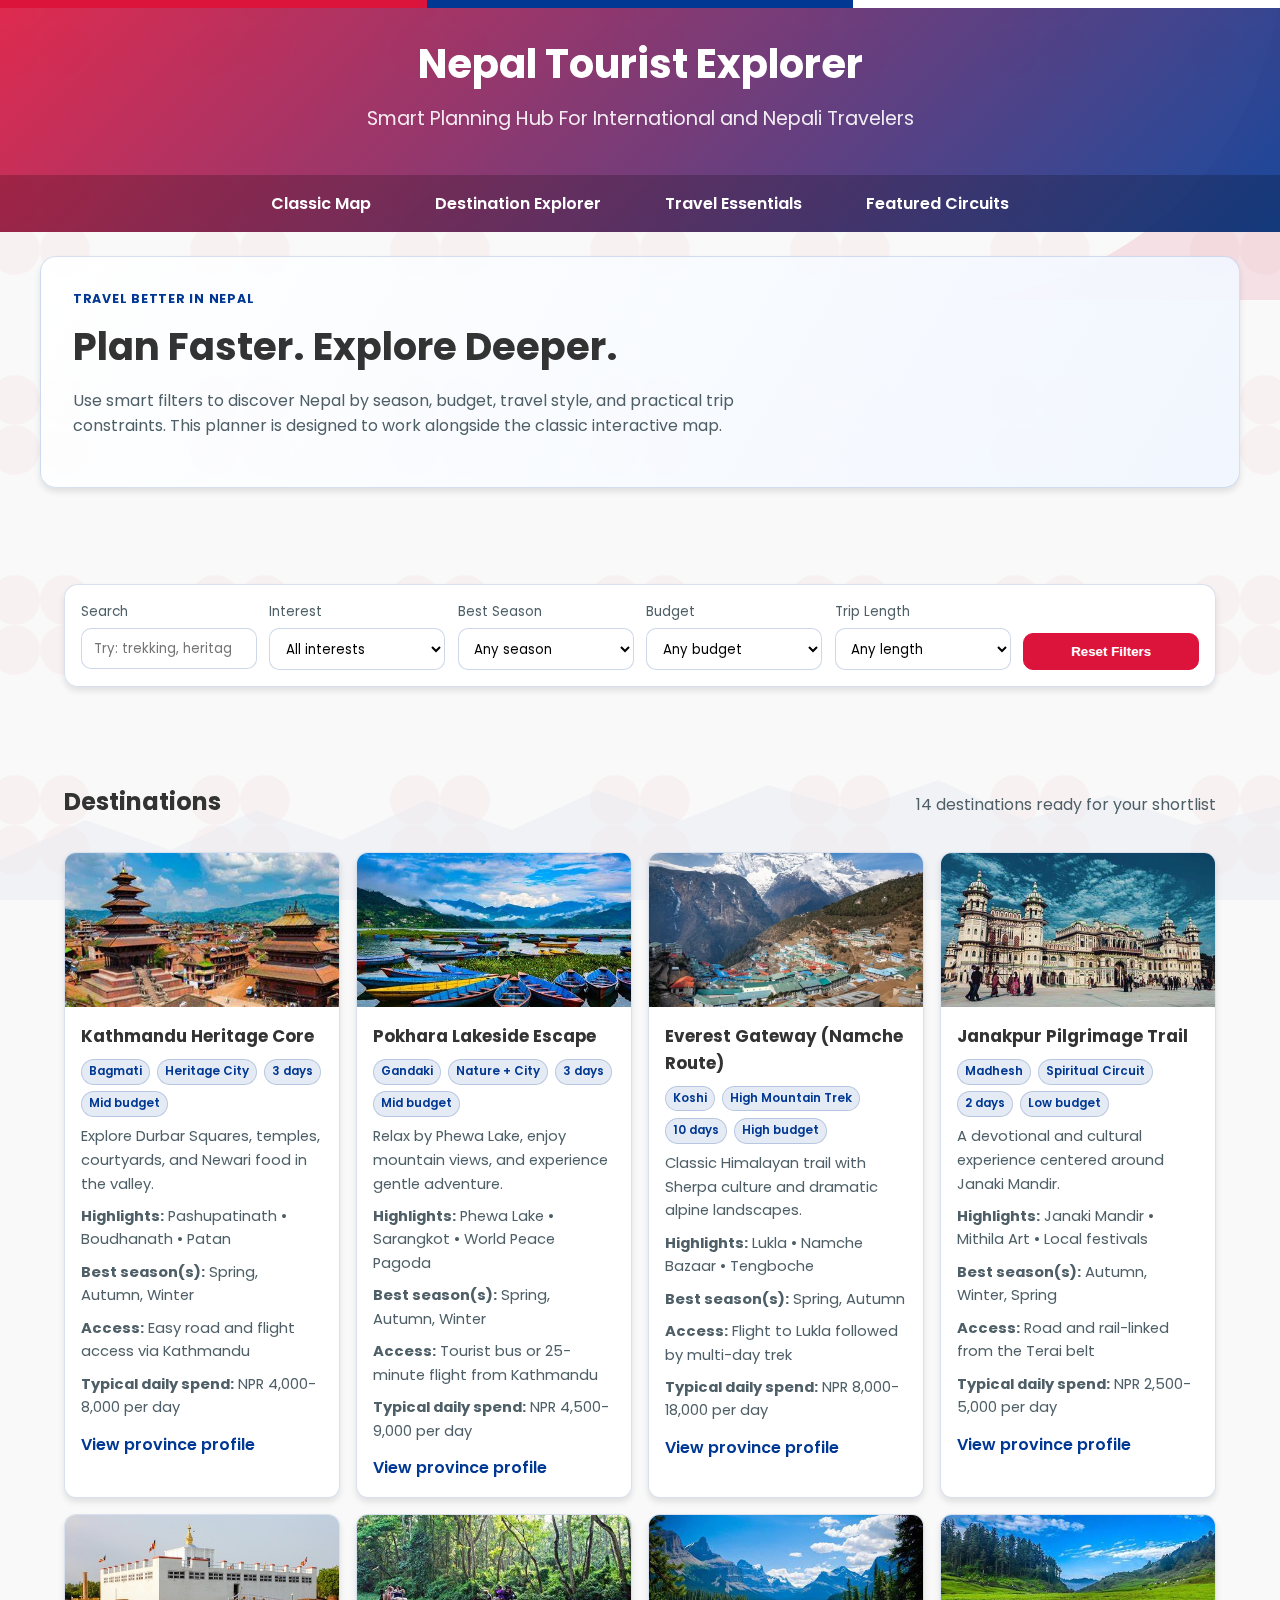
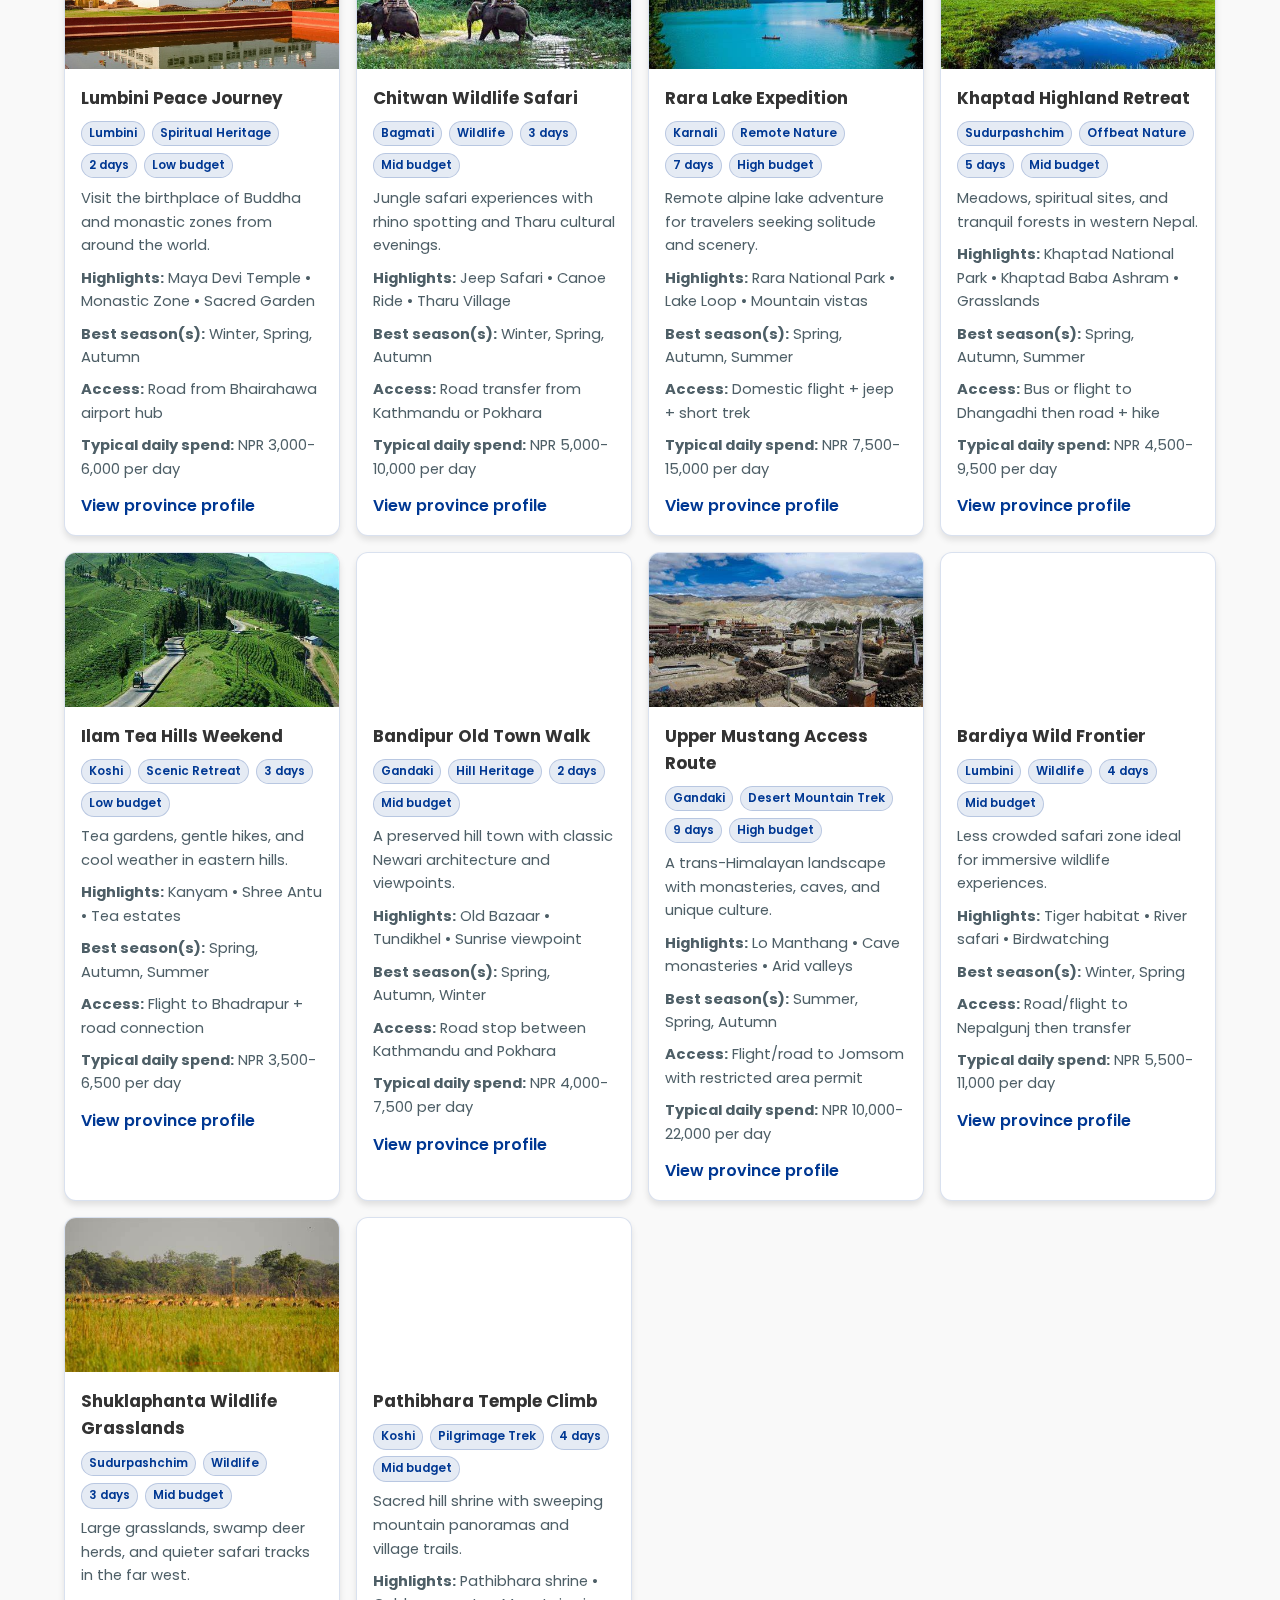
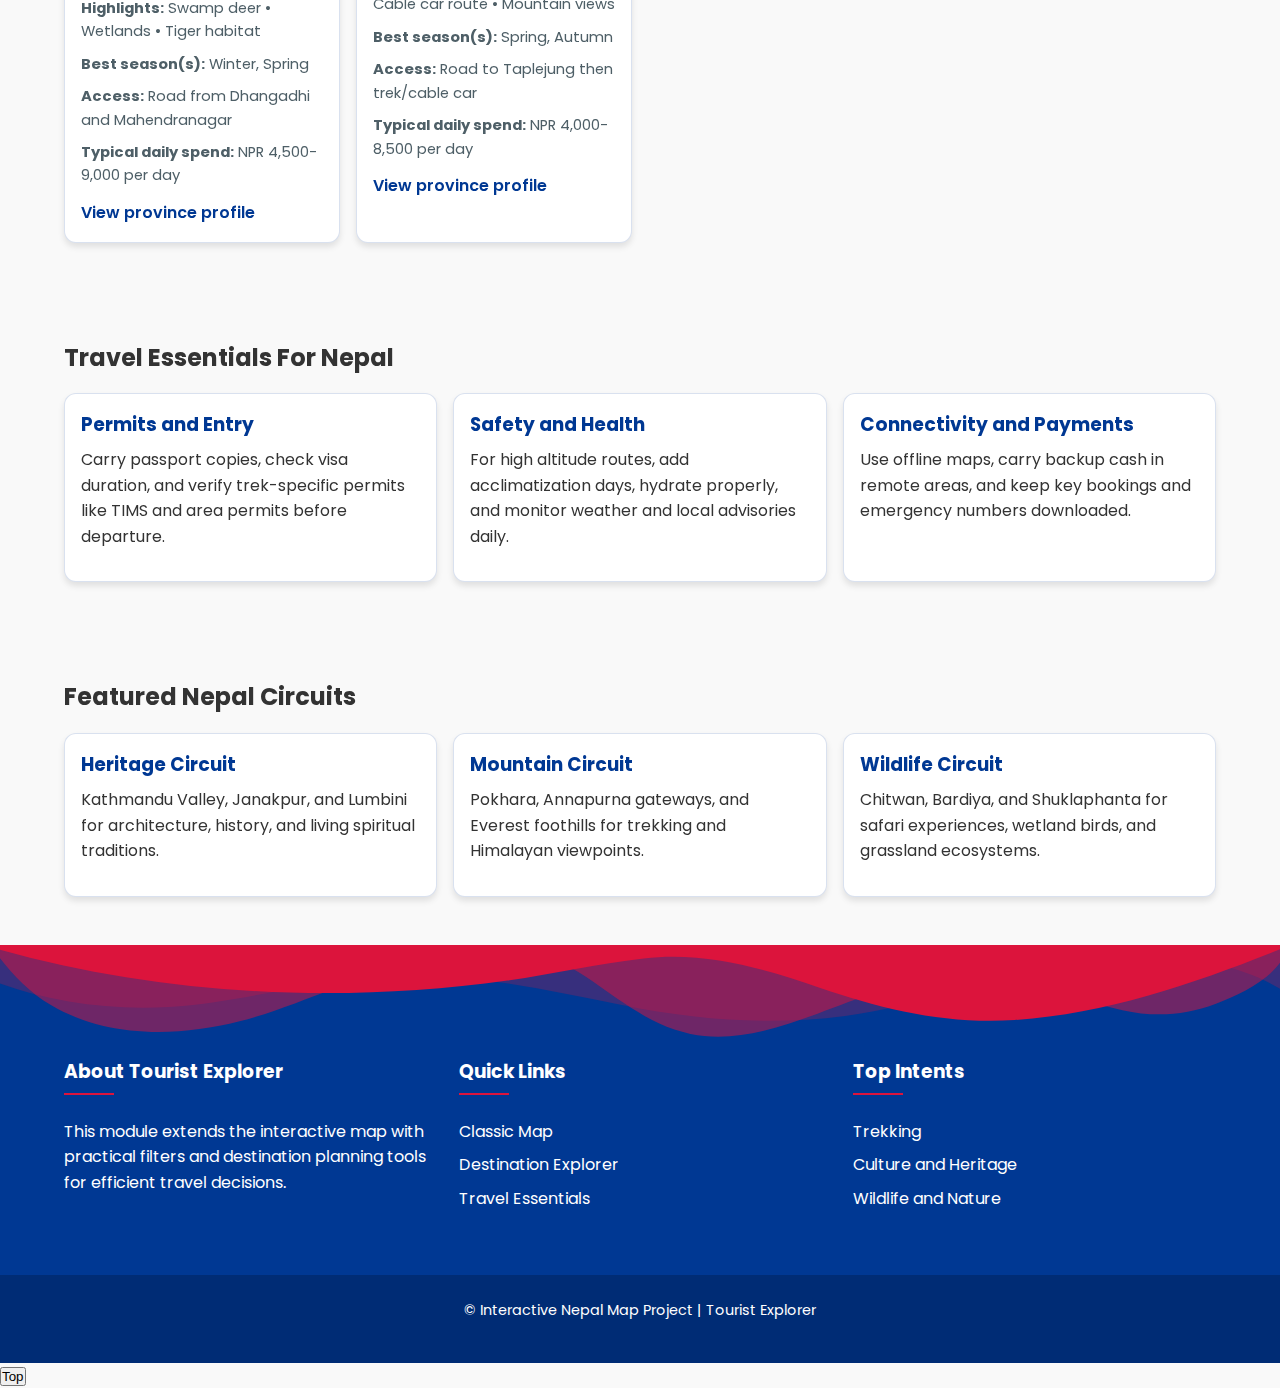
<file: explore/index.html>
<!DOCTYPE html>
<html lang="en">
<head>
  <meta charset="UTF-8">
  <meta name="viewport" content="width=device-width, initial-scale=1.0">
  <title>Nepal Tourist Explorer</title>
  <meta name="description" content="Find destinations in Nepal by season, budget, and interests.">
  <link href="https://fonts.googleapis.com/css2?family=Poppins:wght@400;600;700&family=Hind+Siliguri:wght@400;600&display=swap" rel="stylesheet">
  <link rel="stylesheet" href="../css/style.css">
  <link rel="stylesheet" href="css/explore.css">
</head>
<body class="explore-page">
  <header class="header">
    <div class="flag-colors">
      <div class="crimson"></div>
      <div class="blue"></div>
      <div class="white"></div>
    </div>
    <div class="header-content">
      <h1>Nepal Tourist Explorer</h1>
      <p class="subtitle">Smart Planning Hub For International and Nepali Travelers</p>
    </div>
    <nav class="navbar" aria-label="Primary">
      <ul>
        <li><a href="../index.html">Classic Map</a></li>
        <li><a href="#destination-explorer">Destination Explorer</a></li>
        <li><a href="#travel-essentials">Travel Essentials</a></li>
        <li><a href="#featured-circuits">Featured Circuits</a></li>
      </ul>
    </nav>
  </header>

  <main class="explore-main">
    <section class="hero section">
      <div class="container hero-content">
        <p class="eyebrow">Travel Better In Nepal</p>
        <h2>Plan Faster. Explore Deeper.</h2>
        <p class="hero-text">Use smart filters to discover Nepal by season, budget, travel style, and practical trip constraints. This planner is designed to work alongside the classic interactive map.</p>
      </div>
    </section>

    <section id="destination-explorer" class="controls section" aria-label="Destination filters">
      <div class="container">
        <div class="control-grid">
          <label>
            Search
            <input id="searchInput" type="search" placeholder="Try: trekking, heritage, wildlife" />
          </label>

          <label>
            Interest
            <select id="interestSelect">
              <option value="">All interests</option>
              <option value="Trekking">Trekking</option>
              <option value="Culture">Culture</option>
              <option value="Spiritual">Spiritual</option>
              <option value="Wildlife">Wildlife</option>
              <option value="Food">Food</option>
              <option value="Family">Family</option>
            </select>
          </label>

          <label>
            Best Season
            <select id="seasonSelect">
              <option value="">Any season</option>
              <option value="Spring">Spring</option>
              <option value="Summer">Summer</option>
              <option value="Autumn">Autumn</option>
              <option value="Winter">Winter</option>
            </select>
          </label>

          <label>
            Budget
            <select id="budgetSelect">
              <option value="">Any budget</option>
              <option value="Low">Low</option>
              <option value="Mid">Mid</option>
              <option value="High">High</option>
            </select>
          </label>

          <label>
            Trip Length
            <select id="durationSelect">
              <option value="">Any length</option>
              <option value="short">1-3 days</option>
              <option value="medium">4-7 days</option>
              <option value="long">8+ days</option>
            </select>
          </label>

          <button id="resetBtn" class="reset-btn" type="button">Reset Filters</button>
        </div>
      </div>
    </section>

    <section class="results section" aria-live="polite">
      <div class="container">
        <div class="results-header">
          <h2>Destinations</h2>
          <p id="resultCount">Loading...</p>
        </div>
        <div id="cardGrid" class="card-grid"></div>
        <p id="emptyState" class="empty-state" hidden>No destinations match these filters yet. Try fewer filters.</p>
      </div>
    </section>

    <section id="travel-essentials" class="section">
      <div class="container">
        <h2>Travel Essentials For Nepal</h2>
        <div class="essentials-grid">
          <article class="essential-card">
            <h3>Permits and Entry</h3>
            <p>Carry passport copies, check visa duration, and verify trek-specific permits like TIMS and area permits before departure.</p>
          </article>
          <article class="essential-card">
            <h3>Safety and Health</h3>
            <p>For high altitude routes, add acclimatization days, hydrate properly, and monitor weather and local advisories daily.</p>
          </article>
          <article class="essential-card">
            <h3>Connectivity and Payments</h3>
            <p>Use offline maps, carry backup cash in remote areas, and keep key bookings and emergency numbers downloaded.</p>
          </article>
        </div>
      </div>
    </section>

    <section id="featured-circuits" class="section">
      <div class="container">
        <h2>Featured Nepal Circuits</h2>
        <div class="circuit-grid">
          <article class="circuit-card">
            <h3>Heritage Circuit</h3>
            <p>Kathmandu Valley, Janakpur, and Lumbini for architecture, history, and living spiritual traditions.</p>
          </article>
          <article class="circuit-card">
            <h3>Mountain Circuit</h3>
            <p>Pokhara, Annapurna gateways, and Everest foothills for trekking and Himalayan viewpoints.</p>
          </article>
          <article class="circuit-card">
            <h3>Wildlife Circuit</h3>
            <p>Chitwan, Bardiya, and Shuklaphanta for safari experiences, wetland birds, and grassland ecosystems.</p>
          </article>
        </div>
      </div>
    </section>
  </main>

  <footer class="footer">
    <div class="mountain-silhouette"></div>
    <div class="footer-content">
      <div class="footer-section">
        <h3>About Tourist Explorer</h3>
        <p>This module extends the interactive map with practical filters and destination planning tools for efficient travel decisions.</p>
      </div>
      <div class="footer-section">
        <h3>Quick Links</h3>
        <ul>
          <li><a href="../index.html">Classic Map</a></li>
          <li><a href="#destination-explorer">Destination Explorer</a></li>
          <li><a href="#travel-essentials">Travel Essentials</a></li>
        </ul>
      </div>
      <div class="footer-section">
        <h3>Top Intents</h3>
        <ul>
          <li>Trekking</li>
          <li>Culture and Heritage</li>
          <li>Wildlife and Nature</li>
        </ul>
      </div>
    </div>
    <div class="footer-bottom">
      <p>&copy; Interactive Nepal Map Project | Tourist Explorer</p>
    </div>
  </footer>

  <script src="js/explore.js" defer></script>
</body>
</html>
</file>
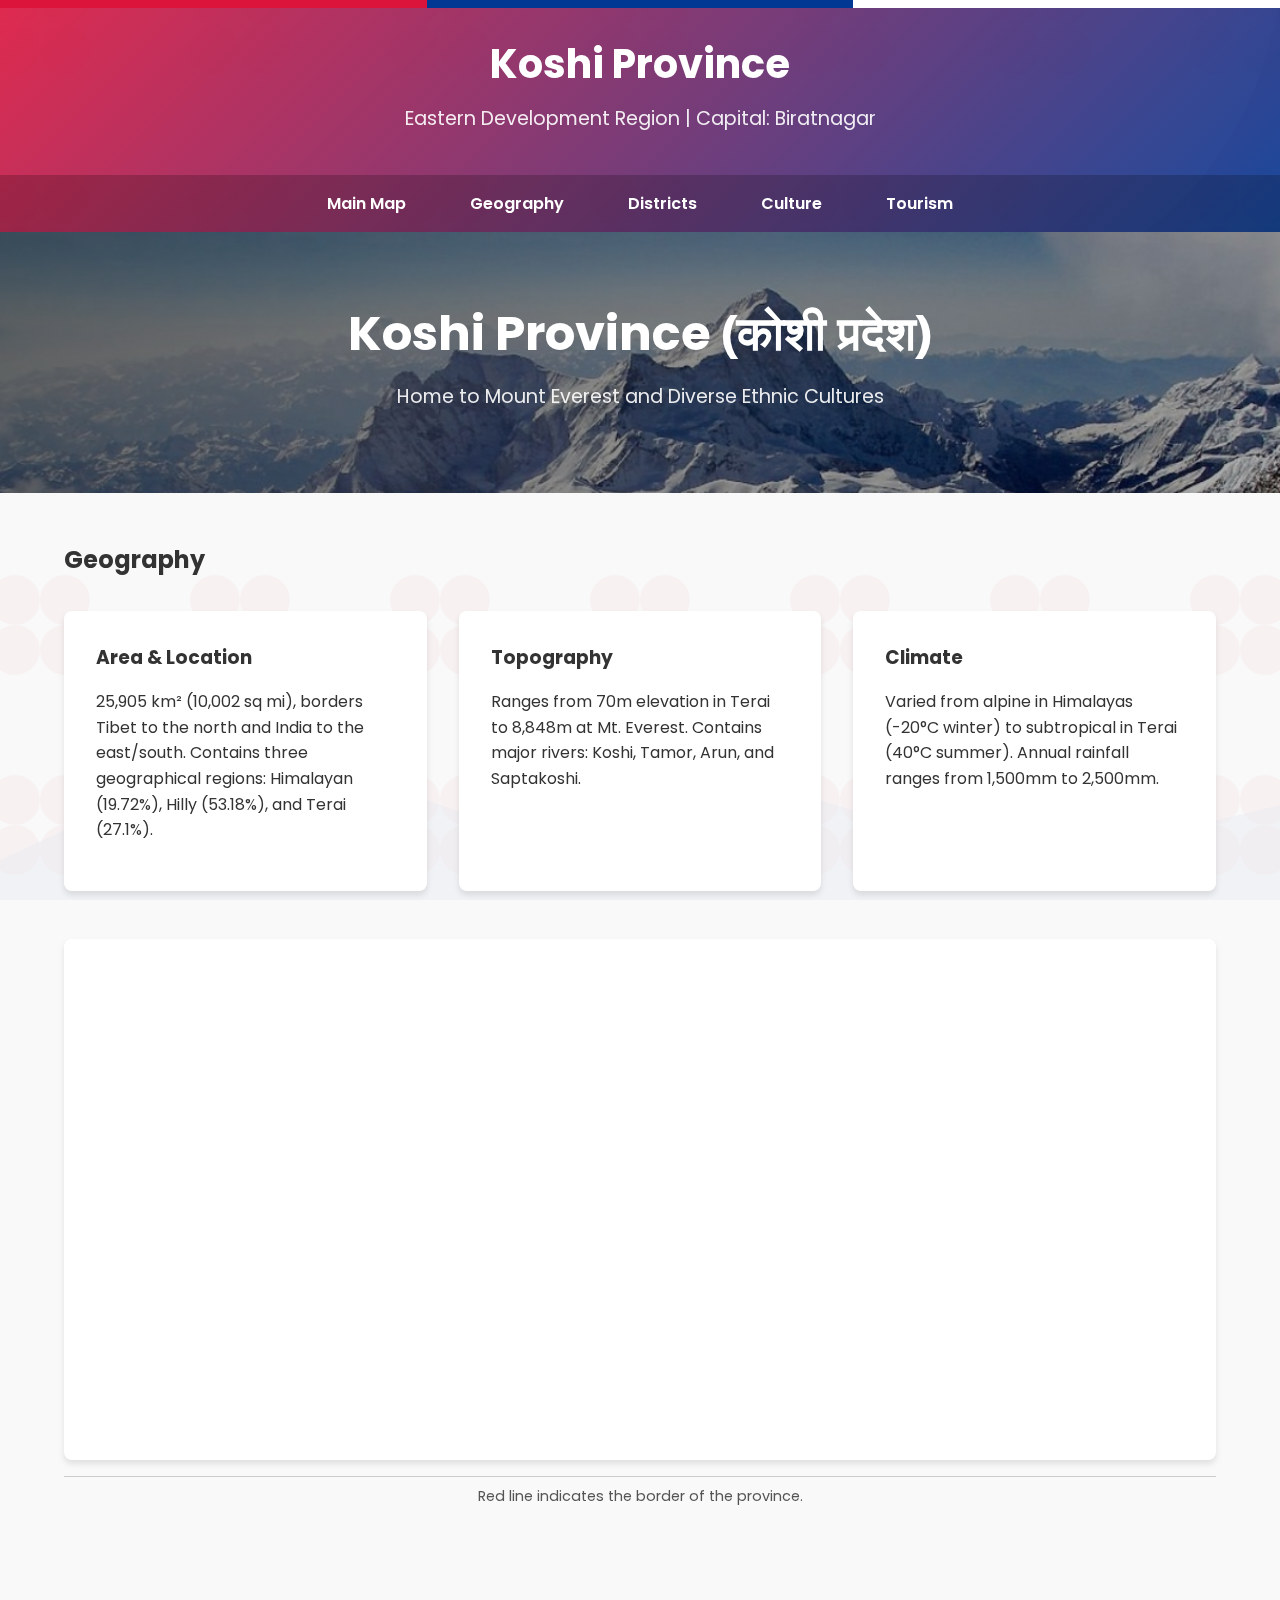
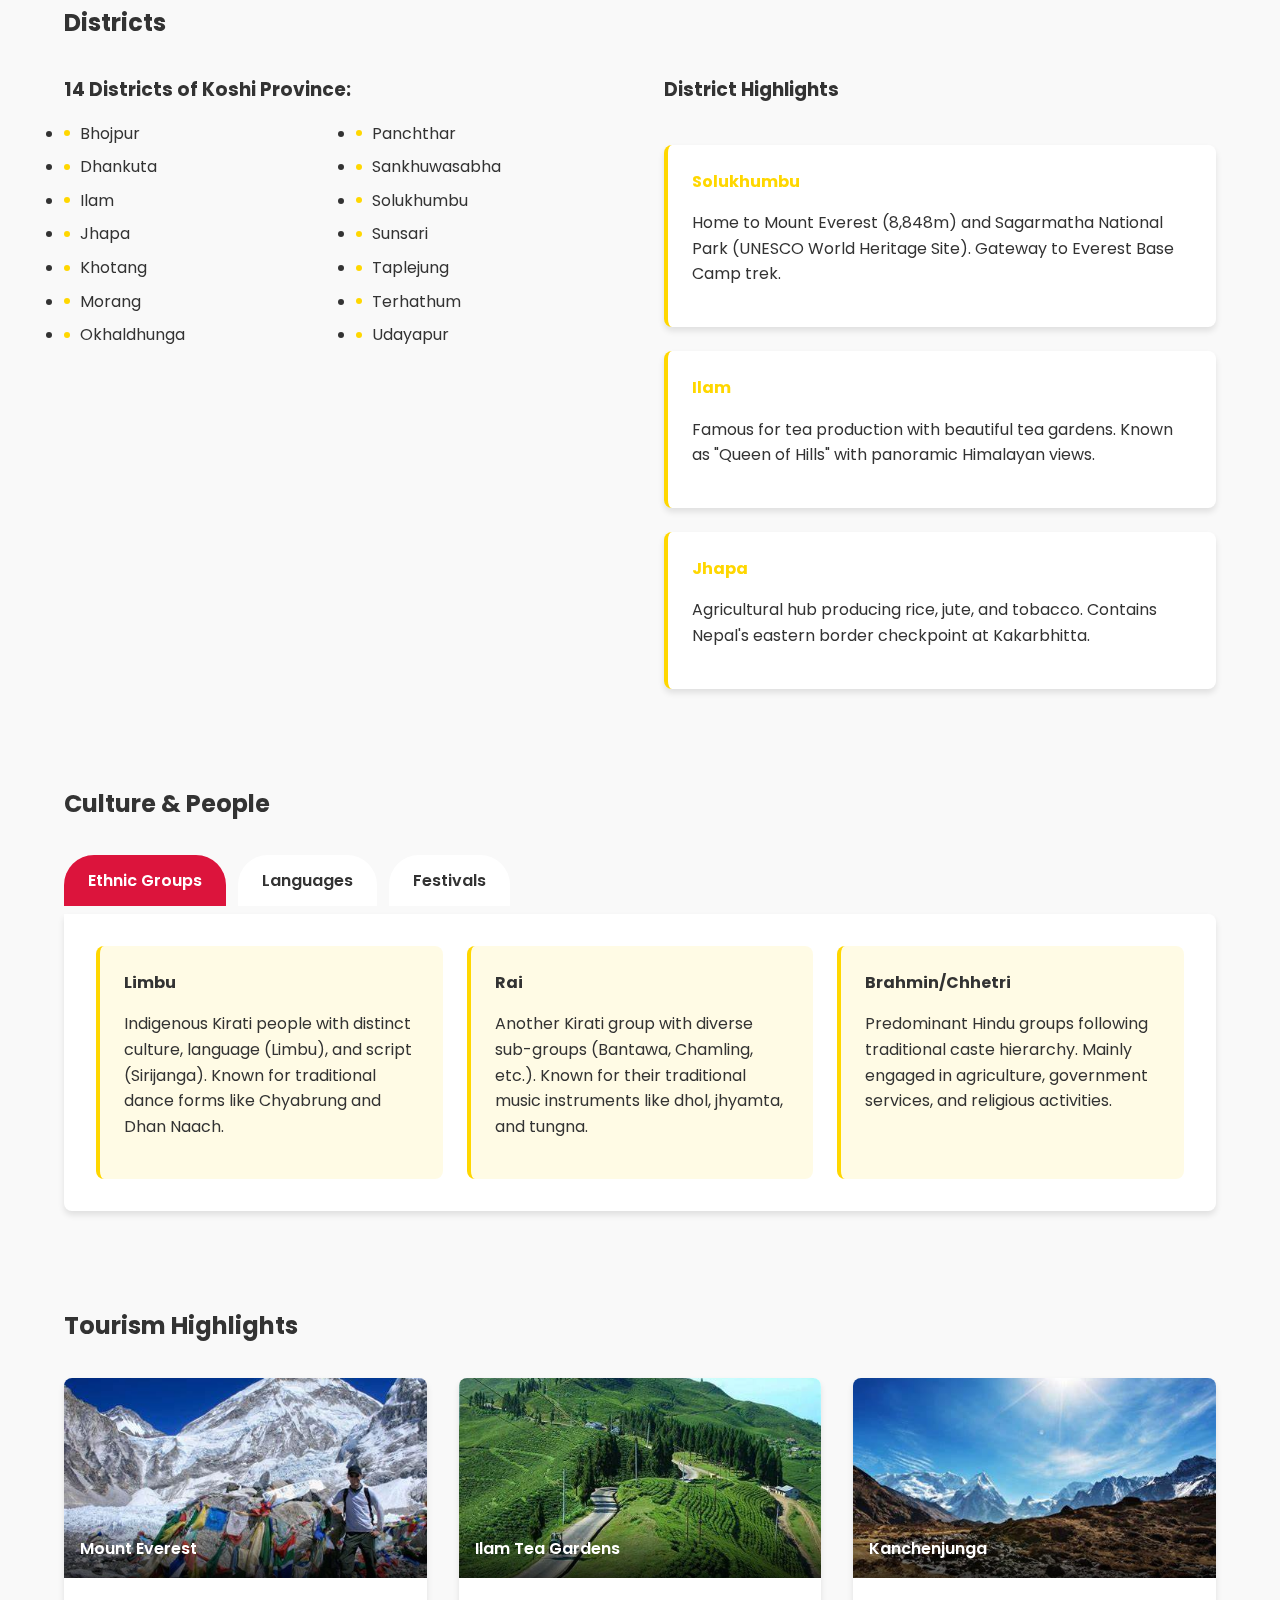
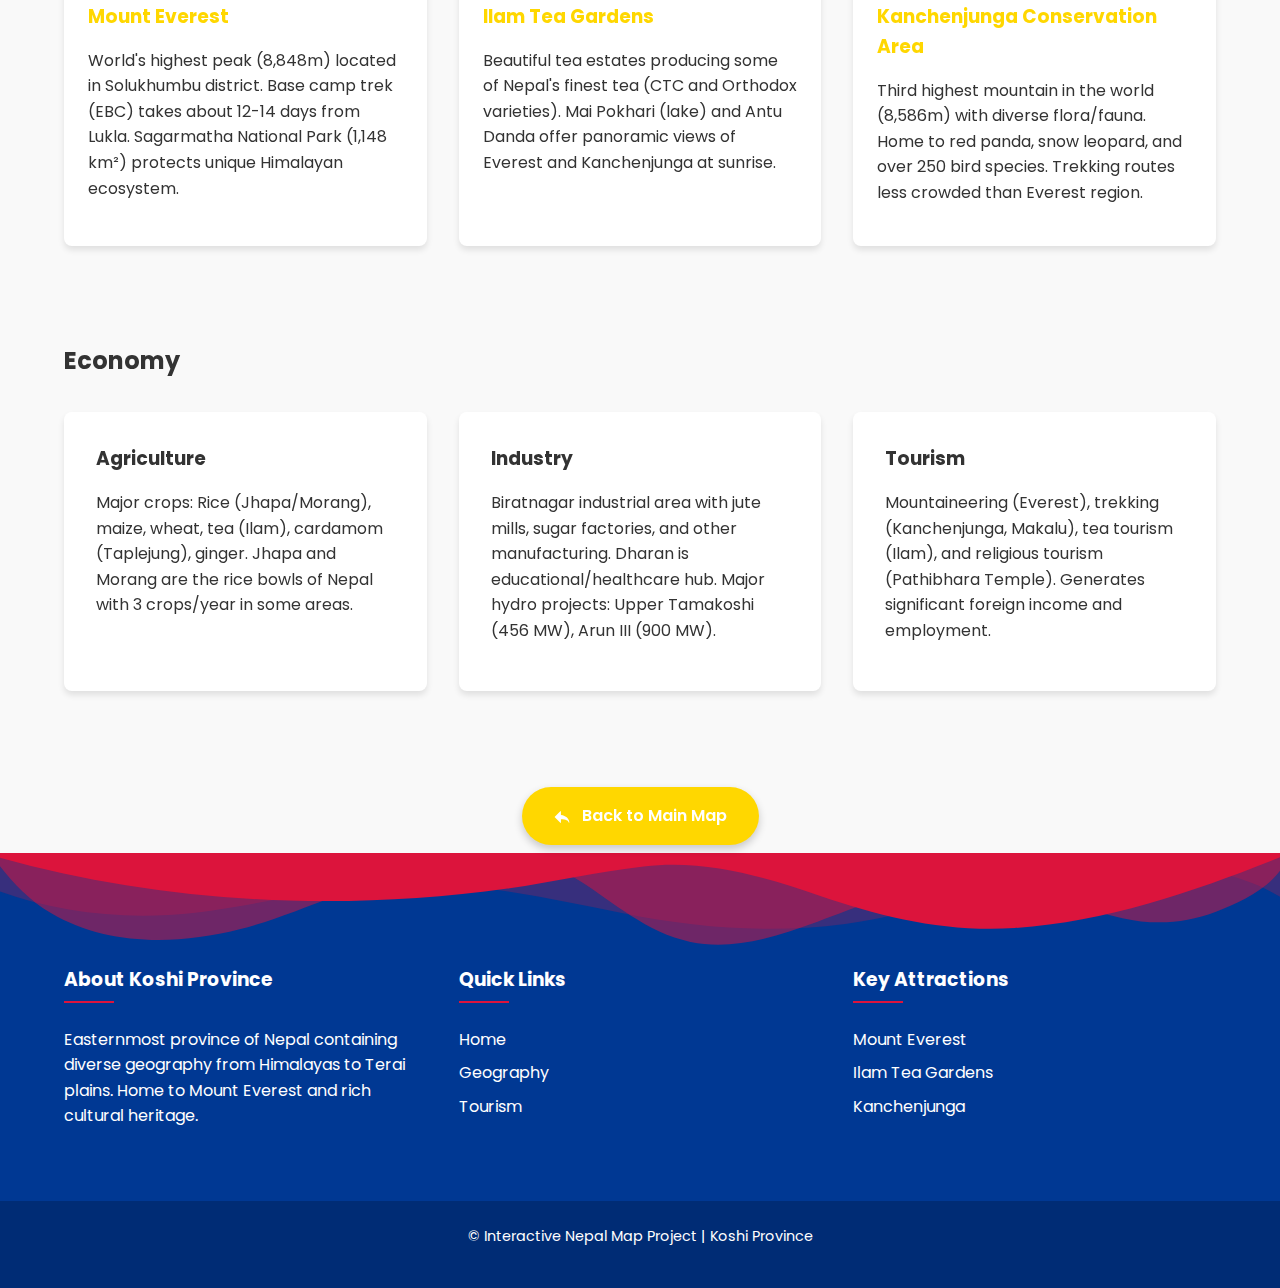
<file: provinces/province1.html>
<!DOCTYPE html>
<html lang="en">
<head>
    <meta charset="UTF-8">
    <meta name="viewport" content="width=device-width, initial-scale=1.0">
    <title>Koshi Province - Interactive Nepal Map</title>
    <link rel="stylesheet" href="../css/style.css">
    <link href="https://fonts.googleapis.com/css2?family=Poppins:wght@400;600;700&family=Hind+Siliguri:wght@400;600&display=swap" rel="stylesheet">
    <style>
        /* Province-specific styles */
        .province-hero {
            background-image: url('../assets/images/koshi-bg.jpg');
            background-size: cover;
        }
        
        /* Province-specific colors */
        .highlight-card h4,
        .tourism-content h3 {
            color: var(--province-1);
        }
        
        .ethnic-card,
        .language-card,
        .festival-card {
            border-left-color: var(--province-1);
        }
        
        .back-button {
            background-color: var(--province-1);
        }
    </style>
</head>
<body class="province-1-page">
    <header class="header">
        <div class="flag-colors">
            <div class="crimson"></div>
            <div class="blue"></div>
            <div class="white"></div>
        </div>
        <div class="header-content">
            <h1>Koshi Province</h1>
            <p class="subtitle">Eastern Development Region | Capital: Biratnagar</p>
        </div>
        <nav class="navbar">
            <ul>
                <li><a href="../index.html">Main Map</a></li>
                <li><a href="#geography">Geography</a></li>
                <li><a href="#districts">Districts</a></li>
                <li><a href="#culture">Culture</a></li>
                <li><a href="#tourism">Tourism</a></li>
            </ul>
        </nav>
    </header>

    <main class="province-container">
        <section class="province-hero province-1-bg">
            <div class="container">
                <div class="province-title">
                    <h2>Koshi Province <span>(कोशी प्रदेश)</span></h2>
                    <p>Home to Mount Everest and Diverse Ethnic Cultures</p>
                </div>
            </div>
        </section>

        <section id="geography" class="section province-section">
            <div class="container">
                <h2>Geography</h2>
                <div class="geo-grid">
                    <div class="geo-card">
                        <h3>Area & Location</h3>
                        <p>25,905 km² (10,002 sq mi), borders Tibet to the north and India to the east/south. Contains three geographical regions: Himalayan (19.72%), Hilly (53.18%), and Terai (27.1%).</p>
                    </div>
                    <div class="geo-card">
                        <h3>Topography</h3>
                        <p>Ranges from 70m elevation in Terai to 8,848m at Mt. Everest. Contains major rivers: Koshi, Tamor, Arun, and Saptakoshi.</p>
                    </div>
                    <div class="geo-card">
                        <h3>Climate</h3>
                        <p>Varied from alpine in Himalayas (-20°C winter) to subtropical in Terai (40°C summer). Annual rainfall ranges from 1,500mm to 2,500mm.</p>
                    </div>
                </div>
                
                <div class="province-map-container">
                    <iframe class="province-map" src="https://www.google.com/maps/embed?pb=!1m18!1m12!1m3!1d1816495.6938409375!2d85.85907465153413!3d27.224070553550863!2m3!1f0!2f0!3f0!3m2!1i1024!2i768!4f13.1!3m3!1m2!1s0x39e8d6deb2163325%3A0xc61e3baae645e361!2sKoshi%20Province!5e0!3m2!1sen!2snp!4v1744557637170!5m2!1sen!2snp"></iframe>
                </div>
                <div class="province-note">Red line indicates the border of the province.</div>
            </div>
        </section>

        <section id="districts" class="section province-section">
            <div class="container">
                <h2>Districts</h2>
                <div class="districts-content">
                    <div class="districts-list">
                        <h3>14 Districts of Koshi Province:</h3>
                        <ul>
                            <li>Bhojpur</li>
                            <li>Dhankuta</li>
                            <li>Ilam</li>
                            <li>Jhapa</li>
                            <li>Khotang</li>
                            <li>Morang</li>
                            <li>Okhaldhunga</li>
                            <li>Panchthar</li>
                            <li>Sankhuwasabha</li>
                            <li>Solukhumbu</li>
                            <li>Sunsari</li>
                            <li>Taplejung</li>
                            <li>Terhathum</li>
                            <li>Udayapur</li>
                        </ul>
                    </div>
                    <div class="district-highlights">
                        <h3>District Highlights</h3>
                        <div class="highlight-card">
                            <h4>Solukhumbu</h4>
                            <p>Home to Mount Everest (8,848m) and Sagarmatha National Park (UNESCO World Heritage Site). Gateway to Everest Base Camp trek.</p>
                        </div>
                        <div class="highlight-card">
                            <h4>Ilam</h4>
                            <p>Famous for tea production with beautiful tea gardens. Known as "Queen of Hills" with panoramic Himalayan views.</p>
                        </div>
                        <div class="highlight-card">
                            <h4>Jhapa</h4>
                            <p>Agricultural hub producing rice, jute, and tobacco. Contains Nepal's eastern border checkpoint at Kakarbhitta.</p>
                        </div>
                    </div>
                </div>
            </div>
        </section>

        <section id="culture" class="section province-section">
            <div class="container">
                <h2>Culture & People</h2>
                <div class="culture-tabs">
                    <input type="radio" name="culture-tab" id="tab1" checked>
                    <label for="tab1">Ethnic Groups</label>
                    
                    <input type="radio" name="culture-tab" id="tab2">
                    <label for="tab2">Languages</label>
                    
                    <input type="radio" name="culture-tab" id="tab3">
                    <label for="tab3">Festivals</label>
                    
                    <div class="tab-content" id="tab1-content">
                        <div class="ethnic-grid">
                            <div class="ethnic-card">
                                <h4>Limbu</h4>
                                <p>Indigenous Kirati people with distinct culture, language (Limbu), and script (Sirijanga). Known for traditional dance forms like Chyabrung and Dhan Naach.</p>
                            </div>
                            <div class="ethnic-card">
                                <h4>Rai</h4>
                                <p>Another Kirati group with diverse sub-groups (Bantawa, Chamling, etc.). Known for their traditional music instruments like dhol, jhyamta, and tungna.</p>
                            </div>
                            <div class="ethnic-card">
                                <h4>Brahmin/Chhetri</h4>
                                <p>Predominant Hindu groups following traditional caste hierarchy. Mainly engaged in agriculture, government services, and religious activities.</p>
                            </div>
                        </div>
                    </div>
                    
                    <div class="tab-content" id="tab2-content">
                        <div class="language-grid">
                            <div class="language-card">
                                <h4>Nepali</h4>
                                <p>Official language spoken by majority (approx. 44%). Common medium of communication across all districts.</p>
                            </div>
                            <div class="language-card">
                                <h4>Maithili</h4>
                                <p>Spoken in southern districts (approx. 18%), especially in Morang, Sunsari, and Jhapa.</p>
                            </div>
                            <div class="language-card">
                                <h4>Limbu</h4>
                                <p>Indigenous language with its own script (approx. 8%), primarily in Taplejung, Panchthar, and Ilam.</p>
                            </div>
                        </div>
                    </div>
                    
                    <div class="tab-content" id="tab3-content">
                        <div class="festival-grid">
                            <div class="festival-card">
                                <h4>Sakela</h4>
                                <p>Main festival of Kirati people celebrating nature and ancestors. Performed twice yearly (Ubhauli in spring, Udhauli in winter).</p>
                            </div>
                            <div class="festival-card">
                                <h4>Chasok Tangnam</h4>
                                <p>Limbu harvest festival celebrated with traditional dance (Chyabrung) and special foods like yangben (wild mushroom) and kinema (fermented soybeans).</p>
                            </div>
                            <div class="festival-card">
                                <h4>Dashain/Tihar</h4>
                                <p>Major Hindu festivals celebrated by majority population with family gatherings, animal sacrifices, and lights/decorations.</p>
                            </div>
                        </div>
                    </div>
                </div>
            </div>
        </section>

        <section id="tourism" class="section province-section">
            <div class="container">
                <h2>Tourism Highlights</h2>
                <div class="tourism-grid">
                    <div class="tourism-card">
                        <div class="tourism-image" style="background-image: url('../assets/images/everest.jpg');">
                            <div class="site-name">Mount Everest</div>
                        </div>
                        <div class="tourism-content">
                            <h3>Mount Everest</h3>
                            <p>World's highest peak (8,848m) located in Solukhumbu district. Base camp trek (EBC) takes about 12-14 days from Lukla. Sagarmatha National Park (1,148 km²) protects unique Himalayan ecosystem.</p>
                        </div>
                    </div>
                    <div class="tourism-card">
                        <div class="tourism-image" style="background-image: url('../assets/images/ilam-tea.jpg');">
                            <div class="site-name">Ilam Tea Gardens</div>
                        </div>
                        <div class="tourism-content">
                            <h3>Ilam Tea Gardens</h3>
                            <p>Beautiful tea estates producing some of Nepal's finest tea (CTC and Orthodox varieties). Mai Pokhari (lake) and Antu Danda offer panoramic views of Everest and Kanchenjunga at sunrise.</p>
                        </div>
                    </div>
                    <div class="tourism-card">
                        <div class="tourism-image" style="background-image: url('../assets/images/kanchenjunga.jpg');">
                            <div class="site-name">Kanchenjunga</div>
                        </div>
                        <div class="tourism-content">
                            <h3>Kanchenjunga Conservation Area</h3>
                            <p>Third highest mountain in the world (8,586m) with diverse flora/fauna. Home to red panda, snow leopard, and over 250 bird species. Trekking routes less crowded than Everest region.</p>
                        </div>
                    </div>
                </div>
            </div>
        </section>

        <section id="economy" class="section province-section">
            <div class="container">
                <h2>Economy</h2>
                <div class="economy-grid">
                    <div class="economy-card">
                        <h3>Agriculture</h3>
                        <p>Major crops: Rice (Jhapa/Morang), maize, wheat, tea (Ilam), cardamom (Taplejung), ginger. Jhapa and Morang are the rice bowls of Nepal with 3 crops/year in some areas.</p>
                    </div>
                    <div class="economy-card">
                        <h3>Industry</h3>
                        <p>Biratnagar industrial area with jute mills, sugar factories, and other manufacturing. Dharan is educational/healthcare hub. Major hydro projects: Upper Tamakoshi (456 MW), Arun III (900 MW).</p>
                    </div>
                    <div class="economy-card">
                        <h3>Tourism</h3>
                        <p>Mountaineering (Everest), trekking (Kanchenjunga, Makalu), tea tourism (Ilam), and religious tourism (Pathibhara Temple). Generates significant foreign income and employment.</p>
                    </div>
                </div>
            </div>
        </section>

        <div class="back-to-map">
            <a href="../index.html" class="back-button">
                <img src="../assets/icons/back-arrow.svg" alt="Back" class="back-icon">
                Back to Main Map
            </a>
        </div>
    </main>

    <footer class="footer">
        <div class="mountain-silhouette"></div>
        <div class="footer-content">
            <div class="footer-section">
                <h3>About Koshi Province</h3>
                <p>Easternmost province of Nepal containing diverse geography from Himalayas to Terai plains. Home to Mount Everest and rich cultural heritage.</p>
            </div>
            <div class="footer-section">
                <h3>Quick Links</h3>
                <ul>
                    <li><a href="../index.html">Home</a></li>
                    <li><a href="#geography">Geography</a></li>
                    <li><a href="#tourism">Tourism</a></li>
                </ul>
            </div>
            <div class="footer-section">
                <h3>Key Attractions</h3>
                <ul>
                    <li><a href="#tourism">Mount Everest</a></li>
                    <li><a href="#tourism">Ilam Tea Gardens</a></li>
                    <li><a href="#tourism">Kanchenjunga</a></li>
                </ul>
            </div>
        </div>
        <div class="footer-bottom">
            <p>&copy;  Interactive Nepal Map Project | Koshi Province</p>
        </div>
    </footer>
</body>
</html>
</file>
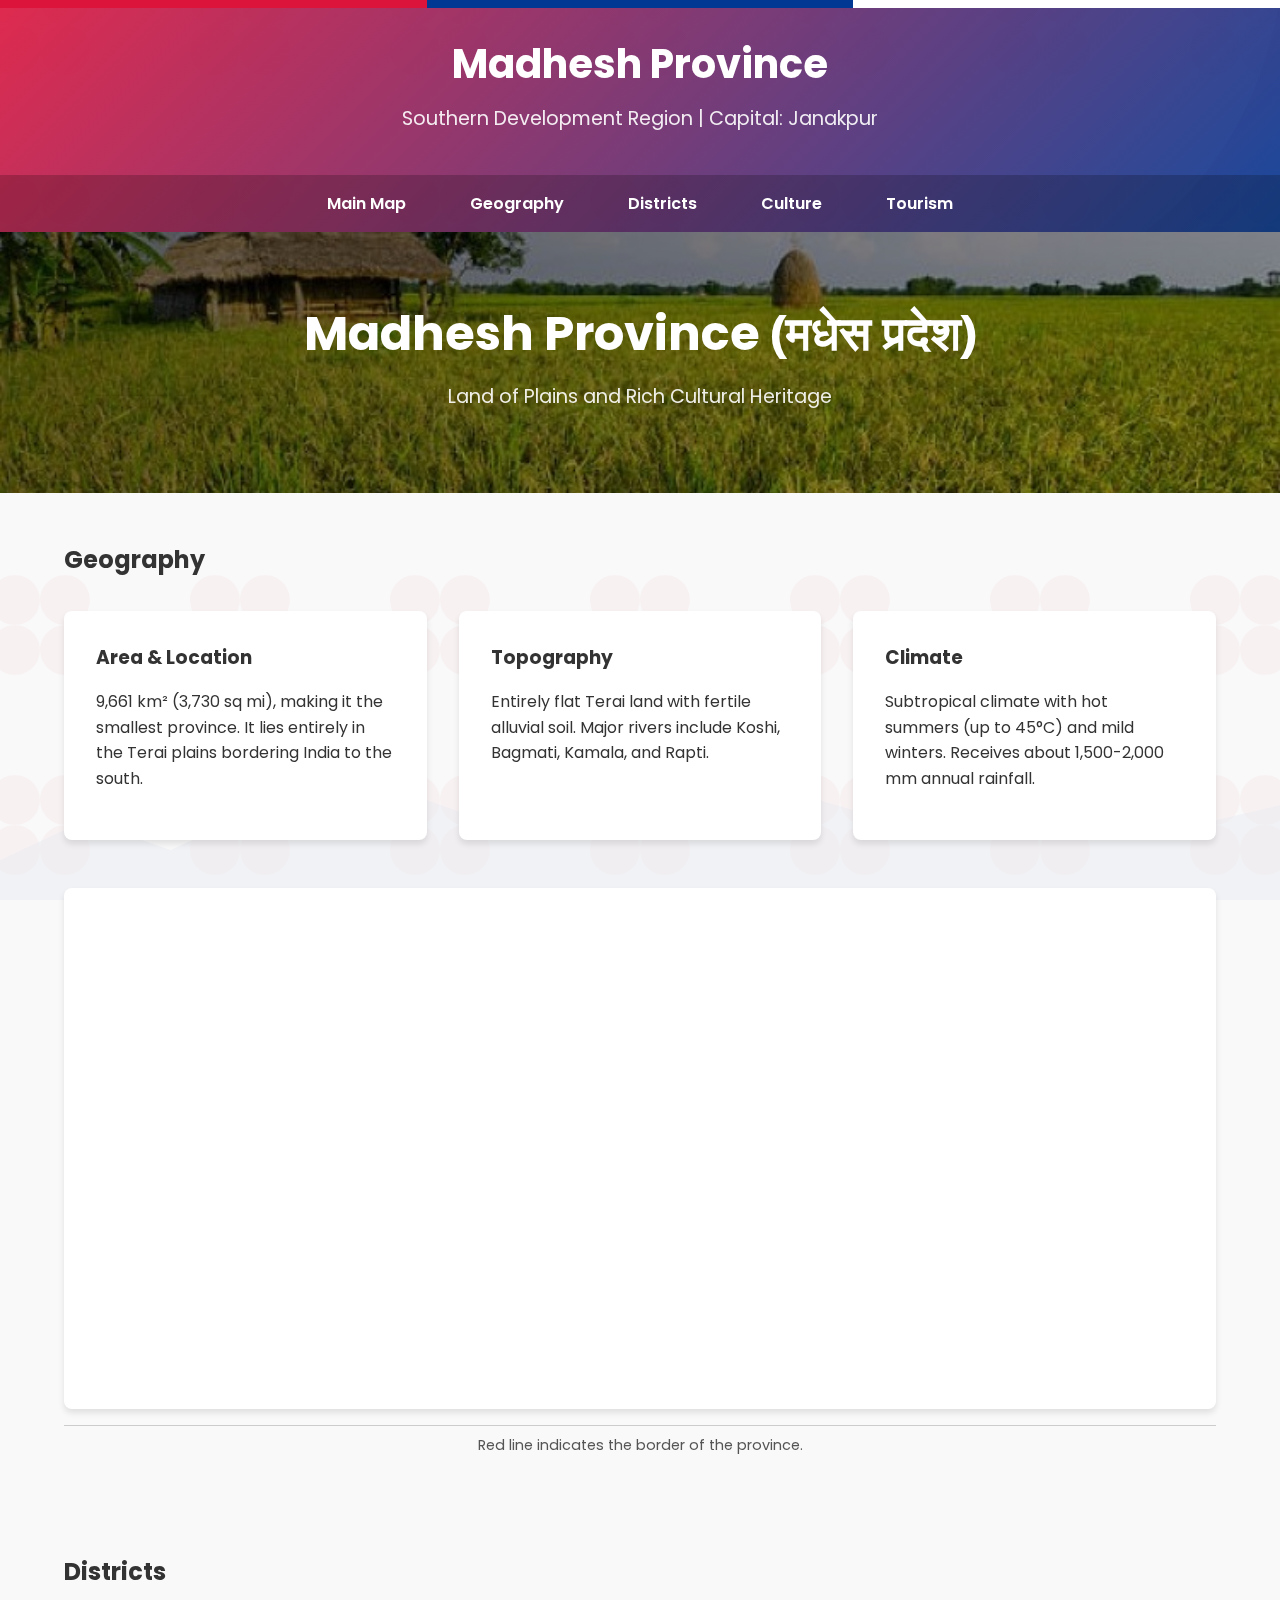
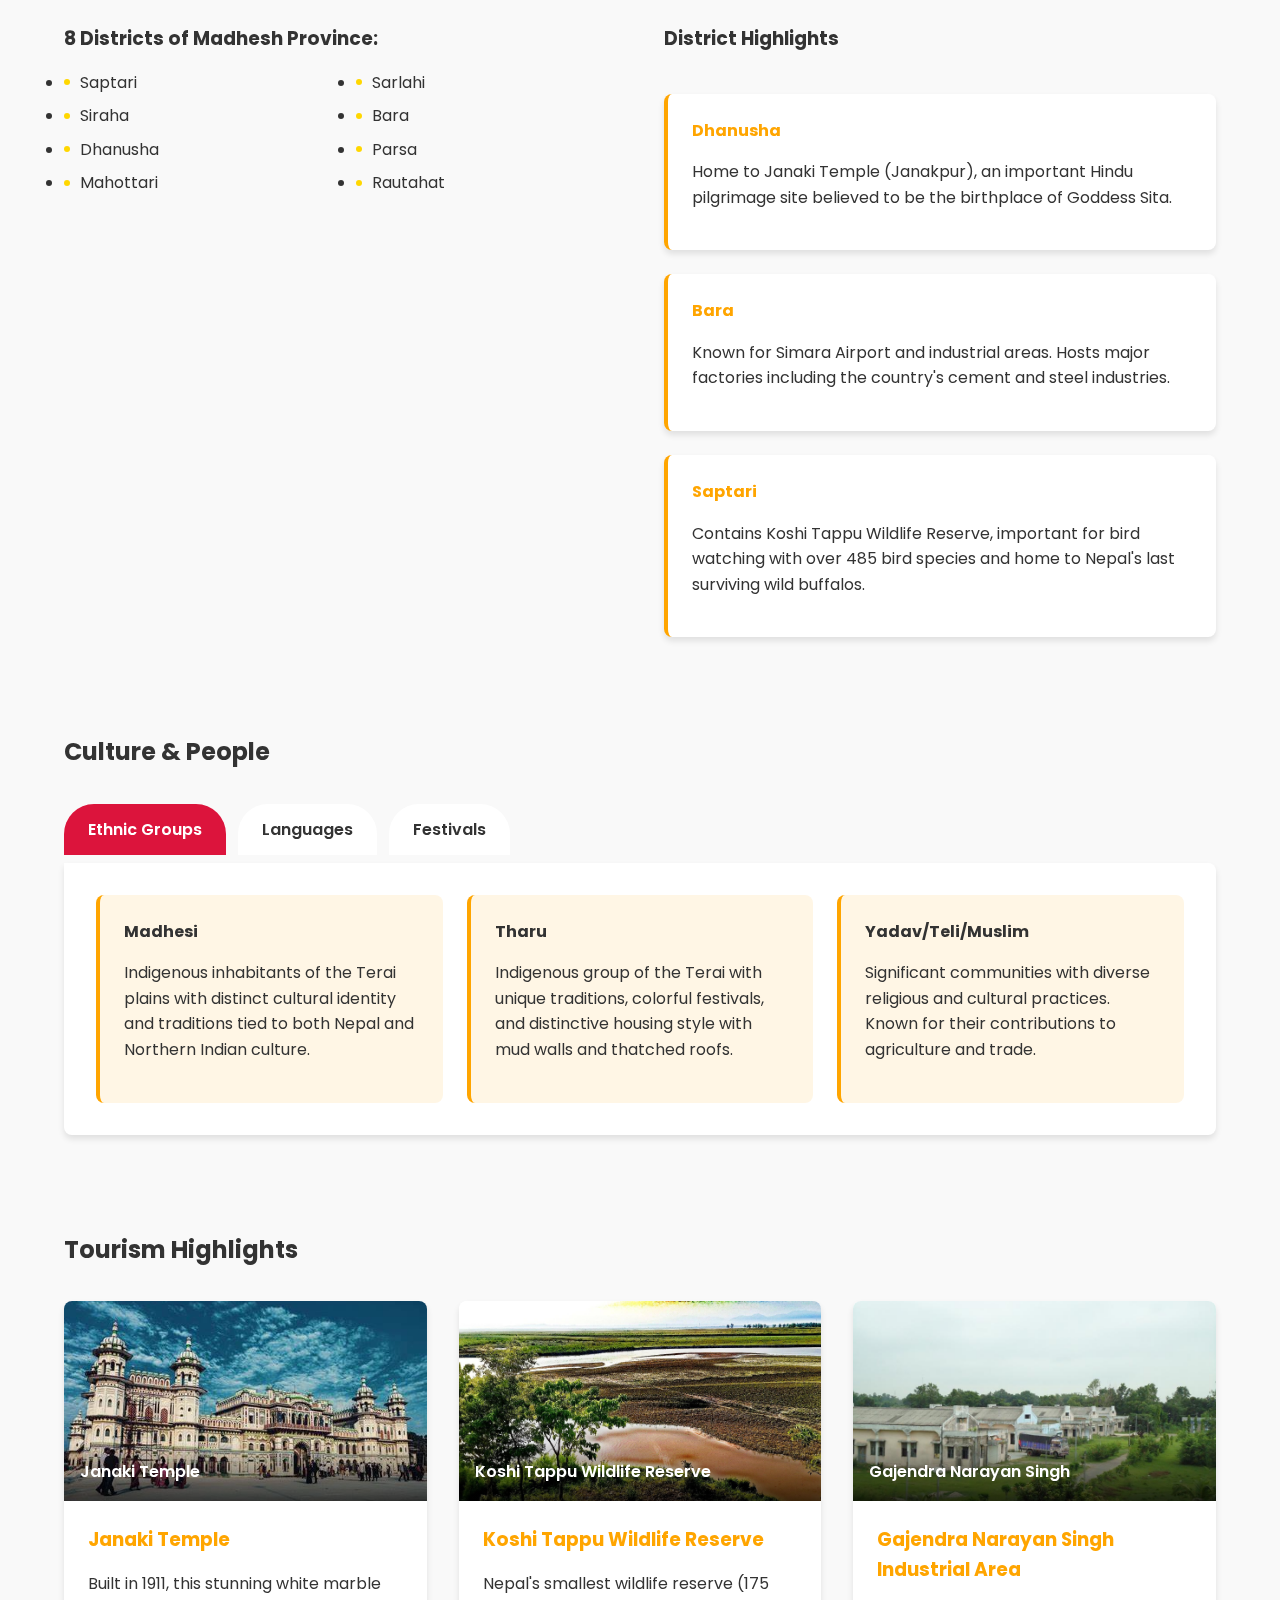
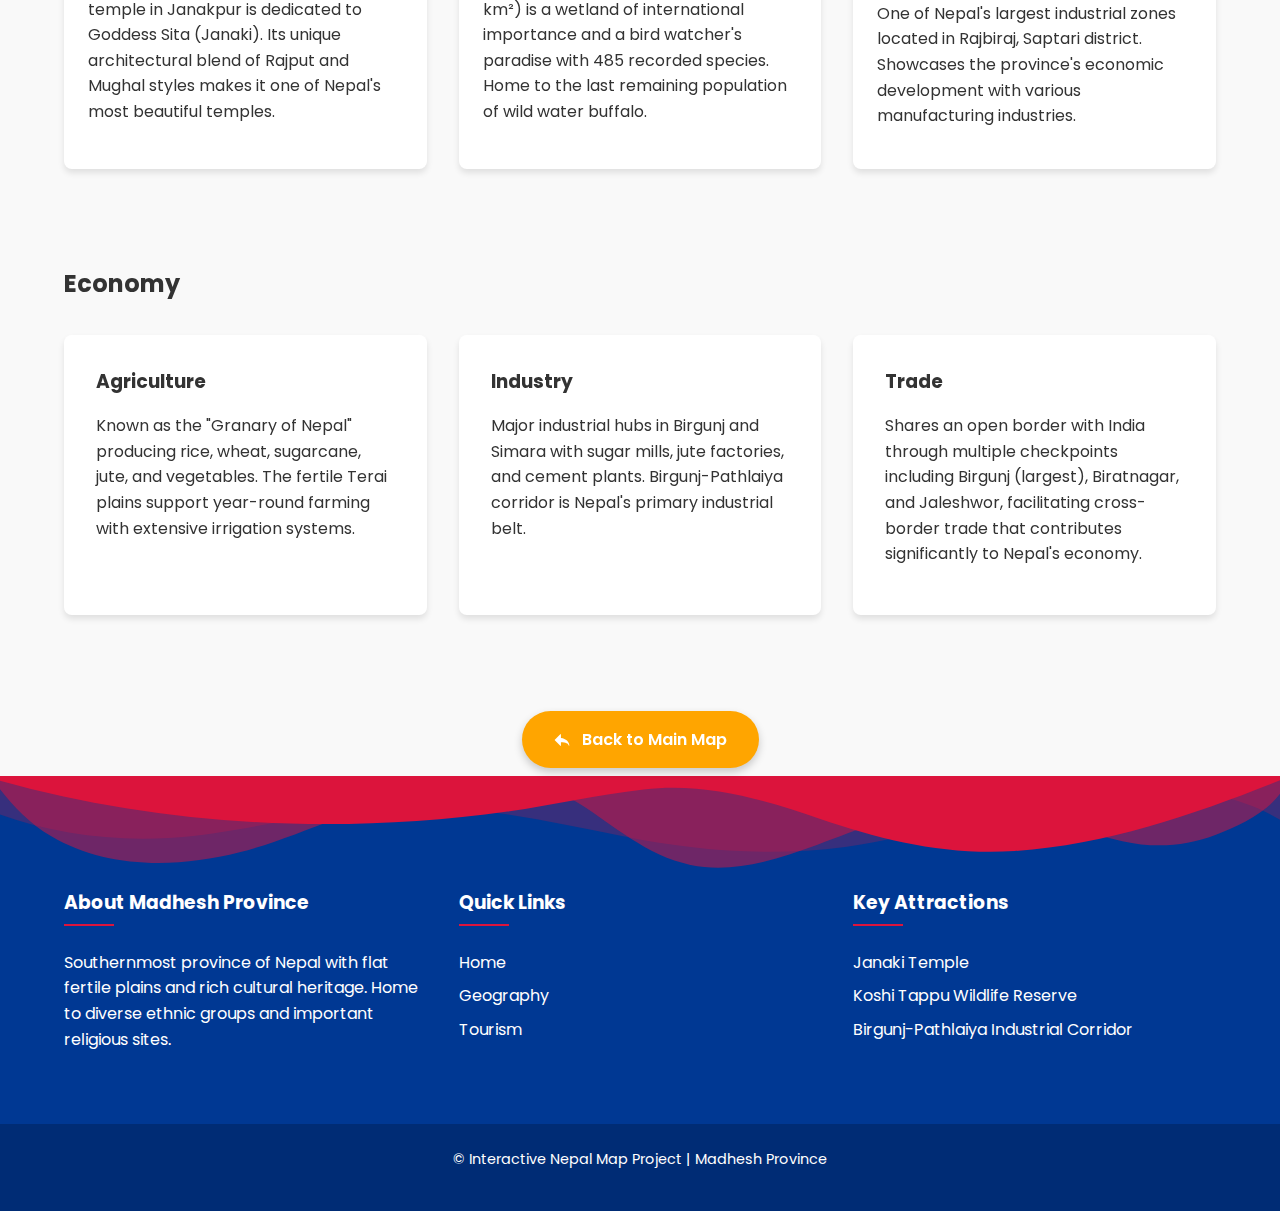
<file: provinces/province2.html>
<!DOCTYPE html>
<html lang="en">
<head>
    <meta charset="UTF-8">
    <meta name="viewport" content="width=device-width, initial-scale=1.0">
    <title>Madhesh Province - Interactive Nepal Map</title>
    <link rel="stylesheet" href="../css/style.css">
    <link href="https://fonts.googleapis.com/css2?family=Poppins:wght@400;600;700&family=Hind+Siliguri:wght@400;600&display=swap" rel="stylesheet">
    <style>
        /* Province-specific styles */
        .province-hero {
            background-image: url('../assets/images/madhesh-bg.jpg');
            background-size: cover;
        }
        
        /* Province-specific colors */
        .highlight-card h4,
        .tourism-content h3 {
            color: var(--province-2);
        }
        
        .ethnic-card,
        .language-card,
        .festival-card {
            border-left-color: var(--province-2);
            background-color: rgba(255, 165, 0, 0.1);
        }
        
        .back-button {
            background-color: var(--province-2);
        }
    </style>
</head>
<body class="province-2-page">
    <header class="header">
        <div class="flag-colors">
            <div class="crimson"></div>
            <div class="blue"></div>
            <div class="white"></div>
        </div>
        <div class="header-content">
            <h1>Madhesh Province</h1>
            <p class="subtitle">Southern Development Region | Capital: Janakpur</p>
        </div>
        <nav class="navbar">
            <ul>
                <li><a href="../index.html">Main Map</a></li>
                <li><a href="#geography">Geography</a></li>
                <li><a href="#districts">Districts</a></li>
                <li><a href="#culture">Culture</a></li>
                <li><a href="#tourism">Tourism</a></li>
            </ul>

        </nav>
    </header>

    <main class="province-container">
        <section class="province-hero province-2-bg">
            <div class="container">
                <div class="province-title">
                    <h2>Madhesh Province <span>(मधेस प्रदेश)</span></h2>
                    <p>Land of Plains and Rich Cultural Heritage</p>
                </div>
            </div>
        </section>

        <section id="geography" class="section province-section">
            <div class="container">
                <h2>Geography</h2>
                <div class="geo-grid">
                    <div class="geo-card">
                        <h3>Area & Location</h3>
                        <p>9,661 km² (3,730 sq mi), making it the smallest province. It lies entirely in the Terai plains bordering India to the south.</p>
                    </div>
                    <div class="geo-card">
                        <h3>Topography</h3>
                        <p>Entirely flat Terai land with fertile alluvial soil. Major rivers include Koshi, Bagmati, Kamala, and Rapti.</p>
                    </div>
                    <div class="geo-card">
                        <h3>Climate</h3>
                        <p>Subtropical climate with hot summers (up to 45°C) and mild winters. Receives about 1,500-2,000 mm annual rainfall.</p>
                    </div>
                </div>
                
                <div class="province-map-container">
                    <iframe class="province-map" src="https://www.google.com/maps/embed?pb=!1m18!1m12!1m3!1d3644695.1205600253!2d80.99150166714522!3d26.86307959751103!2m3!1f0!2f0!3f0!3m2!1i1024!2i768!4f13.1!3m3!1m2!1s0x39ec7e30d31857dd%3A0x4f9ad514f8d97e1!2sMadhesh%20Province!5e0!3m2!1sen!2snp!4v1744559584988!5m2!1sen!2snp"></iframe>
                </div>
                <div class="province-note">Red line indicates the border of the province.</div>
            </div>
        </section>

        <section id="districts" class="section province-section">
            <div class="container">
                <h2>Districts</h2>
                <div class="districts-content">
                    <div class="districts-list">
                        <h3>8 Districts of Madhesh Province:</h3>
                        <ul>
                            <li>Saptari</li>
                            <li>Siraha</li>
                            <li>Dhanusha</li>
                            <li>Mahottari</li>
                            <li>Sarlahi</li>
                            <li>Bara</li>
                            <li>Parsa</li>
                            <li>Rautahat</li>
                        </ul>
                    </div>
                    <div class="district-highlights">
                        <h3>District Highlights</h3>
                        <div class="highlight-card">
                            <h4>Dhanusha</h4>
                            <p>Home to Janaki Temple (Janakpur), an important Hindu pilgrimage site believed to be the birthplace of Goddess Sita.</p>
                        </div>
                        <div class="highlight-card">
                            <h4>Bara</h4>
                            <p>Known for Simara Airport and industrial areas. Hosts major factories including the country's cement and steel industries.</p>
                        </div>
                        <div class="highlight-card">
                            <h4>Saptari</h4>
                            <p>Contains Koshi Tappu Wildlife Reserve, important for bird watching with over 485 bird species and home to Nepal's last surviving wild buffalos.</p>
                        </div>
                    </div>
                </div>
            </div>
        </section>

        <section id="culture" class="section province-section">
            <div class="container">
                <h2>Culture & People</h2>
                <div class="culture-tabs">
                    <input type="radio" name="culture-tab" id="tab1" checked>
                    <label for="tab1">Ethnic Groups</label>
                    
                    <input type="radio" name="culture-tab" id="tab2">
                    <label for="tab2">Languages</label>
                    
                    <input type="radio" name="culture-tab" id="tab3">
                    <label for="tab3">Festivals</label>
                    
                    <div class="tab-content" id="tab1-content">
                        <div class="ethnic-grid">
                            <div class="ethnic-card">
                                <h4>Madhesi</h4>
                                <p>Indigenous inhabitants of the Terai plains with distinct cultural identity and traditions tied to both Nepal and Northern Indian culture.</p>
                            </div>
                            <div class="ethnic-card">
                                <h4>Tharu</h4>
                                <p>Indigenous group of the Terai with unique traditions, colorful festivals, and distinctive housing style with mud walls and thatched roofs.</p>
                            </div>
                            <div class="ethnic-card">
                                <h4>Yadav/Teli/Muslim</h4>
                                <p>Significant communities with diverse religious and cultural practices. Known for their contributions to agriculture and trade.</p>
                            </div>
                        </div>
                    </div>
                    
                    <div class="tab-content" id="tab2-content">
                        <div class="language-grid">
                            <div class="language-card">
                                <h4>Maithili</h4>
                                <p>Primary language of the province (approx. 45%), especially in Dhanusha and Mahottari, with a rich literary tradition.</p>
                            </div>
                            <div class="language-card">
                                <h4>Bhojpuri</h4>
                                <p>Spoken in western districts (approx. 18%), particularly in Bara and Parsa. Known for its rich folk songs.</p>
                            </div>
                            <div class="language-card">
                                <h4>Nepali</h4>
                                <p>Official language of Nepal used in government and education (approx. 12%).</p>
                            </div>
                        </div>
                    </div>
                    
                    <div class="tab-content" id="tab3-content">
                        <div class="festival-grid">
                            <div class="festival-card">
                                <h4>Chhath</h4>
                                <p>Major festival dedicated to the Sun God. Celebrated for four days with rituals performed near rivers and water bodies.</p>
                            </div>
                            <div class="festival-card">
                                <h4>Holi</h4>
                                <p>Festival of colors celebrated with enthusiasm. People throw colored powders and water at each other to celebrate the arrival of spring.</p>
                            </div>
                            <div class="festival-card">
                                <h4>Jur Sital</h4>
                                <p>Tharu New Year celebration with traditional dancing, singing, and feasting that lasts for several days.</p>
                            </div>
                        </div>
                    </div>
                </div>
            </div>
        </section>

        <section id="tourism" class="section province-section">
            <div class="container">
                <h2>Tourism Highlights</h2>
                <div class="tourism-grid">
                    <div class="tourism-card">
                        <div class="tourism-image" style="background-image: url('../assets/images/janaki-temple.jpg');">
                            <div class="site-name">Janaki Temple</div>
                        </div>
                        <div class="tourism-content">
                            <h3>Janaki Temple</h3>
                            <p>Built in 1911, this stunning white marble temple in Janakpur is dedicated to Goddess Sita (Janaki). Its unique architectural blend of Rajput and Mughal styles makes it one of Nepal's most beautiful temples.</p>
                        </div>
                    </div>
                    <div class="tourism-card">
                        <div class="tourism-image" style="background-image: url('../assets/images/koshi-tappu.jpg');">
                            <div class="site-name">Koshi Tappu Wildlife Reserve</div>
                        </div>
                        <div class="tourism-content">
                            <h3>Koshi Tappu Wildlife Reserve</h3>
                            <p>Nepal's smallest wildlife reserve (175 km²) is a wetland of international importance and a bird watcher's paradise with 485 recorded species. Home to the last remaining population of wild water buffalo.</p>
                        </div>
                    </div>
                    <div class="tourism-card">
                        <div class="tourism-image" style="background-image: url('../assets/images/gajendra-narayan.jpg');">
                            <div class="site-name">Gajendra Narayan Singh</div>
                        </div>
                        <div class="tourism-content">
                            <h3>Gajendra Narayan Singh Industrial Area</h3>
                            <p>One of Nepal's largest industrial zones located in Rajbiraj, Saptari district. Showcases the province's economic development with various manufacturing industries.</p>
                        </div>
                    </div>
                </div>
            </div>
        </section>

        <section id="economy" class="section province-section">
            <div class="container">
                <h2>Economy</h2>
                <div class="economy-grid">
                    <div class="economy-card">
                        <h3>Agriculture</h3>
                        <p>Known as the "Granary of Nepal" producing rice, wheat, sugarcane, jute, and vegetables. The fertile Terai plains support year-round farming with extensive irrigation systems.</p>
                    </div>
                    <div class="economy-card">
                        <h3>Industry</h3>
                        <p>Major industrial hubs in Birgunj and Simara with sugar mills, jute factories, and cement plants. Birgunj-Pathlaiya corridor is Nepal's primary industrial belt.</p>
                    </div>
                    <div class="economy-card">
                        <h3>Trade</h3>
                        <p>Shares an open border with India through multiple checkpoints including Birgunj (largest), Biratnagar, and Jaleshwor, facilitating cross-border trade that contributes significantly to Nepal's economy.</p>
                    </div>
                </div>
            </div>
        </section>

        <div class="back-to-map">
            <a href="../index.html" class="back-button">
                <img src="../assets/icons/back-arrow.svg" alt="Back" class="back-icon">
                Back to Main Map
            </a>
        </div>
    </main>

    <footer class="footer">
        <div class="mountain-silhouette"></div>
        <div class="footer-content">
            <div class="footer-section">
                <h3>About Madhesh Province</h3>
                <p>Southernmost province of Nepal with flat fertile plains and rich cultural heritage. Home to diverse ethnic groups and important religious sites.</p>
            </div>
            <div class="footer-section">
                <h3>Quick Links</h3>
                <ul>
                    <li><a href="../index.html">Home</a></li>
                    <li><a href="#geography">Geography</a></li>
                    <li><a href="#tourism">Tourism</a></li>
                </ul>
            </div>
            <div class="footer-section">
                <h3>Key Attractions</h3>
                <ul>
                    <li><a href="#tourism">Janaki Temple</a></li>
                    <li><a href="#tourism">Koshi Tappu Wildlife Reserve</a></li>
                    <li><a href="#tourism">Birgunj-Pathlaiya Industrial Corridor</a></li>
                </ul>
            </div>
        </div>
        <div class="footer-bottom">
            <p>&copy;  Interactive Nepal Map Project | Madhesh Province</p>
        </div>
    </footer>
</body>
</html>
</file>
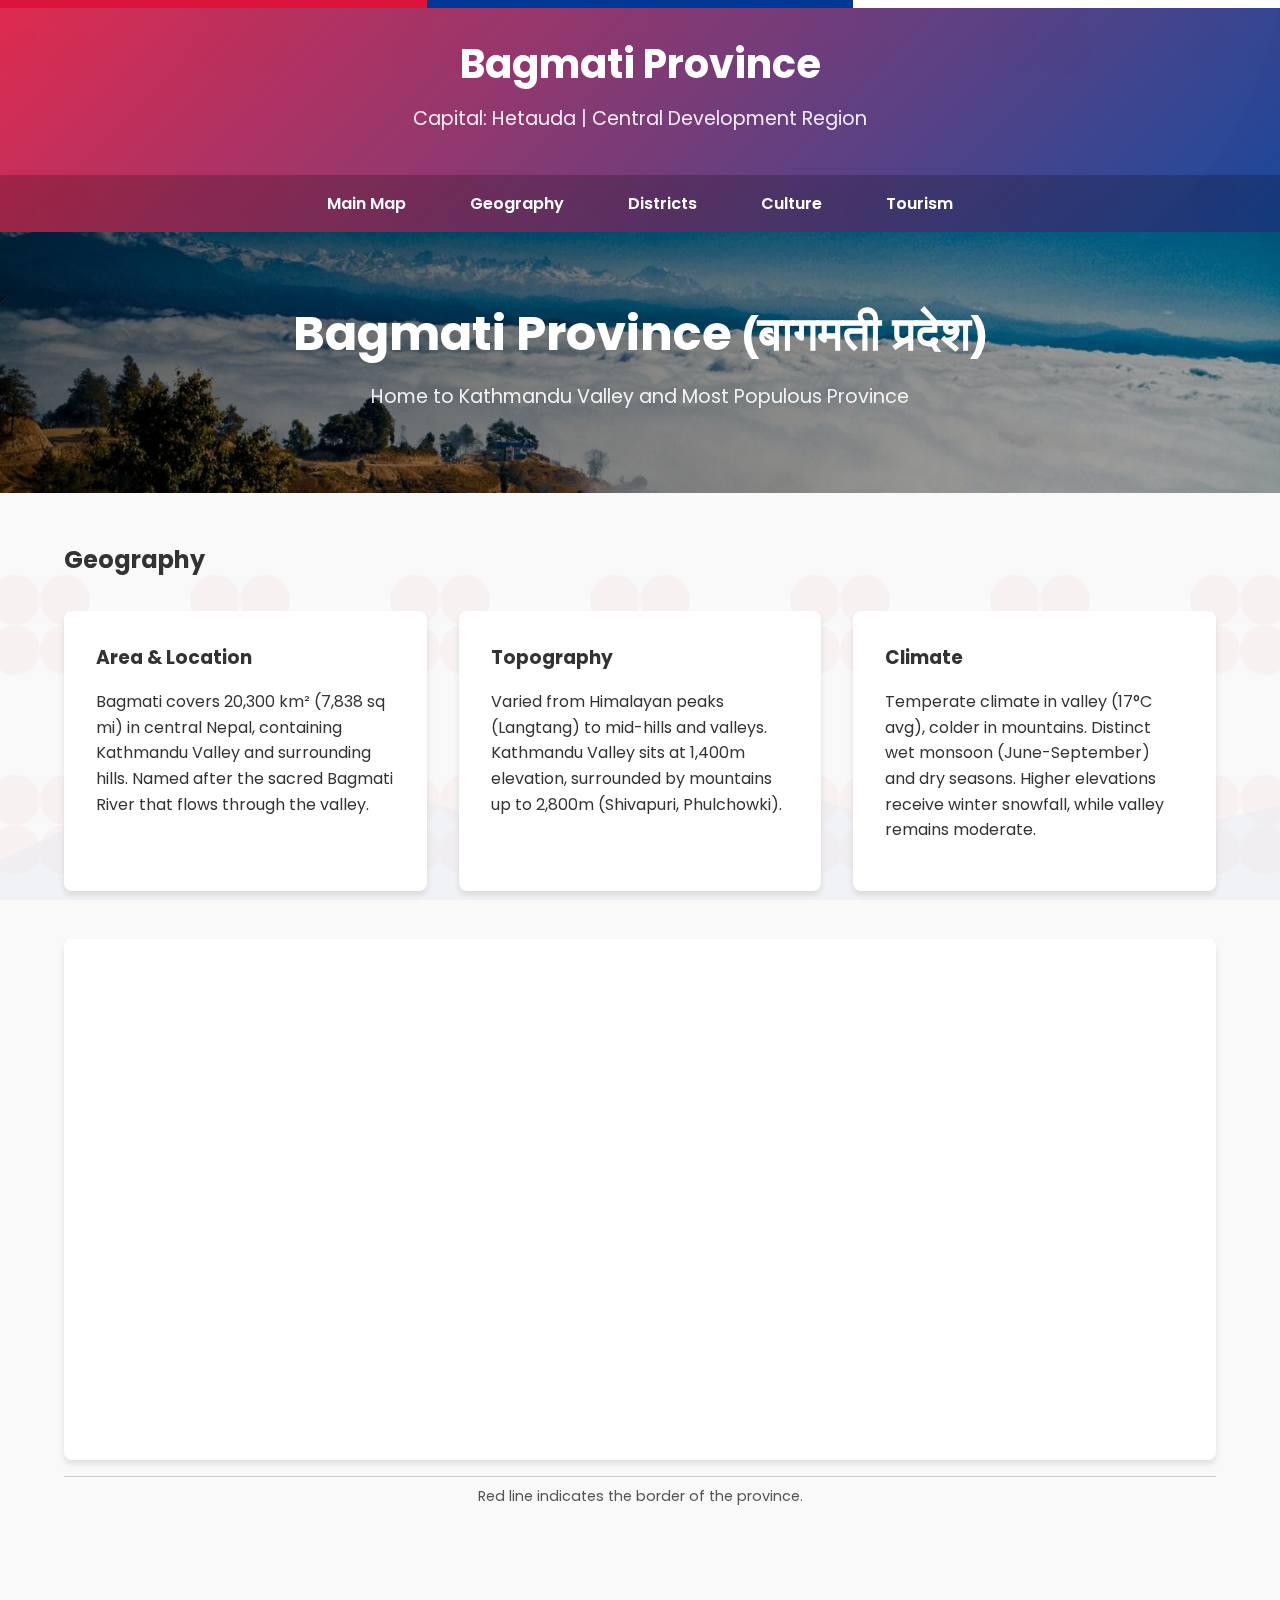
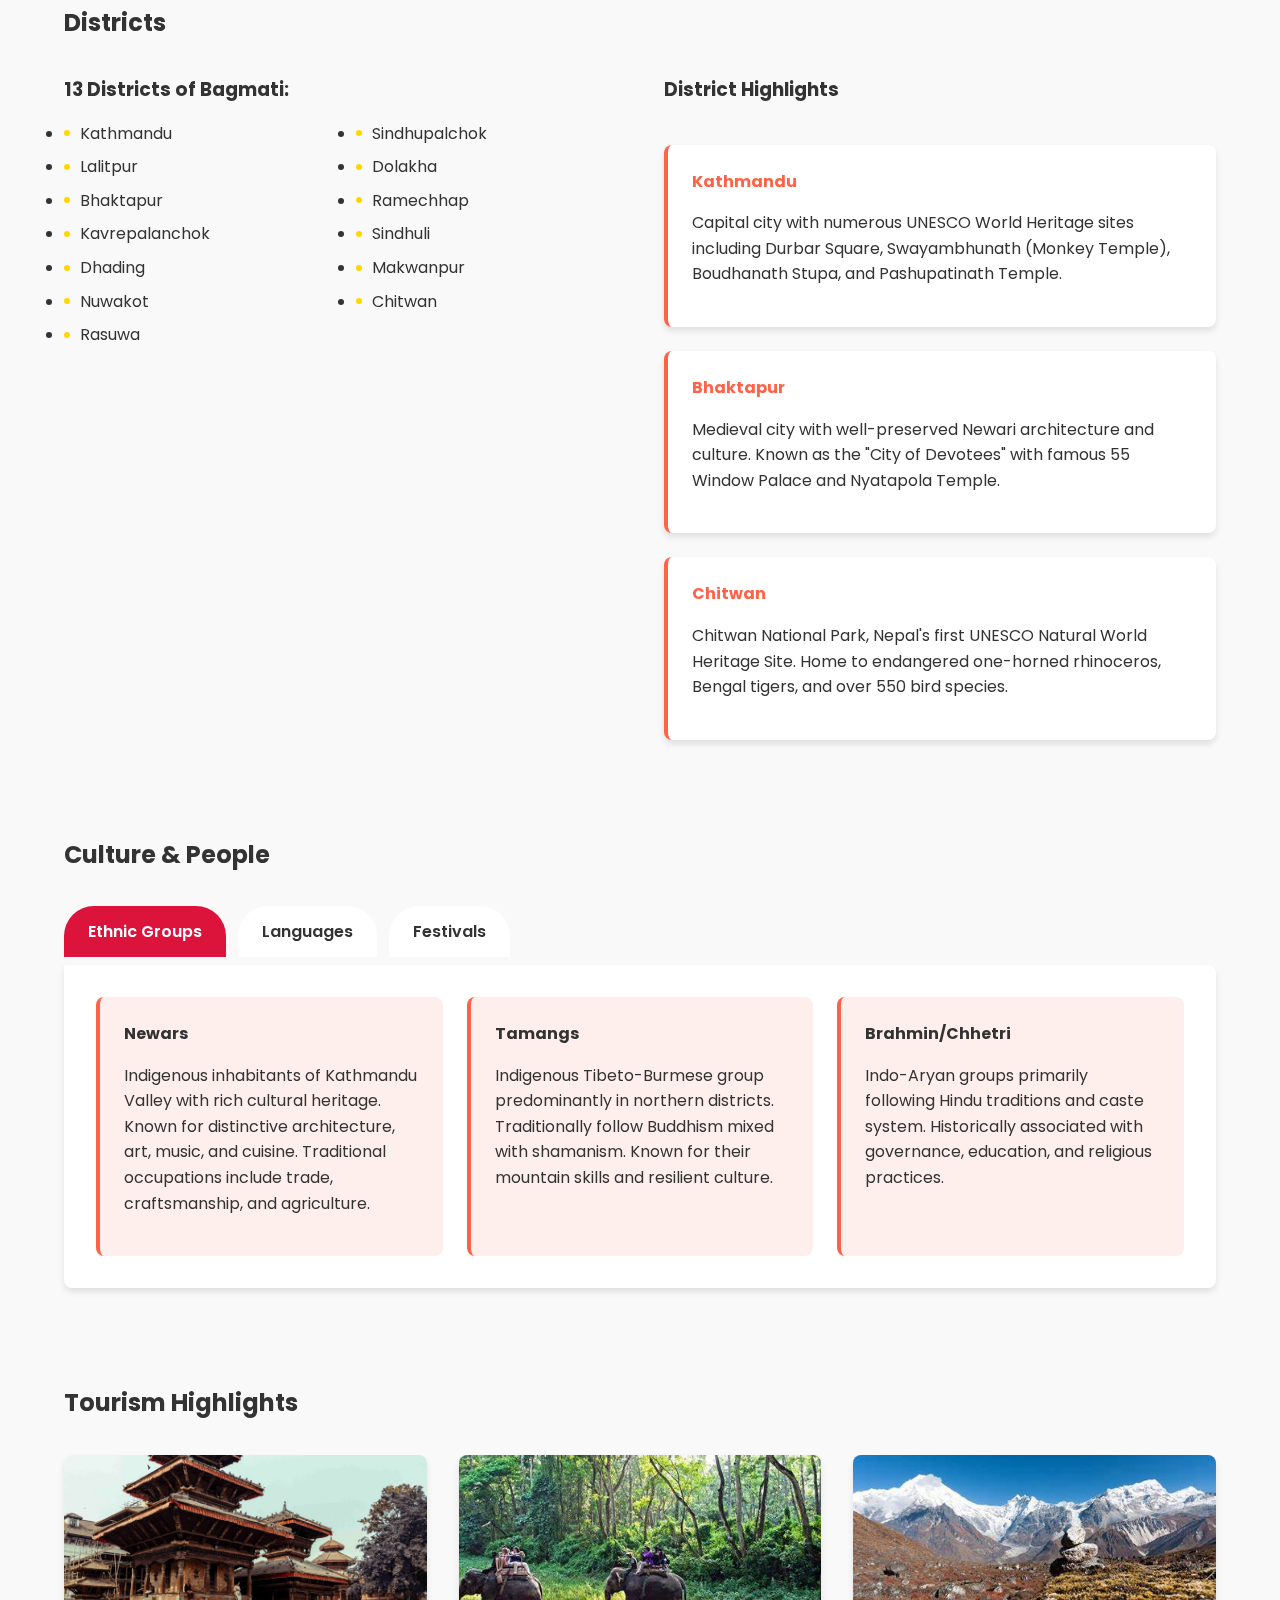
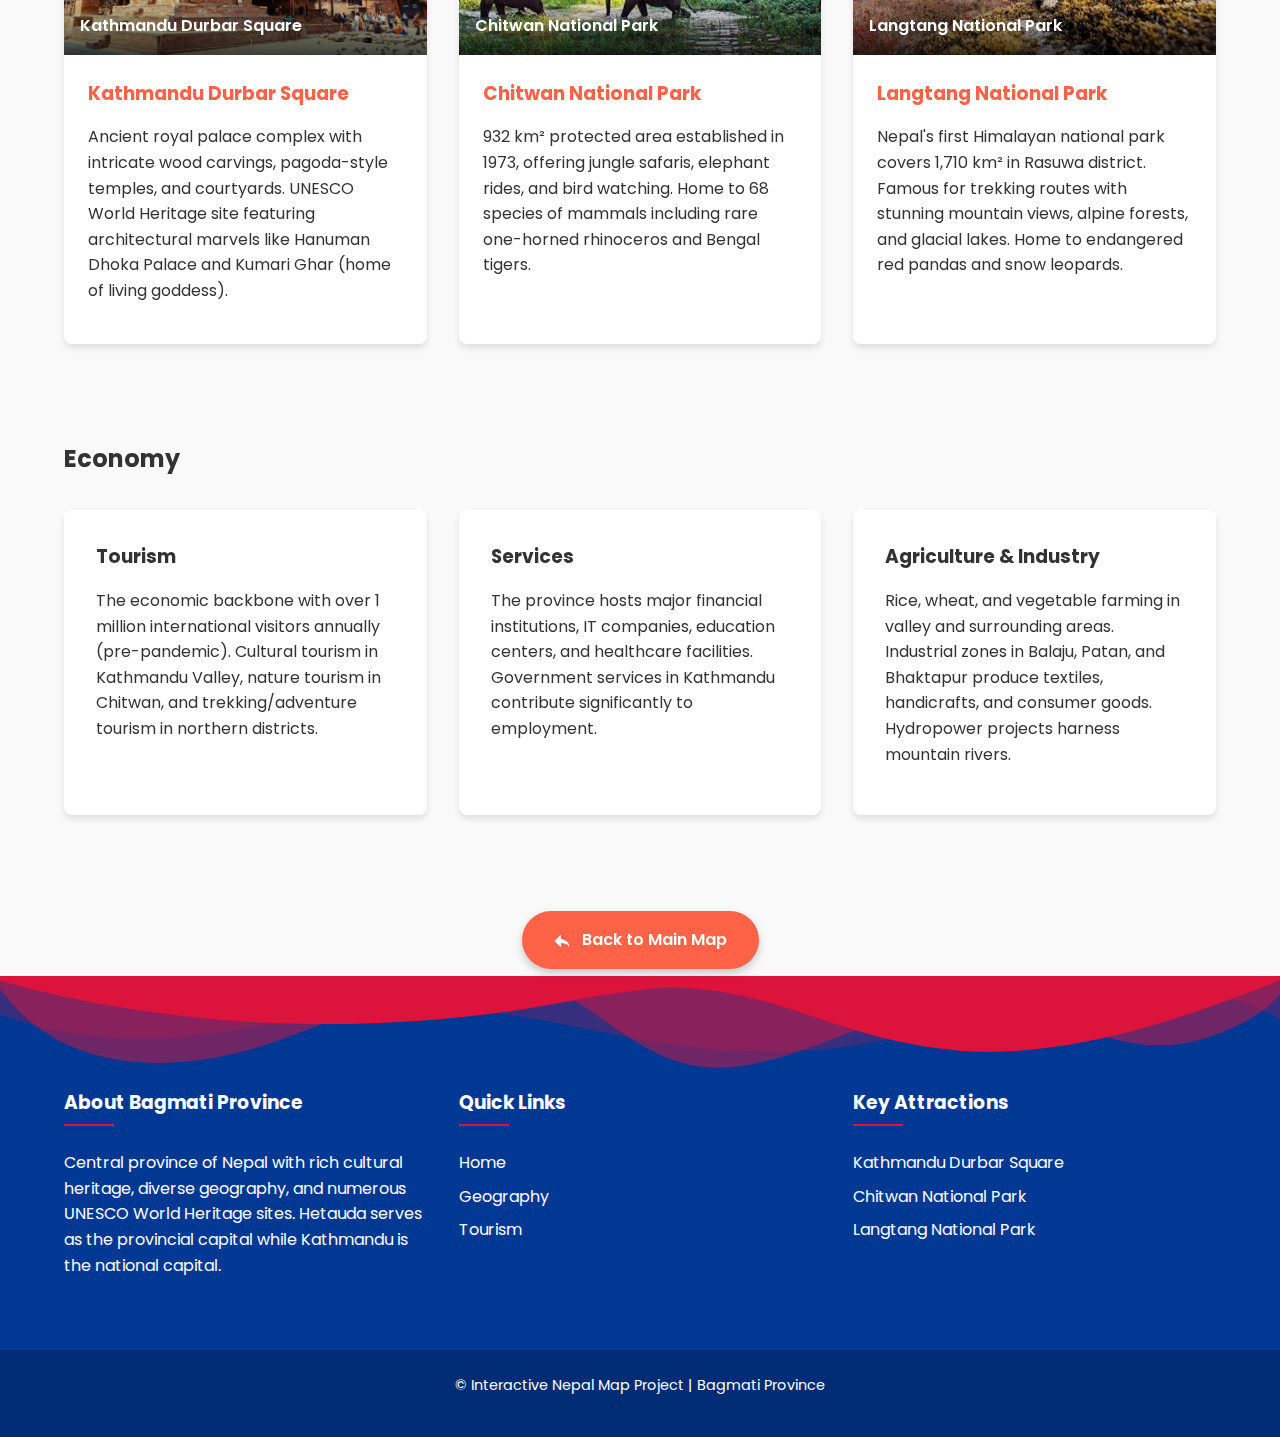
<file: provinces/province3.html>
<!DOCTYPE html>
<html lang="en">
<head>
    <meta charset="UTF-8">
    <meta name="viewport" content="width=device-width, initial-scale=1.0">
    <title>Bagmati Province - Interactive Nepal Map</title>
    <link rel="stylesheet" href="../css/style.css">
    <link href="https://fonts.googleapis.com/css2?family=Poppins:wght@400;600;700&family=Hind+Siliguri:wght@400;600&display=swap" rel="stylesheet">
    <style>
        /* Province-specific styles */
        .province-hero {
            background-image: url('../assets/images/bagmati-bg.jpg');
            background-size: cover;
        }
        
        /* Province-specific colors */
        .highlight-card h4,
        .tourism-content h3 {
            color: var(--province-3);
        }
        
        .ethnic-card,
        .language-card,
        .festival-card {
            border-left-color: var(--province-3);
            background-color: rgba(255, 99, 71, 0.1);
        }
        
        .back-button {
            background-color: var(--province-3);
        }
    </style>
</head>
<body class="province-3-page">
    <header class="header">
        <div class="flag-colors">
            <div class="crimson"></div>
            <div class="blue"></div>
            <div class="white"></div>
        </div>
        <div class="header-content">
            <h1>Bagmati Province</h1>
            <p class="subtitle">Capital: Hetauda | Central Development Region</p>
        </div>
        <nav class="navbar">
            <ul>
                <li><a href="../index.html">Main Map</a></li>
                <li><a href="#geography">Geography</a></li>
                <li><a href="#districts">Districts</a></li>
                <li><a href="#culture">Culture</a></li>
                <li><a href="#tourism">Tourism</a></li>
            </ul>
        </nav>
    </header>

    <main class="province-container">
        <section class="province-hero province-3-bg">
            <div class="container">
                <div class="province-title">
                    <h2>Bagmati Province <span>(बागमती प्रदेश)</span></h2>
                    <p>Home to Kathmandu Valley and Most Populous Province</p>
                </div>
            </div>
        </section>

        <section id="geography" class="section province-section">
            <div class="container">
                <h2>Geography</h2>
                <div class="geo-grid">
                    <div class="geo-card">
                        <h3>Area & Location</h3>
                        <p>Bagmati covers 20,300 km² (7,838 sq mi) in central Nepal, containing Kathmandu Valley and surrounding hills. Named after the sacred Bagmati River that flows through the valley.</p>
                    </div>
                    <div class="geo-card">
                        <h3>Topography</h3>
                        <p>Varied from Himalayan peaks (Langtang) to mid-hills and valleys. Kathmandu Valley sits at 1,400m elevation, surrounded by mountains up to 2,800m (Shivapuri, Phulchowki).</p>
                    </div>
                    <div class="geo-card">
                        <h3>Climate</h3>
                        <p>Temperate climate in valley (17°C avg), colder in mountains. Distinct wet monsoon (June-September) and dry seasons. Higher elevations receive winter snowfall, while valley remains moderate.</p>
                    </div>
                </div>
                
                <div class="province-map-container">
                    <iframe class="province-map" src="https://www.google.com/maps/embed?pb=!1m18!1m12!1m3!1d1809556.6105295874!2d83.92591526365635!3d27.646490140082086!2m3!1f0!2f0!3f0!3m2!1i1024!2i768!4f13.1!3m3!1m2!1s0x39eae2aff36f02ff%3A0x449ae95e88092811!2sBagmati%20Province!5e0!3m2!1sen!2snp!4v1744559471520!5m2!1sen!2snp"></iframe>
                </div>
                <div class="province-note">Red line indicates the border of the province.</div>
            </div>
        </section>

        <section id="districts" class="section province-section">
            <div class="container">
                <h2>Districts</h2>
                <div class="districts-content">
                    <div class="districts-list">
                        <h3>13 Districts of Bagmati:</h3>
                        <ul>
                            <li>Kathmandu</li>
                            <li>Lalitpur</li>
                            <li>Bhaktapur</li>
                            <li>Kavrepalanchok</li>
                            <li>Dhading</li>
                            <li>Nuwakot</li>
                            <li>Rasuwa</li>
                            <li>Sindhupalchok</li>
                            <li>Dolakha</li>
                            <li>Ramechhap</li>
                            <li>Sindhuli</li>
                            <li>Makwanpur</li>
                            <li>Chitwan</li>
                        </ul>
                    </div>
                    <div class="district-highlights">
                        <h3>District Highlights</h3>
                        <div class="highlight-card">
                            <h4>Kathmandu</h4>
                            <p>Capital city with numerous UNESCO World Heritage sites including Durbar Square, Swayambhunath (Monkey Temple), Boudhanath Stupa, and Pashupatinath Temple.</p>
                        </div>
                        <div class="highlight-card">
                            <h4>Bhaktapur</h4>
                            <p>Medieval city with well-preserved Newari architecture and culture. Known as the "City of Devotees" with famous 55 Window Palace and Nyatapola Temple.</p>
                        </div>
                        <div class="highlight-card">
                            <h4>Chitwan</h4>
                            <p>Chitwan National Park, Nepal's first UNESCO Natural World Heritage Site. Home to endangered one-horned rhinoceros, Bengal tigers, and over 550 bird species.</p>
                        </div>
                    </div>
                </div>
            </div>
        </section>

        <section id="culture" class="section province-section">
            <div class="container">
                <h2>Culture & People</h2>
                <div class="culture-tabs">
                    <input type="radio" name="culture-tab" id="tab1" checked>
                    <label for="tab1">Ethnic Groups</label>
                    
                    <input type="radio" name="culture-tab" id="tab2">
                    <label for="tab2">Languages</label>
                    
                    <input type="radio" name="culture-tab" id="tab3">
                    <label for="tab3">Festivals</label>
                    
                    <div class="tab-content" id="tab1-content">
                        <div class="ethnic-grid">
                            <div class="ethnic-card">
                                <h4>Newars</h4>
                                <p>Indigenous inhabitants of Kathmandu Valley with rich cultural heritage. Known for distinctive architecture, art, music, and cuisine. Traditional occupations include trade, craftsmanship, and agriculture.</p>
                            </div>
                            <div class="ethnic-card">
                                <h4>Tamangs</h4>
                                <p>Indigenous Tibeto-Burmese group predominantly in northern districts. Traditionally follow Buddhism mixed with shamanism. Known for their mountain skills and resilient culture.</p>
                            </div>
                            <div class="ethnic-card">
                                <h4>Brahmin/Chhetri</h4>
                                <p>Indo-Aryan groups primarily following Hindu traditions and caste system. Historically associated with governance, education, and religious practices.</p>
                            </div>
                        </div>
                    </div>
                    
                    <div class="tab-content" id="tab2-content">
                        <div class="language-grid">
                            <div class="language-card">
                                <h4>Nepali</h4>
                                <p>The official language spoken by majority (approx. 60%) and used in government, education, and business.</p>
                            </div>
                            <div class="language-card">
                                <h4>Nepal Bhasa (Newari)</h4>
                                <p>Traditional language of Newars with rich literary history (approx. 15%). Written in Devanagari script with distinct vocabulary and grammar.</p>
                            </div>
                            <div class="language-card">
                                <h4>Tamang</h4>
                                <p>Tibeto-Burmese language spoken in northern districts (approx. 10%). Has several dialects with significant variation between regions.</p>
                            </div>
                        </div>
                    </div>
                    
                    <div class="tab-content" id="tab3-content">
                        <div class="festival-grid">
                            <div class="festival-card">
                                <h4>Dashain</h4>
                                <p>Most important 15-day Hindu festival celebrating goddess Durga's victory over evil. Features family gatherings, feasts, kite flying, and bamboo swings.</p>
                            </div>
                            <div class="festival-card">
                                <h4>Indra Jatra</h4>
                                <p>Eight-day celebration in Kathmandu honoring rain god Indra. Features the display of Living Goddess Kumari and impressive mask dances (Lakhe).</p>
                            </div>
                            <div class="festival-card">
                                <h4>Tihar (Deepawali)</h4>
                                <p>Five-day festival of lights honoring Laxmi (goddess of wealth). Each day has specific rituals for crows, dogs, cows, oxen, and brothers.</p>
                            </div>
                        </div>
                    </div>
                </div>
            </div>
        </section>

        <section id="tourism" class="section province-section">
            <div class="container">
                <h2>Tourism Highlights</h2>
                <div class="tourism-grid">
                    <div class="tourism-card">
                        <div class="tourism-image" style="background-image: url('../assets/images/kathmandu-durbar.jpg');">
                            <div class="site-name">Kathmandu Durbar Square</div>
                        </div>
                        <div class="tourism-content">
                            <h3>Kathmandu Durbar Square</h3>
                            <p>Ancient royal palace complex with intricate wood carvings, pagoda-style temples, and courtyards. UNESCO World Heritage site featuring architectural marvels like Hanuman Dhoka Palace and Kumari Ghar (home of living goddess).</p>
                        </div>
                    </div>
                    <div class="tourism-card">
                        <div class="tourism-image" style="background-image: url('../assets/images/chitwan-national-park.jpg');">
                            <div class="site-name">Chitwan National Park</div>
                        </div>
                        <div class="tourism-content">
                            <h3>Chitwan National Park</h3>
                            <p>932 km² protected area established in 1973, offering jungle safaris, elephant rides, and bird watching. Home to 68 species of mammals including rare one-horned rhinoceros and Bengal tigers.</p>
                        </div>
                    </div>
                    <div class="tourism-card">
                        <div class="tourism-image" style="background-image: url('../assets/images/langtang.jpg');">
                            <div class="site-name">Langtang National Park</div>
                        </div>
                        <div class="tourism-content">
                            <h3>Langtang National Park</h3>
                            <p>Nepal's first Himalayan national park covers 1,710 km² in Rasuwa district. Famous for trekking routes with stunning mountain views, alpine forests, and glacial lakes. Home to endangered red pandas and snow leopards.</p>
                        </div>
                    </div>
                </div>
            </div>
        </section>

        <section id="economy" class="section province-section">
            <div class="container">
                <h2>Economy</h2>
                <div class="economy-grid">
                    <div class="economy-card">
                        <h3>Tourism</h3>
                        <p>The economic backbone with over 1 million international visitors annually (pre-pandemic). Cultural tourism in Kathmandu Valley, nature tourism in Chitwan, and trekking/adventure tourism in northern districts.</p>
                    </div>
                    <div class="economy-card">
                        <h3>Services</h3>
                        <p>The province hosts major financial institutions, IT companies, education centers, and healthcare facilities. Government services in Kathmandu contribute significantly to employment.</p>
                    </div>
                    <div class="economy-card">
                        <h3>Agriculture & Industry</h3>
                        <p>Rice, wheat, and vegetable farming in valley and surrounding areas. Industrial zones in Balaju, Patan, and Bhaktapur produce textiles, handicrafts, and consumer goods. Hydropower projects harness mountain rivers.</p>
                    </div>
                </div>
            </div>
        </section>

        <div class="back-to-map">
            <a href="../index.html" class="back-button">
                <img src="../assets/icons/back-arrow.svg" alt="Back" class="back-icon">
                Back to Main Map
            </a>
        </div>
    </main>

    <footer class="footer">
        <div class="mountain-silhouette"></div>
        <div class="footer-content">
            <div class="footer-section">
                <h3>About Bagmati Province</h3>
                <p>Central province of Nepal with rich cultural heritage, diverse geography, and numerous UNESCO World Heritage sites. Hetauda serves as the provincial capital while Kathmandu is the national capital.</p>
            </div>
            <div class="footer-section">
                <h3>Quick Links</h3>
                <ul>
                    <li><a href="../index.html">Home</a></li>
                    <li><a href="#geography">Geography</a></li>
                    <li><a href="#tourism">Tourism</a></li>
                </ul>
            </div>
            <div class="footer-section">
                <h3>Key Attractions</h3>
                <ul>
                    <li><a href="#tourism">Kathmandu Durbar Square</a></li>
                    <li><a href="#tourism">Chitwan National Park</a></li>
                    <li><a href="#tourism">Langtang National Park</a></li>
                </ul>
            </div>
        </div>
        <div class="footer-bottom">
            <p>&copy;  Interactive Nepal Map Project | Bagmati Province</p>
        </div>
    </footer>
</body>
</html>
</file>
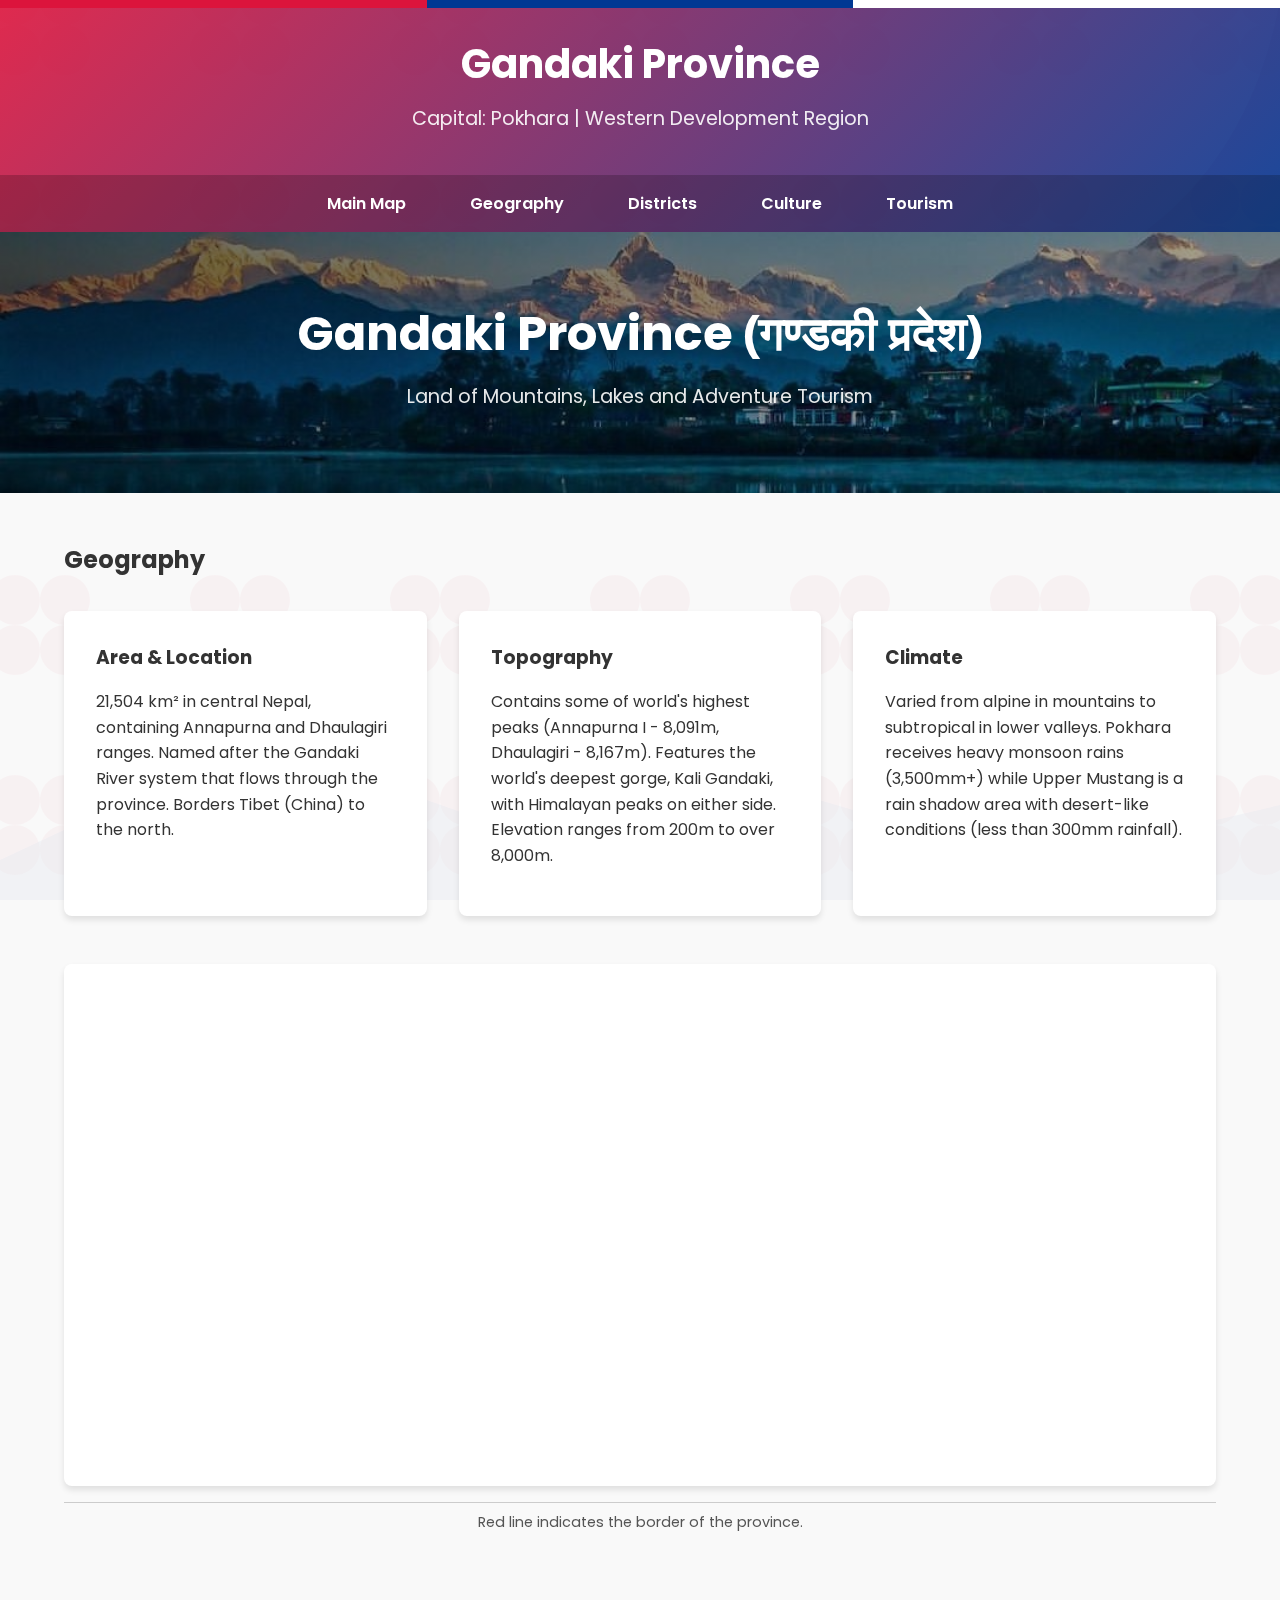
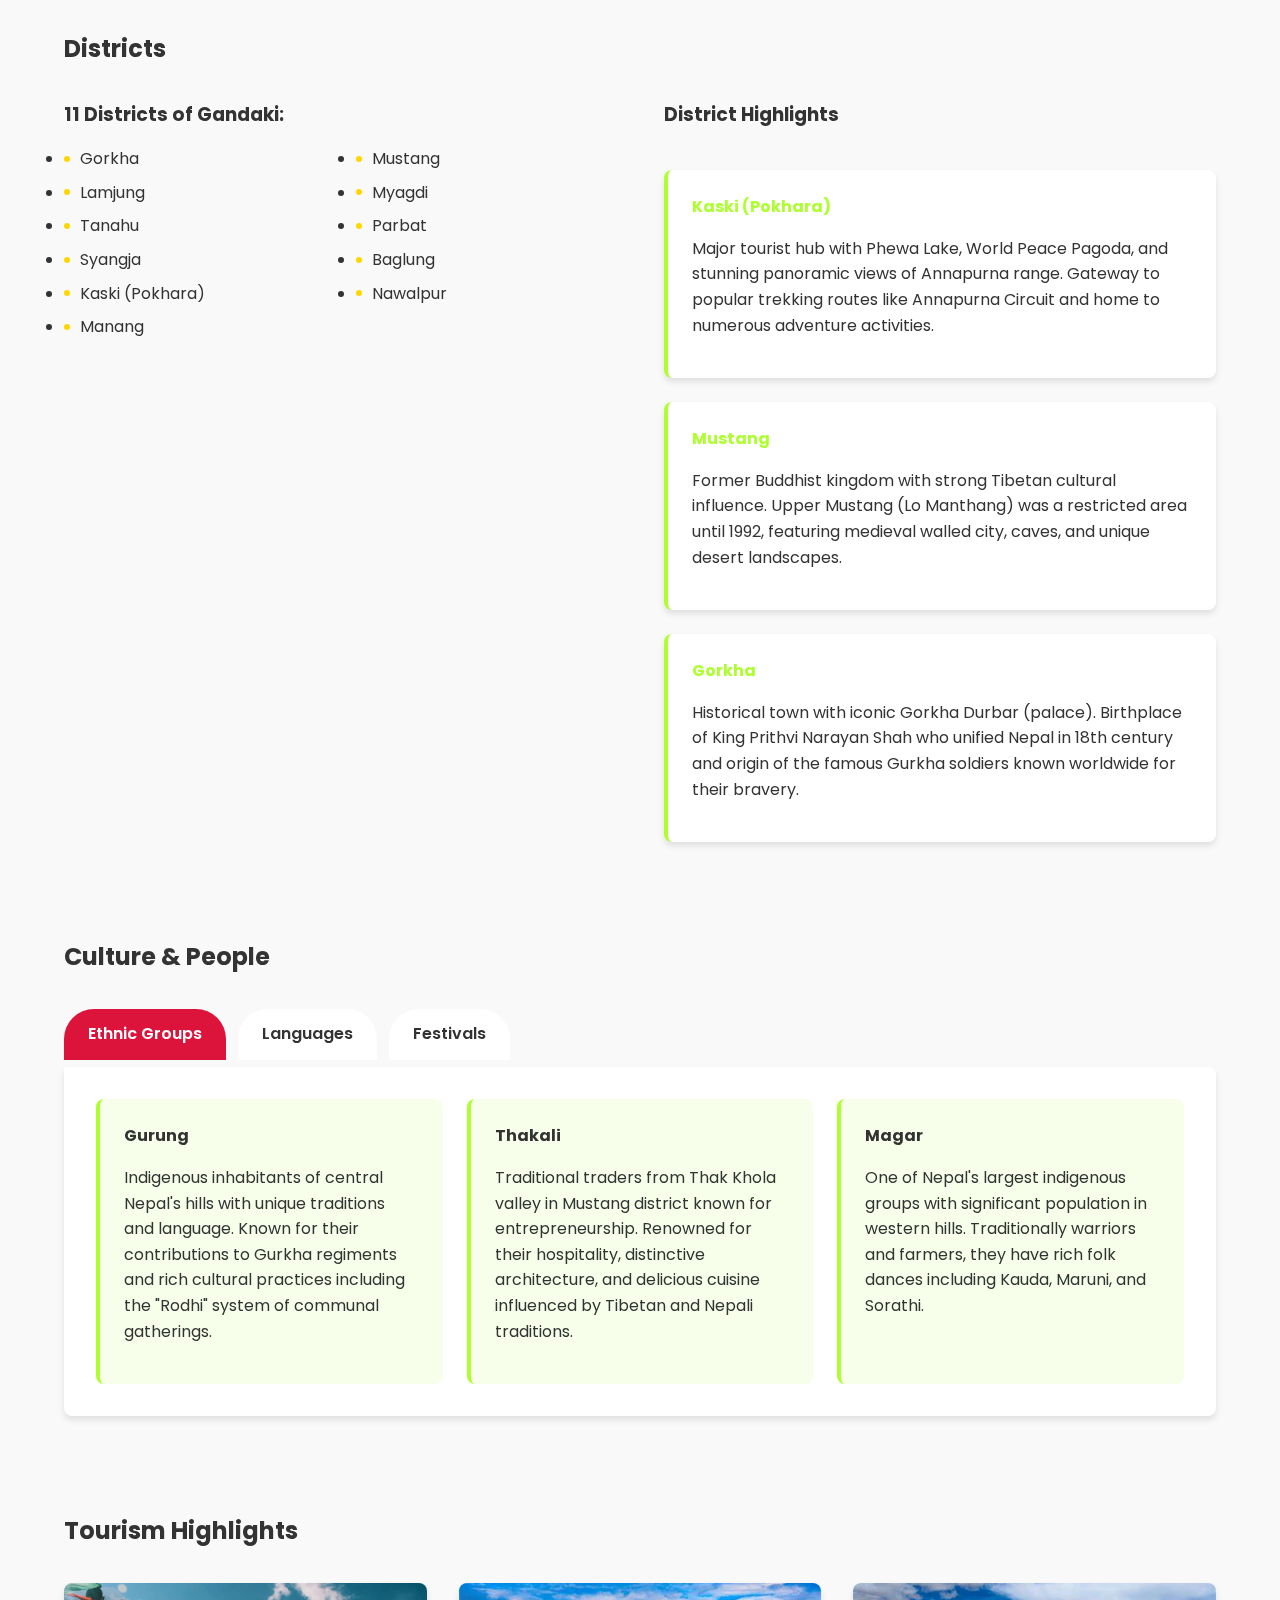
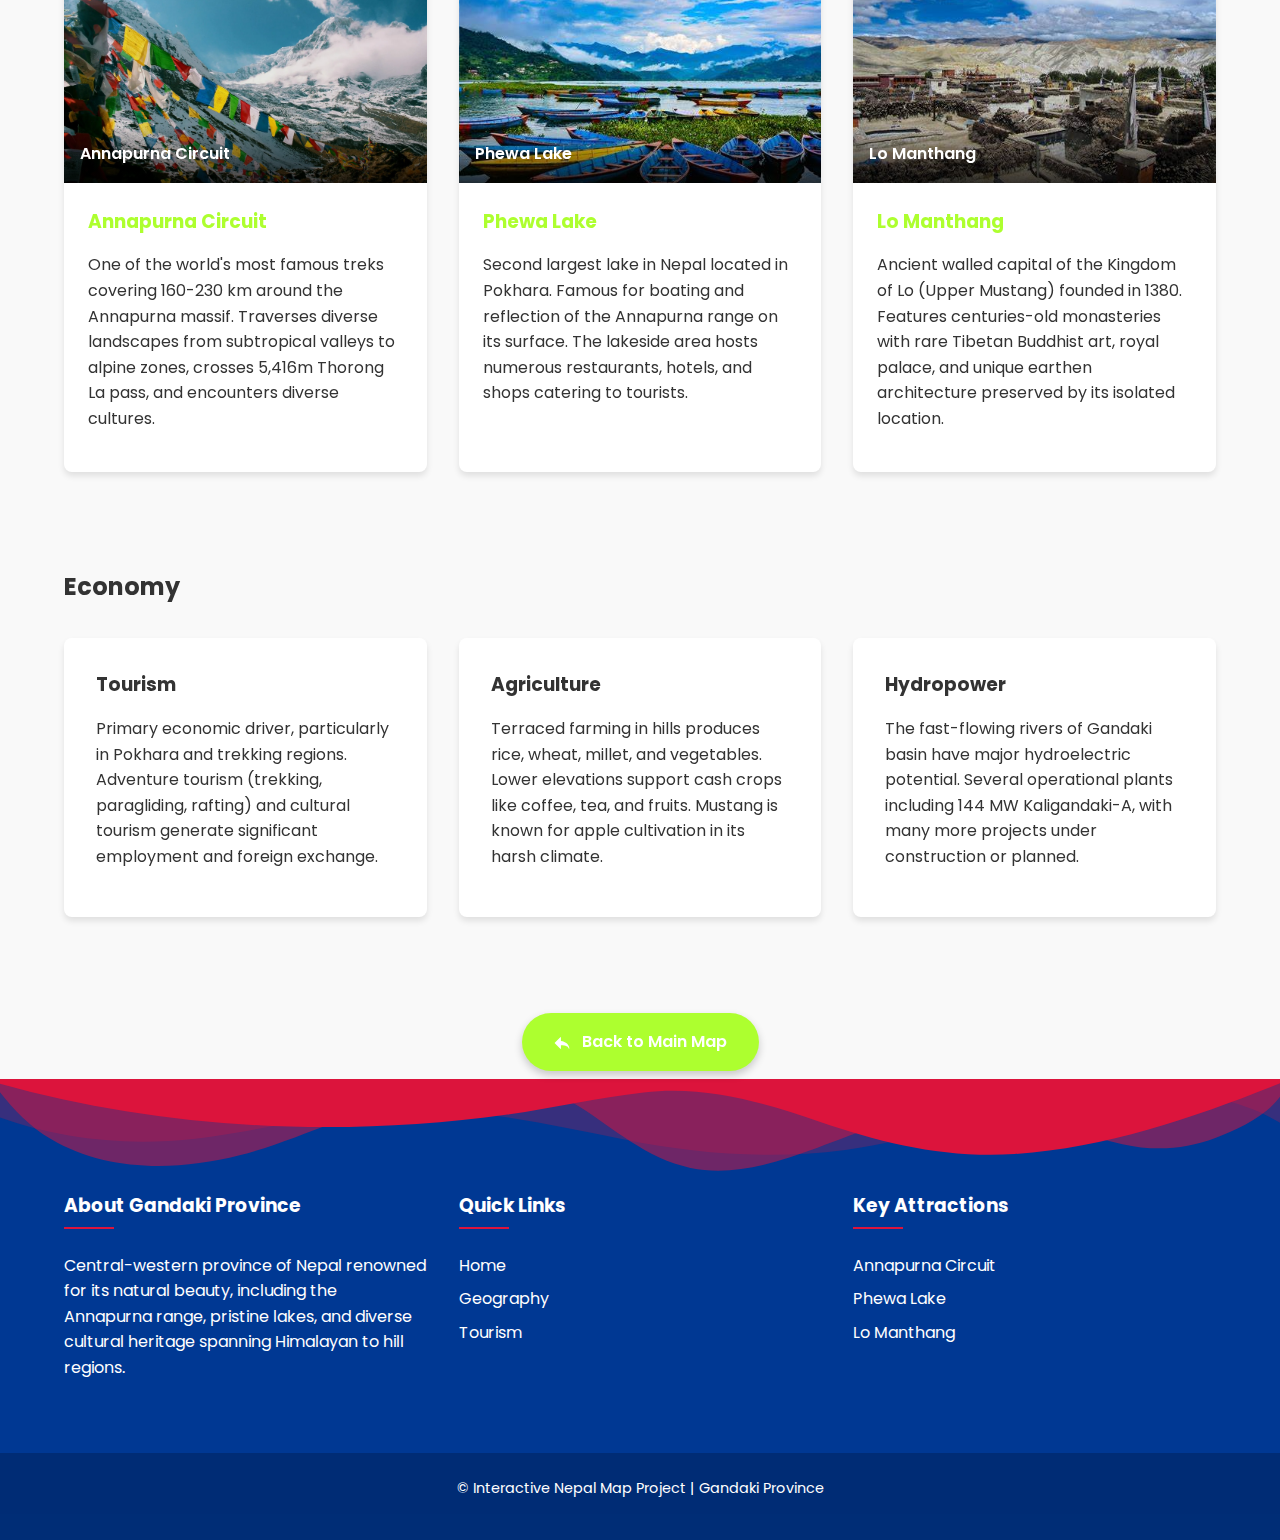
<file: provinces/province4.html>
<!DOCTYPE html>
<html lang="en">
<head>
    <meta charset="UTF-8">
    <meta name="viewport" content="width=device-width, initial-scale=1.0">
    <title>Gandaki Province - Interactive Nepal Map</title>
    <link rel="stylesheet" href="../css/style.css">
    <link href="https://fonts.googleapis.com/css2?family=Poppins:wght@400;600;700&family=Hind+Siliguri:wght@400;600&display=swap" rel="stylesheet">
    <style>
        /* Province-specific styles */
        .province-hero {
            background-image: url('../assets/images/gandaki-bg.jpg');
            background-size: cover;
        }
        
        /* Province-specific colors */
        .highlight-card h4,
        .tourism-content h3 {
            color: var(--province-4);
        }
        
        .ethnic-card,
        .language-card,
        .festival-card {
            border-left-color: var(--province-4);
            background-color: rgba(173, 255, 47, 0.1);
        }
        
        .back-button {
            background-color: var(--province-4);
        }
    </style>
</head>
<body class="province-4-page">
    <header class="header">
        <div class="flag-colors">
            <div class="crimson"></div>
            <div class="blue"></div>
            <div class="white"></div>
        </div>
        <div class="header-content">
            <h1>Gandaki Province</h1>
            <p class="subtitle">Capital: Pokhara | Western Development Region</p>
        </div>
        <nav class="navbar">
            <ul>
                <li><a href="../index.html">Main Map</a></li>
                <li><a href="#geography">Geography</a></li>
                <li><a href="#districts">Districts</a></li>
                <li><a href="#culture">Culture</a></li>
                <li><a href="#tourism">Tourism</a></li>
            </ul>
        </nav>
    </header>

    <main class="province-container">
        <section class="province-hero province-4-bg">
            <div class="container">
                <div class="province-title">
                    <h2>Gandaki Province <span>(गण्डकी प्रदेश)</span></h2>
                    <p>Land of Mountains, Lakes and Adventure Tourism</p>
                </div>
            </div>
        </section>

        <section id="geography" class="section province-section">
            <div class="container">
                <h2>Geography</h2>
                <div class="geo-grid">
                    <div class="geo-card">
                        <h3>Area & Location</h3>
                        <p>21,504 km² in central Nepal, containing Annapurna and Dhaulagiri ranges. Named after the Gandaki River system that flows through the province. Borders Tibet (China) to the north.</p>
                    </div>
                    <div class="geo-card">
                        <h3>Topography</h3>
                        <p>Contains some of world's highest peaks (Annapurna I - 8,091m, Dhaulagiri - 8,167m). Features the world's deepest gorge, Kali Gandaki, with Himalayan peaks on either side. Elevation ranges from 200m to over 8,000m.</p>
                    </div>
                    <div class="geo-card">
                        <h3>Climate</h3>
                        <p>Varied from alpine in mountains to subtropical in lower valleys. Pokhara receives heavy monsoon rains (3,500mm+) while Upper Mustang is a rain shadow area with desert-like conditions (less than 300mm rainfall).</p>
                    </div>
                </div>
                
                <div class="province-map-container">
                    <iframe class="province-map" src="https://www.google.com/maps/embed?pb=!1m18!1m12!1m3!1d1797318.388816115!2d82.71782475135235!3d28.377362514392143!2m3!1f0!2f0!3f0!3m2!1i1024!2i768!4f13.1!3m3!1m2!1s0x3995713cf0b9cf0b%3A0xfa70b278c998bd29!2sGandaki%20Province!5e0!3m2!1sen!2snp!4v1744558402285!5m2!1sen!2snp"></iframe>
                </div>
                <div class="province-note">Red line indicates the border of the province.</div>
            </div>
        </section>

        <section id="districts" class="section province-section">
            <div class="container">
                <h2>Districts</h2>
                <div class="districts-content">
                    <div class="districts-list">
                        <h3>11 Districts of Gandaki:</h3>
                        <ul>
                            <li>Gorkha</li>
                            <li>Lamjung</li>
                            <li>Tanahu</li>
                            <li>Syangja</li>
                            <li>Kaski (Pokhara)</li>
                            <li>Manang</li>
                            <li>Mustang</li>
                            <li>Myagdi</li>
                            <li>Parbat</li>
                            <li>Baglung</li>
                            <li>Nawalpur</li>
                        </ul>
                    </div>
                    <div class="district-highlights">
                        <h3>District Highlights</h3>
                        <div class="highlight-card">
                            <h4>Kaski (Pokhara)</h4>
                            <p>Major tourist hub with Phewa Lake, World Peace Pagoda, and stunning panoramic views of Annapurna range. Gateway to popular trekking routes like Annapurna Circuit and home to numerous adventure activities.</p>
                        </div>
                        <div class="highlight-card">
                            <h4>Mustang</h4>
                            <p>Former Buddhist kingdom with strong Tibetan cultural influence. Upper Mustang (Lo Manthang) was a restricted area until 1992, featuring medieval walled city, caves, and unique desert landscapes.</p>
                        </div>
                        <div class="highlight-card">
                            <h4>Gorkha</h4>
                            <p>Historical town with iconic Gorkha Durbar (palace). Birthplace of King Prithvi Narayan Shah who unified Nepal in 18th century and origin of the famous Gurkha soldiers known worldwide for their bravery.</p>
                        </div>
                    </div>
                </div>
            </div>
        </section>

        <section id="culture" class="section province-section">
            <div class="container">
                <h2>Culture & People</h2>
                <div class="culture-tabs">
                    <input type="radio" name="culture-tab" id="tab1" checked>
                    <label for="tab1">Ethnic Groups</label>
                    
                    <input type="radio" name="culture-tab" id="tab2">
                    <label for="tab2">Languages</label>
                    
                    <input type="radio" name="culture-tab" id="tab3">
                    <label for="tab3">Festivals</label>
                    
                    <div class="tab-content" id="tab1-content">
                        <div class="ethnic-grid">
                            <div class="ethnic-card">
                                <h4>Gurung</h4>
                                <p>Indigenous inhabitants of central Nepal's hills with unique traditions and language. Known for their contributions to Gurkha regiments and rich cultural practices including the "Rodhi" system of communal gatherings.</p>
                            </div>
                            <div class="ethnic-card">
                                <h4>Thakali</h4>
                                <p>Traditional traders from Thak Khola valley in Mustang district known for entrepreneurship. Renowned for their hospitality, distinctive architecture, and delicious cuisine influenced by Tibetan and Nepali traditions.</p>
                            </div>
                            <div class="ethnic-card">
                                <h4>Magar</h4>
                                <p>One of Nepal's largest indigenous groups with significant population in western hills. Traditionally warriors and farmers, they have rich folk dances including Kauda, Maruni, and Sorathi.</p>
                            </div>
                        </div>
                    </div>
                    
                    <div class="tab-content" id="tab2-content">
                        <div class="language-grid">
                            <div class="language-card">
                                <h4>Nepali</h4>
                                <p>Official language spoken by majority (approx. 65%) and used in government, education, and business throughout the province.</p>
                            </div>
                            <div class="language-card">
                                <h4>Gurung</h4>
                                <p>Tibeto-Burmese language spoken primarily in Kaski, Lamjung, and Gorkha districts (approx. 12%), with several dialects across different regions.</p>
                            </div>
                            <div class="language-card">
                                <h4>Magar/Thakali</h4>
                                <p>Indigenous languages spoken in their respective communities (approx. 10% combined). Thakali is spoken mainly in Upper Mustang while Magar has several western variants.</p>
                            </div>
                        </div>
                    </div>
                    
                    <div class="tab-content" id="tab3-content">
                        <div class="festival-grid">
                            <div class="festival-card">
                                <h4>Tiji</h4>
                                <p>Three-day festival in Mustang celebrating victory of good over evil. Features colorful masked dances performed by monks depicting the triumph of Buddha's incarnation over a demon.</p>
                            </div>
                            <div class="festival-card">
                                <h4>Ghantu</h4>
                                <p>Traditional Gurung dance-drama celebrating their history and mythology. Performances can last up to three days with unique costumes and intricate choreography.</p>
                            </div>
                            <div class="festival-card">
                                <h4>Dashain/Tihar</h4>
                                <p>Major Hindu festivals celebrated throughout the province with local variations. In Pokhara, features spectacular boat races on Phewa Lake during these festival periods.</p>
                            </div>
                        </div>
                    </div>
                </div>
            </div>
        </section>

        <section id="tourism" class="section province-section">
            <div class="container">
                <h2>Tourism Highlights</h2>
                <div class="tourism-grid">
                    <div class="tourism-card">
                        <div class="tourism-image" style="background-image: url('../assets/images/annapurna.jpg');">
                            <div class="site-name">Annapurna Circuit</div>
                        </div>
                        <div class="tourism-content">
                            <h3>Annapurna Circuit</h3>
                            <p>One of the world's most famous treks covering 160-230 km around the Annapurna massif. Traverses diverse landscapes from subtropical valleys to alpine zones, crosses 5,416m Thorong La pass, and encounters diverse cultures.</p>
                        </div>
                    </div>
                    <div class="tourism-card">
                        <div class="tourism-image" style="background-image: url('../assets/images/phewa-lake.jpg');">
                            <div class="site-name">Phewa Lake</div>
                        </div>
                        <div class="tourism-content">
                            <h3>Phewa Lake</h3>
                            <p>Second largest lake in Nepal located in Pokhara. Famous for boating and reflection of the Annapurna range on its surface. The lakeside area hosts numerous restaurants, hotels, and shops catering to tourists.</p>
                        </div>
                    </div>
                    <div class="tourism-card">
                        <div class="tourism-image" style="background-image: url('../assets/images/lo-manthang.jpg');">
                            <div class="site-name">Lo Manthang</div>
                        </div>
                        <div class="tourism-content">
                            <h3>Lo Manthang</h3>
                            <p>Ancient walled capital of the Kingdom of Lo (Upper Mustang) founded in 1380. Features centuries-old monasteries with rare Tibetan Buddhist art, royal palace, and unique earthen architecture preserved by its isolated location.</p>
                        </div>
                    </div>
                </div>
            </div>
        </section>

        <section id="economy" class="section province-section">
            <div class="container">
                <h2>Economy</h2>
                <div class="economy-grid">
                    <div class="economy-card">
                        <h3>Tourism</h3>
                        <p>Primary economic driver, particularly in Pokhara and trekking regions. Adventure tourism (trekking, paragliding, rafting) and cultural tourism generate significant employment and foreign exchange.</p>
                    </div>
                    <div class="economy-card">
                        <h3>Agriculture</h3>
                        <p>Terraced farming in hills produces rice, wheat, millet, and vegetables. Lower elevations support cash crops like coffee, tea, and fruits. Mustang is known for apple cultivation in its harsh climate.</p>
                    </div>
                    <div class="economy-card">
                        <h3>Hydropower</h3>
                        <p>The fast-flowing rivers of Gandaki basin have major hydroelectric potential. Several operational plants including 144 MW Kaligandaki-A, with many more projects under construction or planned.</p>
                    </div>
                </div>
            </div>
        </section>

        <div class="back-to-map">
            <a href="../index.html" class="back-button">
                <img src="../assets/icons/back-arrow.svg" alt="Back" class="back-icon">
                Back to Main Map
            </a>
        </div>
    </main>

    <footer class="footer">
        <div class="mountain-silhouette"></div>
        <div class="footer-content">
            <div class="footer-section">
                <h3>About Gandaki Province</h3>
                <p>Central-western province of Nepal renowned for its natural beauty, including the Annapurna range, pristine lakes, and diverse cultural heritage spanning Himalayan to hill regions.</p>
            </div>
            <div class="footer-section">
                <h3>Quick Links</h3>
                <ul>
                    <li><a href="../index.html">Home</a></li>
                    <li><a href="#geography">Geography</a></li>
                    <li><a href="#tourism">Tourism</a></li>
                </ul>
            </div>
            <div class="footer-section">
                <h3>Key Attractions</h3>
                <ul>
                    <li><a href="#tourism">Annapurna Circuit</a></li>
                    <li><a href="#tourism">Phewa Lake</a></li>
                    <li><a href="#tourism">Lo Manthang</a></li>
                </ul>
            </div>
        </div>
        <div class="footer-bottom">
            <p>&copy;  Interactive Nepal Map Project | Gandaki Province</p>
        </div>
    </footer>
</body>
</html>
</file>
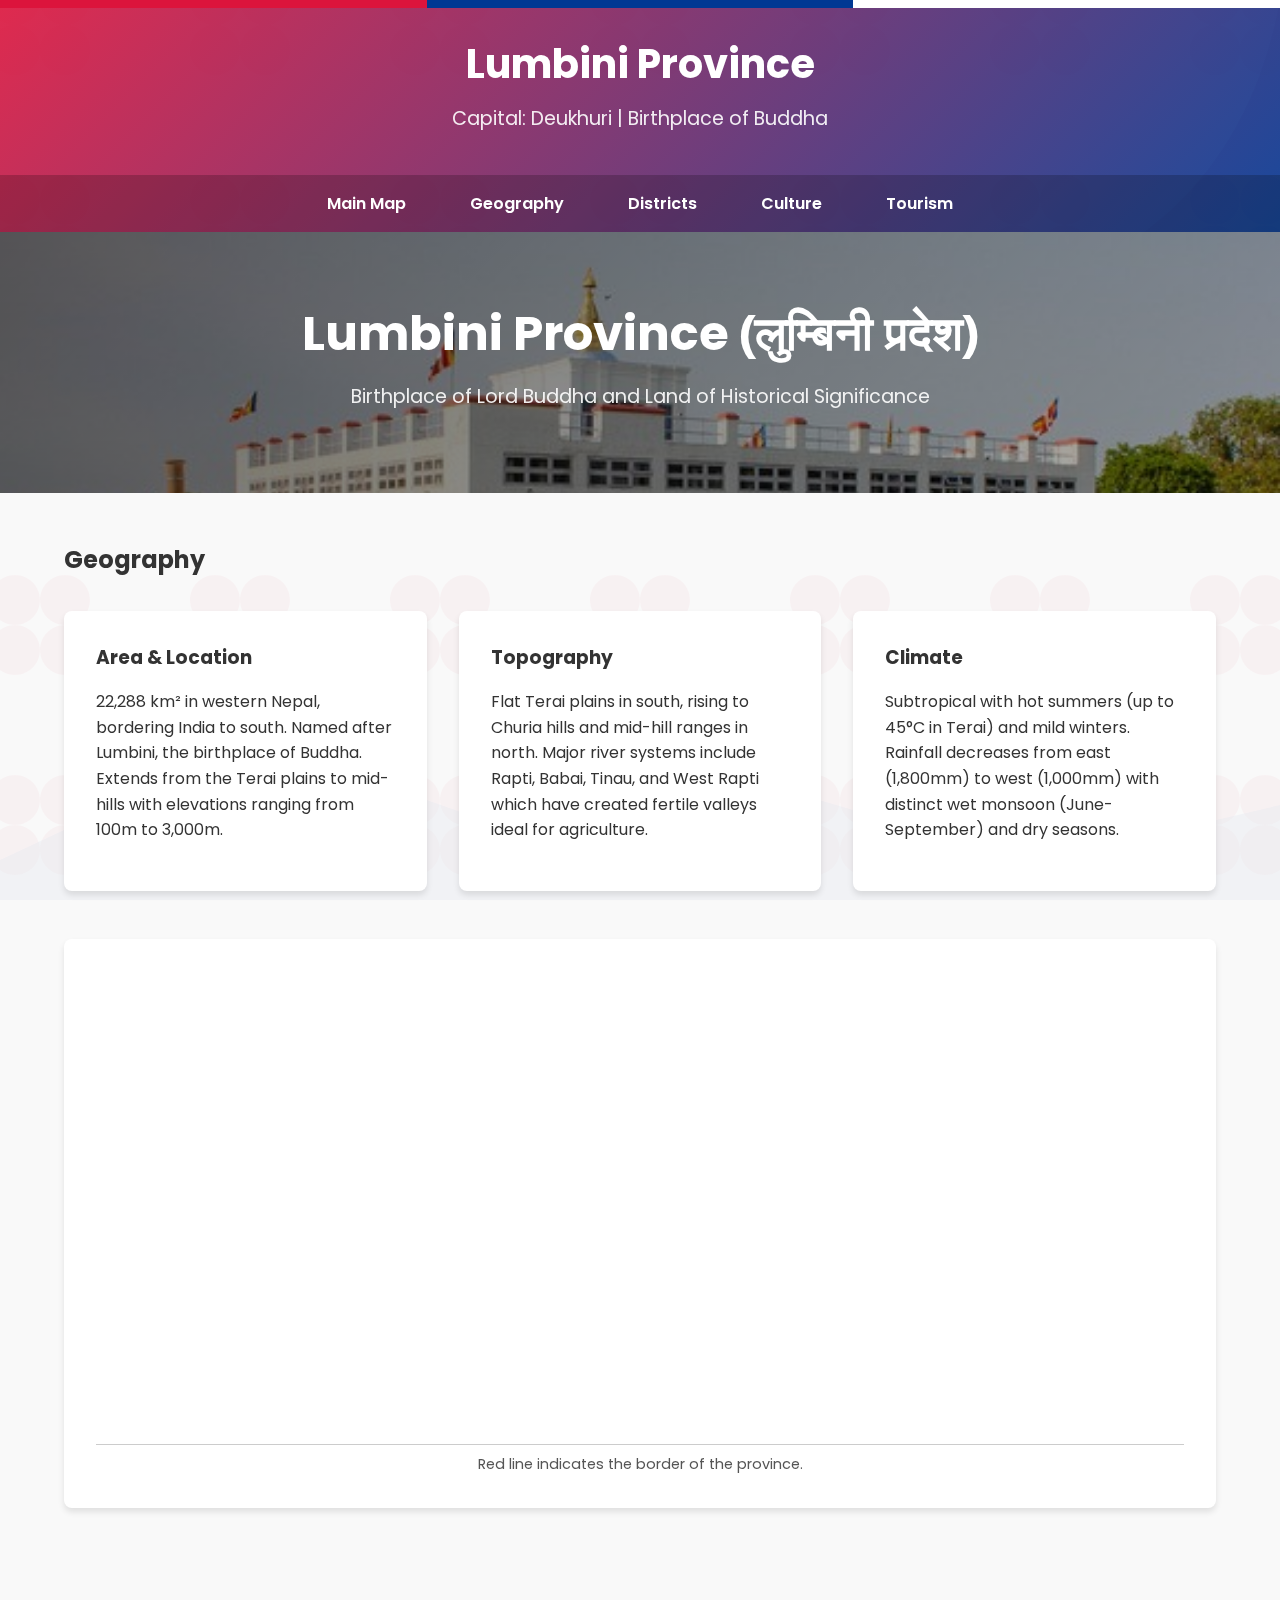
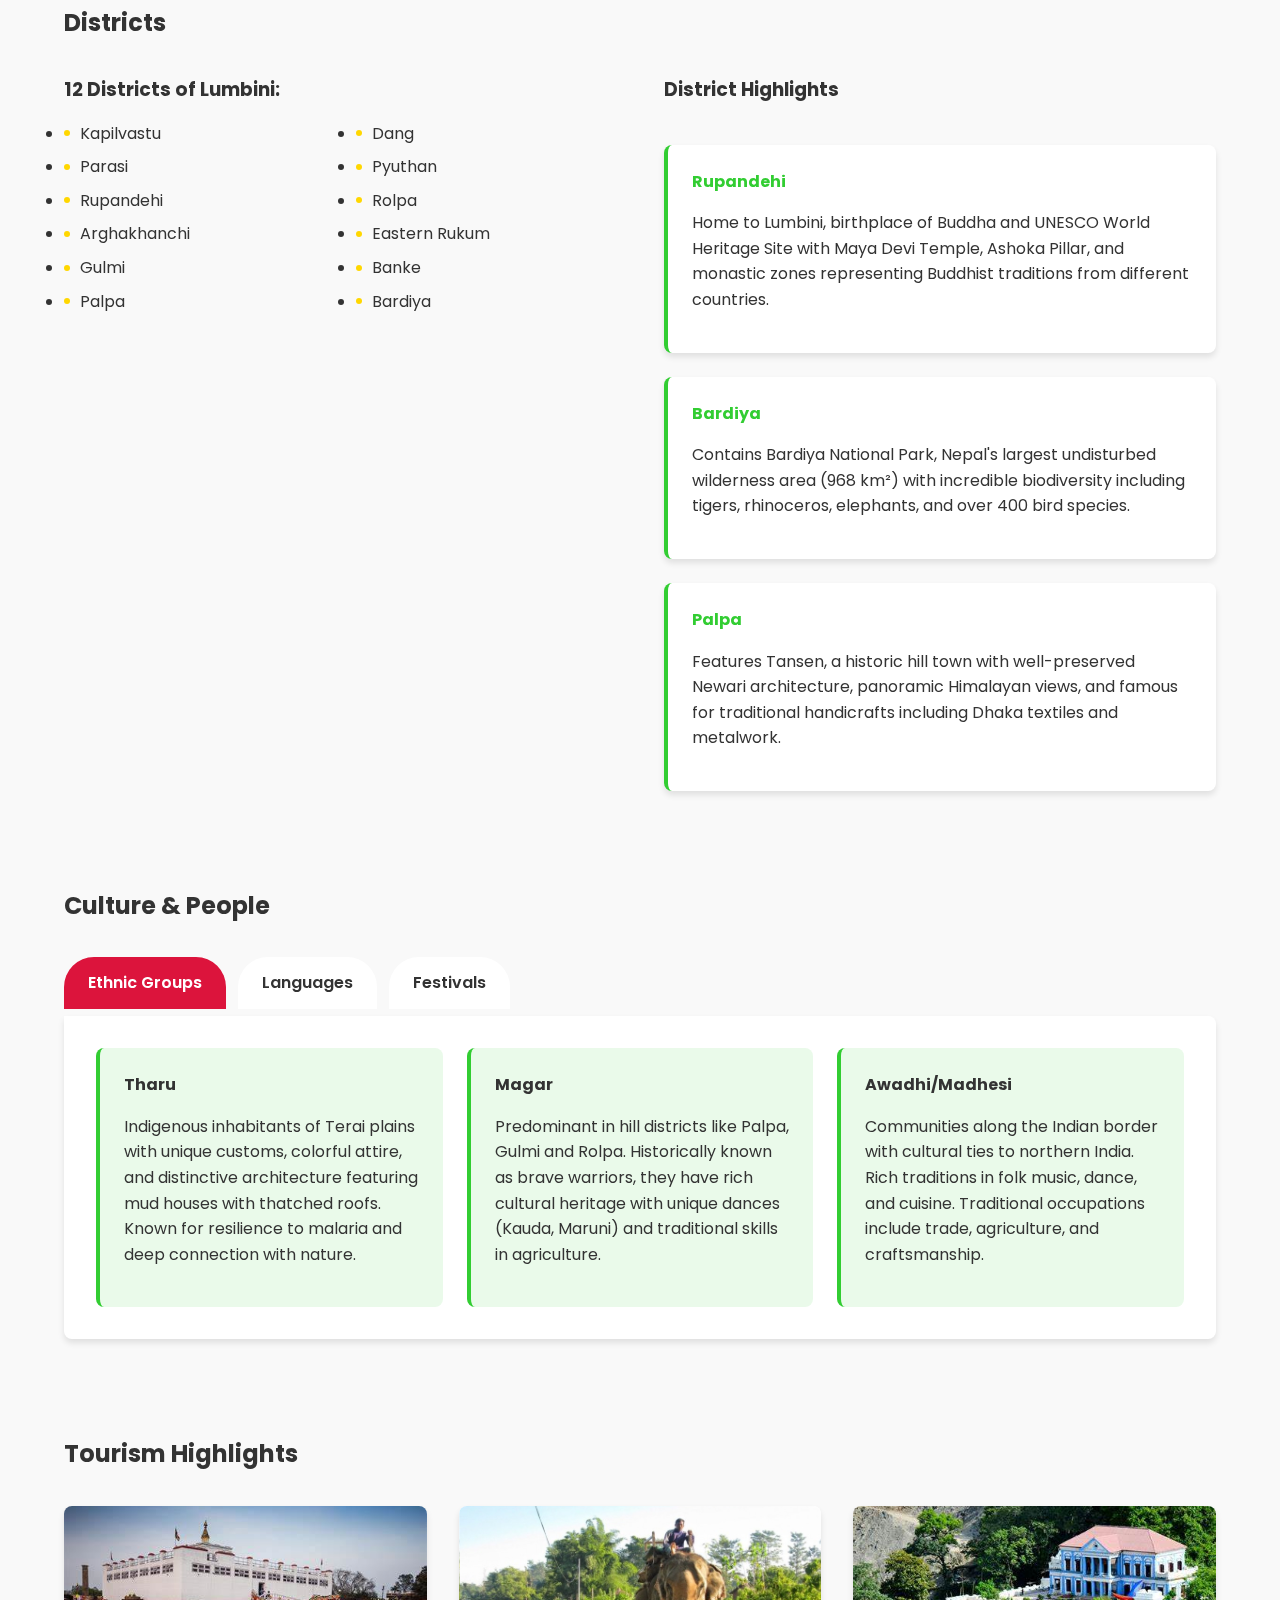
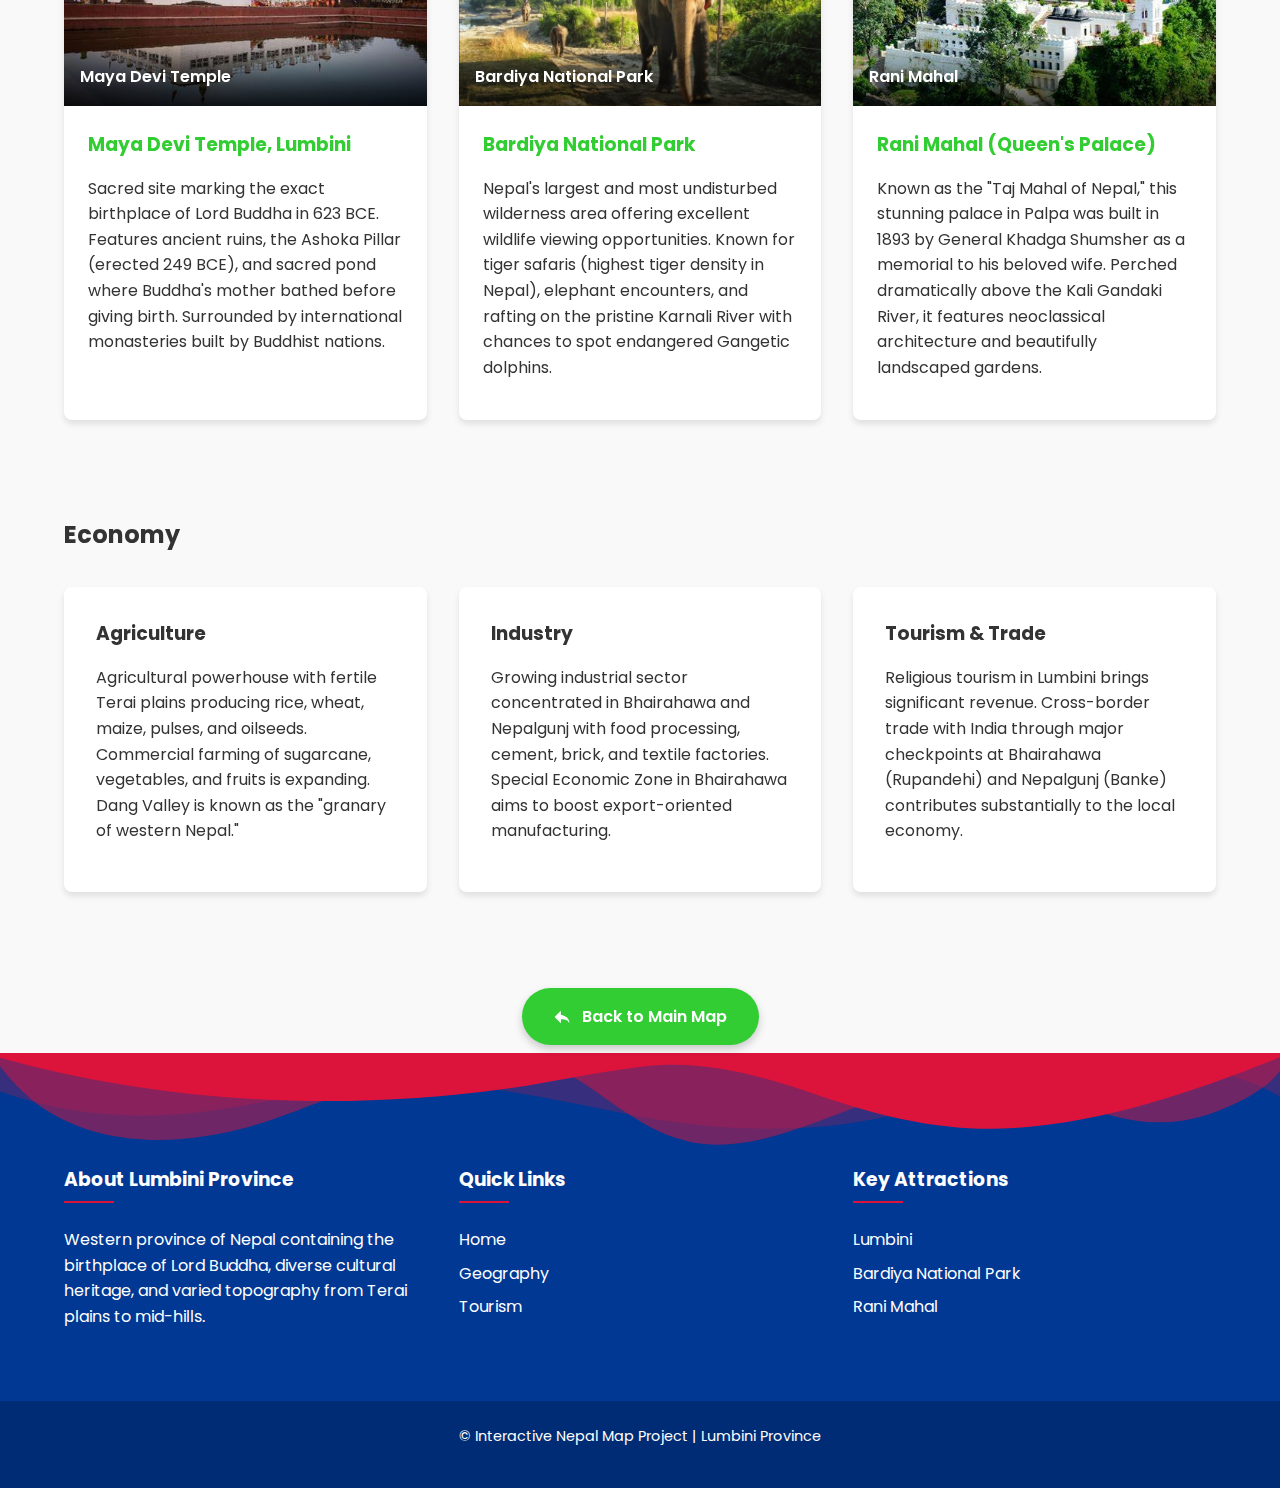
<file: provinces/province5.html>
<!DOCTYPE html>
<html lang="en">
<head>
    <meta charset="UTF-8">
    <meta name="viewport" content="width=device-width, initial-scale=1.0">
    <title>Lumbini Province - Interactive Nepal Map</title>
    <link rel="stylesheet" href="../css/style.css">
    <link href="https://fonts.googleapis.com/css2?family=Poppins:wght@400;600;700&family=Hind+Siliguri:wght@400;600&display=swap" rel="stylesheet">
    <style>
        /* Province-specific styles */
        .province-hero {
            background-image: url('../assets/images/lumbini-bg.jpg');
            background-size: cover;
        }
        
        /* Province-specific colors */
        .highlight-card h4,
        .tourism-content h3 {
            color: var(--province-5);
        }
        
        .ethnic-card,
        .language-card,
        .festival-card {
            border-left-color: var(--province-5);
            background-color: rgba(50, 205, 50, 0.1);
        }
        
        .back-button {
            background-color: var(--province-5);
        }
    </style>
</head>
<body class="province-5-page">
    <header class="header">
        <div class="flag-colors">
            <div class="crimson"></div>
            <div class="blue"></div>
            <div class="white"></div>
        </div>
        <div class="header-content">
            <h1>Lumbini Province</h1>
            <p class="subtitle">Capital: Deukhuri | Birthplace of Buddha</p>
        </div>
        <nav class="navbar">
            <ul>
                <li><a href="../index.html">Main Map</a></li>
                <li><a href="#geography">Geography</a></li>
                <li><a href="#districts">Districts</a></li>
                <li><a href="#culture">Culture</a></li>
                <li><a href="#tourism">Tourism</a></li>
            </ul>
        </nav>
    </header>

    <main class="province-container">
        <section class="province-hero province-5-bg">
            <div class="container">
                <div class="province-title">
                    <h2>Lumbini Province <span>(लुम्बिनी प्रदेश)</span></h2>
                    <p>Birthplace of Lord Buddha and Land of Historical Significance</p>
                </div>
            </div>
        </section>

        <section id="geography" class="section province-section">
            <div class="container">
                <h2>Geography</h2>
                <div class="geo-grid">
                    <div class="geo-card">
                        <h3>Area & Location</h3>
                        <p>22,288 km² in western Nepal, bordering India to south. Named after Lumbini, the birthplace of Buddha. Extends from the Terai plains to mid-hills with elevations ranging from 100m to 3,000m.</p>
                    </div>
                    <div class="geo-card">
                        <h3>Topography</h3>
                        <p>Flat Terai plains in south, rising to Churia hills and mid-hill ranges in north. Major river systems include Rapti, Babai, Tinau, and West Rapti which have created fertile valleys ideal for agriculture.</p>
                    </div>
                    <div class="geo-card">
                        <h3>Climate</h3>
                        <p>Subtropical with hot summers (up to 45°C in Terai) and mild winters. Rainfall decreases from east (1,800mm) to west (1,000mm) with distinct wet monsoon (June-September) and dry seasons.</p>
                    </div>
                </div>
                
                <div class="province-map-container">
                    <iframe class="province-map" src="https://www.google.com/maps/embed?pb=!1m18!1m12!1m3!1d1802110.0455421435!2d81.22402619762356!3d28.093284091359084!2m3!1f0!2f0!3f0!3m2!1i1024!2i768!4f13.1!3m3!1m2!1s0x3996792b4a4e0281%3A0xc835dc3d3bbe52ea!2sLumbini%20Province!5e0!3m2!1sen!2snp!4v1744559720279!5m2!1sen!2snp"></iframe>
                    <div class="province-note">Red line indicates the border of the province.</div>
                </div>
            </div>
        </section>

        <section id="districts" class="section province-section">
            <div class="container">
                <h2>Districts</h2>
                <div class="districts-content">
                    <div class="districts-list">
                        <h3>12 Districts of Lumbini:</h3>
                        <ul>
                            <li>Kapilvastu</li>
                            <li>Parasi</li>
                            <li>Rupandehi</li>
                            <li>Arghakhanchi</li>
                            <li>Gulmi</li>
                            <li>Palpa</li>
                            <li>Dang</li>
                            <li>Pyuthan</li>
                            <li>Rolpa</li>
                            <li>Eastern Rukum</li>
                            <li>Banke</li>
                            <li>Bardiya</li>
                        </ul>
                    </div>
                    <div class="district-highlights">
                        <h3>District Highlights</h3>
                        <div class="highlight-card">
                            <h4>Rupandehi</h4>
                            <p>Home to Lumbini, birthplace of Buddha and UNESCO World Heritage Site with Maya Devi Temple, Ashoka Pillar, and monastic zones representing Buddhist traditions from different countries.</p>
                        </div>
                        <div class="highlight-card">
                            <h4>Bardiya</h4>
                            <p>Contains Bardiya National Park, Nepal's largest undisturbed wilderness area (968 km²) with incredible biodiversity including tigers, rhinoceros, elephants, and over 400 bird species.</p>
                        </div>
                        <div class="highlight-card">
                            <h4>Palpa</h4>
                            <p>Features Tansen, a historic hill town with well-preserved Newari architecture, panoramic Himalayan views, and famous for traditional handicrafts including Dhaka textiles and metalwork.</p>
                        </div>
                    </div>
                </div>
            </div>
        </section>

        <section id="culture" class="section province-section">
            <div class="container">
                <h2>Culture & People</h2>
                <div class="culture-tabs">
                    <input type="radio" name="culture-tab" id="tab1" checked>
                    <label for="tab1">Ethnic Groups</label>
                    
                    <input type="radio" name="culture-tab" id="tab2">
                    <label for="tab2">Languages</label>
                    
                    <input type="radio" name="culture-tab" id="tab3">
                    <label for="tab3">Festivals</label>
                    
                    <div class="tab-content" id="tab1-content">
                        <div class="ethnic-grid">
                            <div class="ethnic-card">
                                <h4>Tharu</h4>
                                <p>Indigenous inhabitants of Terai plains with unique customs, colorful attire, and distinctive architecture featuring mud houses with thatched roofs. Known for resilience to malaria and deep connection with nature.</p>
                            </div>
                            <div class="ethnic-card">
                                <h4>Magar</h4>
                                <p>Predominant in hill districts like Palpa, Gulmi and Rolpa. Historically known as brave warriors, they have rich cultural heritage with unique dances (Kauda, Maruni) and traditional skills in agriculture.</p>
                            </div>
                            <div class="ethnic-card">
                                <h4>Awadhi/Madhesi</h4>
                                <p>Communities along the Indian border with cultural ties to northern India. Rich traditions in folk music, dance, and cuisine. Traditional occupations include trade, agriculture, and craftsmanship.</p>
                            </div>
                        </div>
                    </div>
                    
                    <div class="tab-content" id="tab2-content">
                        <div class="language-grid">
                            <div class="language-card">
                                <h4>Nepali</h4>
                                <p>Official language used in education and administration (approx. 48%) throughout the province, especially in hill districts.</p>
                            </div>
                            <div class="language-card">
                                <h4>Tharu</h4>
                                <p>Indigenous language with multiple dialects (approx. 15%) including Dangaura, Rana, and Kathariya variants used in Dang, Banke, and Bardiya districts.</p>
                            </div>
                            <div class="language-card">
                                <h4>Awadhi</h4>
                                <p>Indo-Aryan language (approx. 12%) spoken primarily in Kapilvastu and parts of Rupandehi, closely related to Hindi with Persian influences.</p>
                            </div>
                        </div>
                    </div>
                    
                    <div class="tab-content" id="tab3-content">
                        <div class="festival-grid">
                            <div class="festival-card">
                                <h4>Buddha Jayanti</h4>
                                <p>Celebration of Buddha's birth, enlightenment, and death, observed on the full moon day in May. Attracts thousands of pilgrims to Lumbini with special prayers, processions, and lantern lighting ceremonies.</p>
                            </div>
                            <div class="festival-card">
                                <h4>Maghi</h4>
                                <p>Major Tharu festival marking the end of winter and beginning of a new agricultural cycle. Features community feasting, traditional dances, and ritual bathing in rivers, celebrated in January.</p>
                            </div>
                            <div class="festival-card">
                                <h4>Bhagahaur/Ghodejatra</h4>
                                <p>Traditional horse racing festival celebrated in Terai districts, especially in Dang. Features skillful horseback riding demonstrations, races, and cultural performances.</p>
                            </div>
                        </div>
                    </div>
                </div>
            </div>
        </section>

        <section id="tourism" class="section province-section">
            <div class="container">
                <h2>Tourism Highlights</h2>
                <div class="tourism-grid">
                    <div class="tourism-card">
                        <div class="tourism-image" style="background-image: url('../assets/images/maya-devi-temple.jpg');">
                            <div class="site-name">Maya Devi Temple</div>
                        </div>
                        <div class="tourism-content">
                            <h3>Maya Devi Temple, Lumbini</h3>
                            <p>Sacred site marking the exact birthplace of Lord Buddha in 623 BCE. Features ancient ruins, the Ashoka Pillar (erected 249 BCE), and sacred pond where Buddha's mother bathed before giving birth. Surrounded by international monasteries built by Buddhist nations.</p>
                        </div>
                    </div>
                    <div class="tourism-card">
                        <div class="tourism-image" style="background-image: url('../assets/images/bardiya-national-park.jpg');">
                            <div class="site-name">Bardiya National Park</div>
                        </div>
                        <div class="tourism-content">
                            <h3>Bardiya National Park</h3>
                            <p>Nepal's largest and most undisturbed wilderness area offering excellent wildlife viewing opportunities. Known for tiger safaris (highest tiger density in Nepal), elephant encounters, and rafting on the pristine Karnali River with chances to spot endangered Gangetic dolphins.</p>
                        </div>
                    </div>
                    <div class="tourism-card">
                        <div class="tourism-image" style="background-image: url('../assets/images/rani-mahal.jpg');">
                            <div class="site-name">Rani Mahal</div>
                        </div>
                        <div class="tourism-content">
                            <h3>Rani Mahal (Queen's Palace)</h3>
                            <p>Known as the "Taj Mahal of Nepal," this stunning palace in Palpa was built in 1893 by General Khadga Shumsher as a memorial to his beloved wife. Perched dramatically above the Kali Gandaki River, it features neoclassical architecture and beautifully landscaped gardens.</p>
                        </div>
                    </div>
                </div>
            </div>
        </section>

        <section id="economy" class="section province-section">
            <div class="container">
                <h2>Economy</h2>
                <div class="economy-grid">
                    <div class="economy-card">
                        <h3>Agriculture</h3>
                        <p>Agricultural powerhouse with fertile Terai plains producing rice, wheat, maize, pulses, and oilseeds. Commercial farming of sugarcane, vegetables, and fruits is expanding. Dang Valley is known as the "granary of western Nepal."</p>
                    </div>
                    <div class="economy-card">
                        <h3>Industry</h3>
                        <p>Growing industrial sector concentrated in Bhairahawa and Nepalgunj with food processing, cement, brick, and textile factories. Special Economic Zone in Bhairahawa aims to boost export-oriented manufacturing.</p>
                    </div>
                    <div class="economy-card">
                        <h3>Tourism & Trade</h3>
                        <p>Religious tourism in Lumbini brings significant revenue. Cross-border trade with India through major checkpoints at Bhairahawa (Rupandehi) and Nepalgunj (Banke) contributes substantially to the local economy.</p>
                    </div>
                </div>
            </div>
        </section>

        <div class="back-to-map">
            <a href="../index.html" class="back-button">
                <img src="../assets/icons/back-arrow.svg" alt="Back" class="back-icon">
                Back to Main Map
            </a>
        </div>
    </main>

    <footer class="footer">
        <div class="mountain-silhouette"></div>
        <div class="footer-content">
            <div class="footer-section">
                <h3>About Lumbini Province</h3>
                <p>Western province of Nepal containing the birthplace of Lord Buddha, diverse cultural heritage, and varied topography from Terai plains to mid-hills.</p>
            </div>
            <div class="footer-section">
                <h3>Quick Links</h3>
                <ul>
                    <li><a href="../index.html">Home</a></li>
                    <li><a href="#geography">Geography</a></li>
                    <li><a href="#tourism">Tourism</a></li>
                </ul>
            </div>
            <div class="footer-section">
                <h3>Key Attractions</h3>
                <ul>
                    <li><a href="#tourism">Lumbini</a></li>
                    <li><a href="#tourism">Bardiya National Park</a></li>
                    <li><a href="#tourism">Rani Mahal</a></li>
                </ul>
            </div>
        </div>
        <div class="footer-bottom">
            <p>&copy;  Interactive Nepal Map Project | Lumbini Province</p>
        </div>
    </footer>
</body>
</html>
</file>
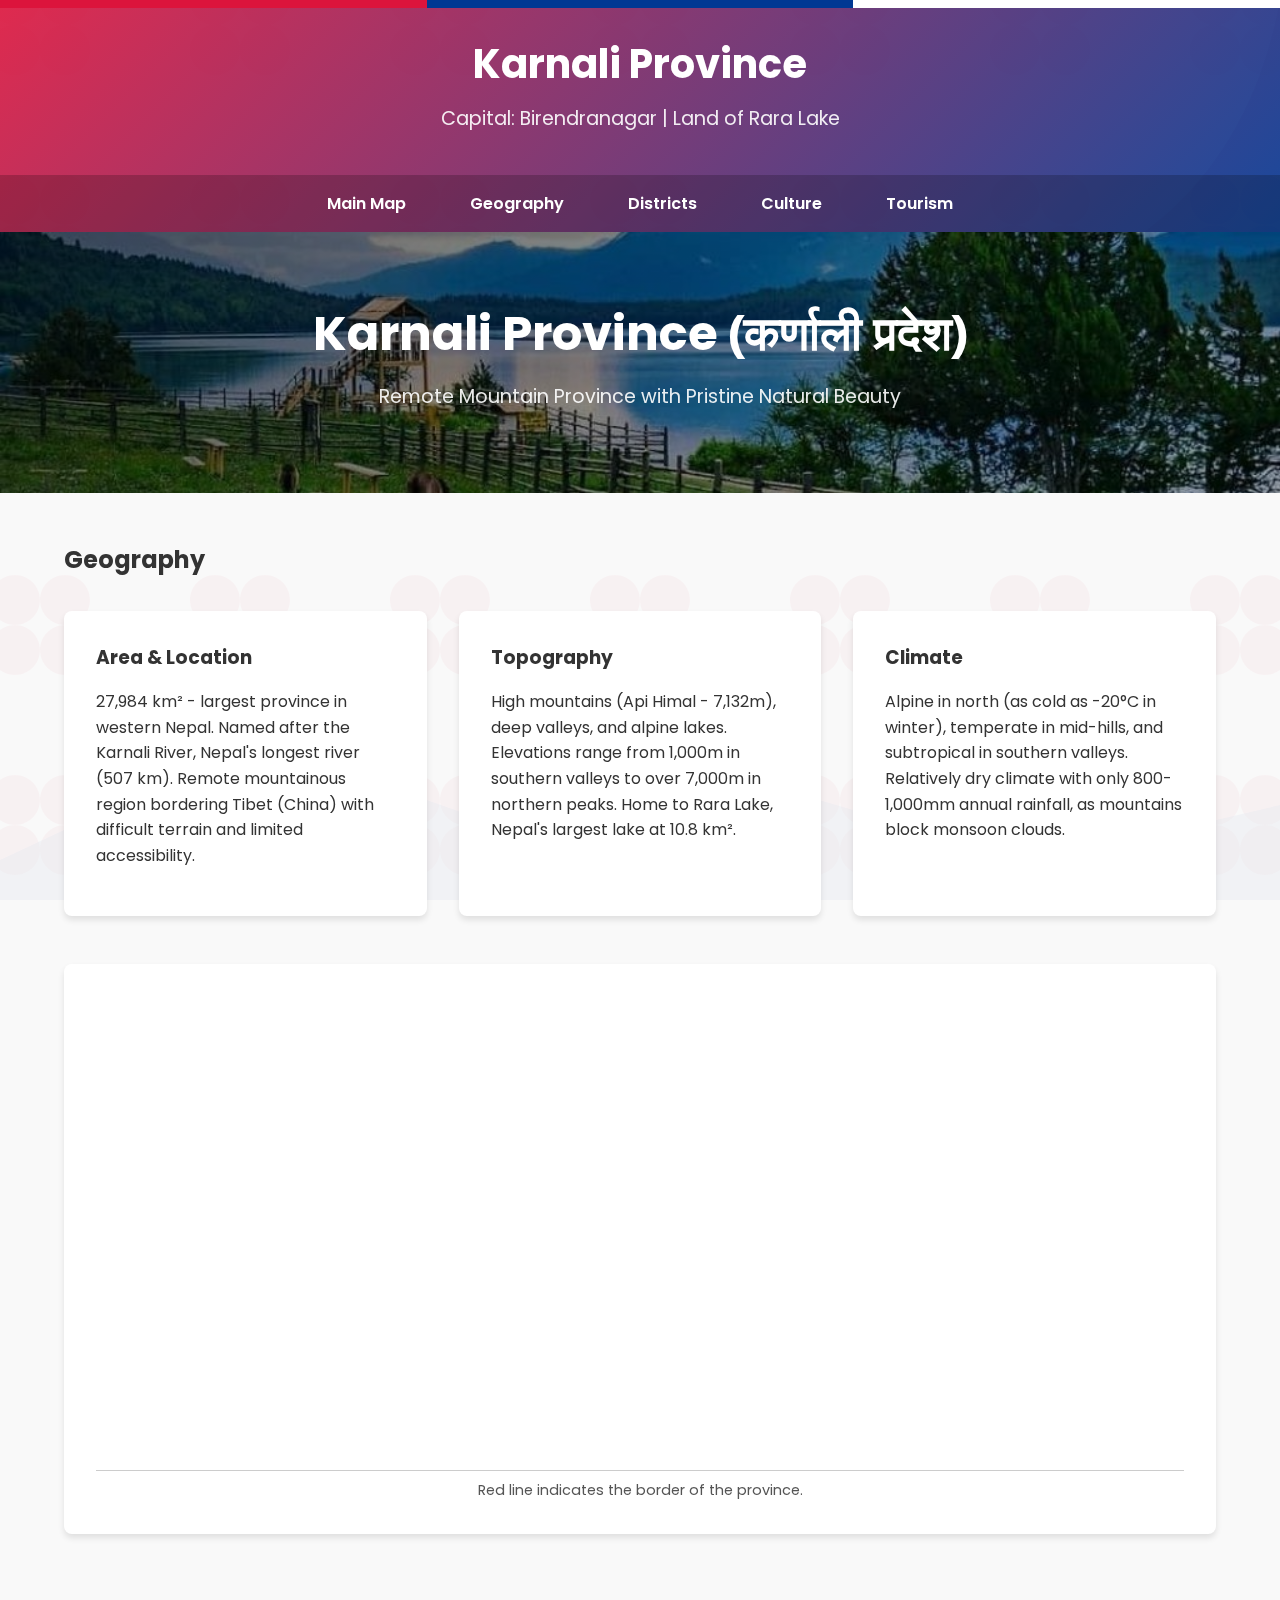
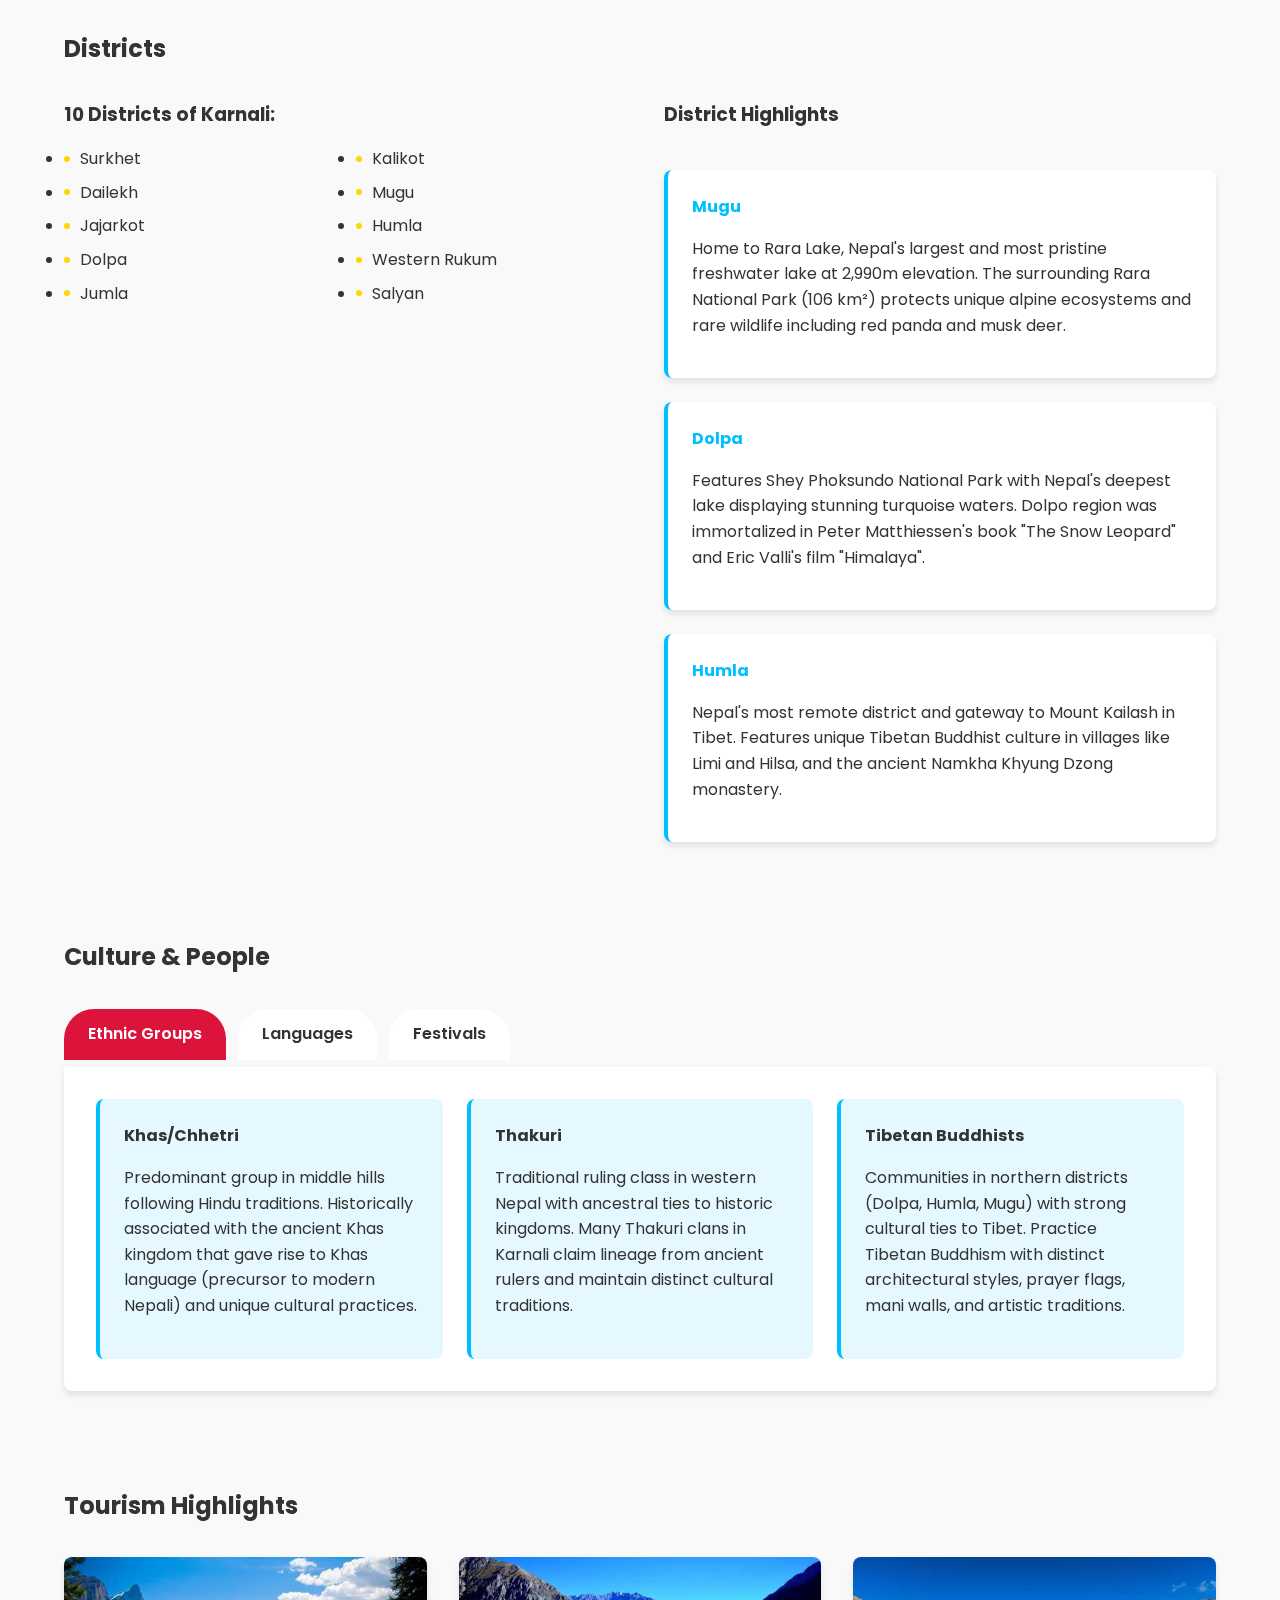
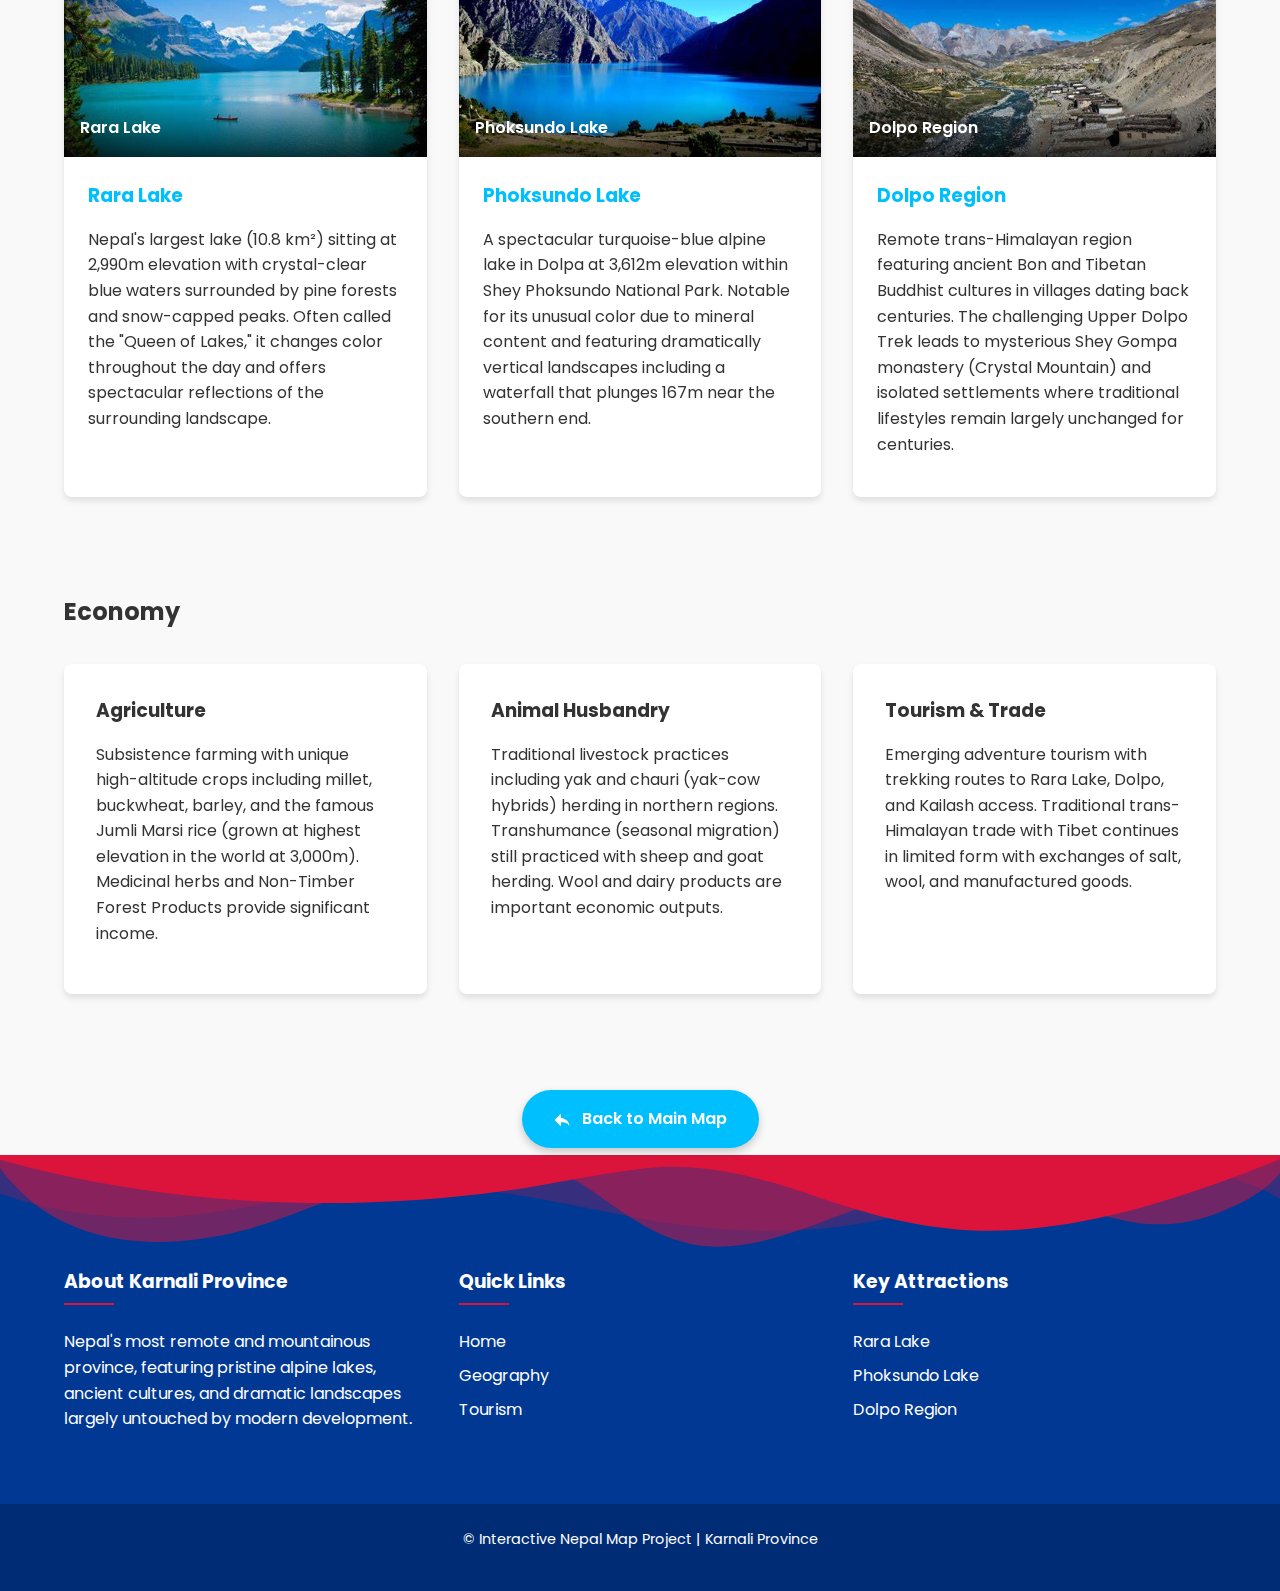
<file: provinces/province6.html>
<!DOCTYPE html>
<html lang="en">
<head>
    <meta charset="UTF-8">
    <meta name="viewport" content="width=device-width, initial-scale=1.0">
    <title>Karnali Province - Interactive Nepal Map</title>
    <link rel="stylesheet" href="../css/style.css">
    <link href="https://fonts.googleapis.com/css2?family=Poppins:wght@400;600;700&family=Hind+Siliguri:wght@400;600&display=swap" rel="stylesheet">
    <style>
        /* Province-specific styles */
        .province-hero {
            background-image: url('../assets/images/karnali-bg.jpg');
            background-size: cover;
        }
        
        /* Province-specific colors */
        .highlight-card h4,
        .tourism-content h3 {
            color: var(--province-6);
        }
        
        .ethnic-card,
        .language-card,
        .festival-card {
            border-left-color: var(--province-6);
            background-color: rgba(0, 191, 255, 0.1);
        }
        
        .back-button {
            background-color: var(--province-6);
        }
    </style>
</head>
<body class="province-6-page">
    
    <header class="header">
        <div class="flag-colors">
            <div class="crimson"></div>
            <div class="blue"></div>
            <div class="white"></div>
        </div>
        <div class="header-content">
            <h1>Karnali Province</h1>
            <p class="subtitle">Capital: Birendranagar | Land of Rara Lake</p>
        </div>
        <nav class="navbar">
            <ul>
                <li><a href="../index.html">Main Map</a></li>
                <li><a href="#geography">Geography</a></li>
                <li><a href="#districts">Districts</a></li>
                <li><a href="#culture">Culture</a></li>
                <li><a href="#tourism">Tourism</a></li>
            </ul>
        </nav>
    </header>

    <main class="province-container">
        <section class="province-hero province-6-bg">
            <div class="container">
                <div class="province-title">
                    <h2>Karnali Province <span>(कर्णाली प्रदेश)</span></h2>
                    <p>Remote Mountain Province with Pristine Natural Beauty</p>
                </div>
            </div>
        </section>

        <section id="geography" class="section province-section">
            <div class="container">
                <h2>Geography</h2>
                <div class="geo-grid">
                    <div class="geo-card">
                        <h3>Area & Location</h3>
                        <p>27,984 km² - largest province in western Nepal. Named after the Karnali River, Nepal's longest river (507 km). Remote mountainous region bordering Tibet (China) with difficult terrain and limited accessibility.</p>
                    </div>
                    <div class="geo-card">
                        <h3>Topography</h3>
                        <p>High mountains (Api Himal - 7,132m), deep valleys, and alpine lakes. Elevations range from 1,000m in southern valleys to over 7,000m in northern peaks. Home to Rara Lake, Nepal's largest lake at 10.8 km².</p>
                    </div>
                    <div class="geo-card">
                        <h3>Climate</h3>
                        <p>Alpine in north (as cold as -20°C in winter), temperate in mid-hills, and subtropical in southern valleys. Relatively dry climate with only 800-1,000mm annual rainfall, as mountains block monsoon clouds.</p>
                    </div>
                </div>
                
                <div class="province-map-container">
                    <iframe class="province-map" src="https://www.google.com/maps/embed?pb=!1m18!1m12!1m3!1d1781424.9368431815!2d81.01091936999188!3d29.301537007968314!2m3!1f0!2f0!3f0!3m2!1i1024!2i768!4f13.1!3m3!1m2!1s0x39bcc66413492495%3A0x66deea00d8f5900!2sKarnali%20Province!5e0!3m2!1sen!2snp!4v1744559760910!5m2!1sen!2snp"></iframe>
                    <div class="province-note">Red line indicates the border of the province.</div>
                </div>
            </div>
        </section>

        <section id="districts" class="section province-section">
            <div class="container">
                <h2>Districts</h2>
                <div class="districts-content">
                    <div class="districts-list">
                        <h3>10 Districts of Karnali:</h3>
                        <ul>
                            <li>Surkhet</li>
                            <li>Dailekh</li>
                            <li>Jajarkot</li>
                            <li>Dolpa</li>
                            <li>Jumla</li>
                            <li>Kalikot</li>
                            <li>Mugu</li>
                            <li>Humla</li>
                            <li>Western Rukum</li>
                            <li>Salyan</li>
                        </ul>
                    </div>
                    <div class="district-highlights">
                        <h3>District Highlights</h3>
                        <div class="highlight-card">
                            <h4>Mugu</h4>
                            <p>Home to Rara Lake, Nepal's largest and most pristine freshwater lake at 2,990m elevation. The surrounding Rara National Park (106 km²) protects unique alpine ecosystems and rare wildlife including red panda and musk deer.</p>
                        </div>
                        <div class="highlight-card">
                            <h4>Dolpa</h4>
                            <p>Features Shey Phoksundo National Park with Nepal's deepest lake displaying stunning turquoise waters. Dolpo region was immortalized in Peter Matthiessen's book "The Snow Leopard" and Eric Valli's film "Himalaya".</p>
                        </div>
                        <div class="highlight-card">
                            <h4>Humla</h4>
                            <p>Nepal's most remote district and gateway to Mount Kailash in Tibet. Features unique Tibetan Buddhist culture in villages like Limi and Hilsa, and the ancient Namkha Khyung Dzong monastery.</p>
                        </div>
                    </div>
                </div>
            </div>
        </section>

        <section id="culture" class="section province-section">
            <div class="container">
                <h2>Culture & People</h2>
                <div class="culture-tabs">
                    <input type="radio" name="culture-tab" id="tab1" checked>
                    <label for="tab1">Ethnic Groups</label>
                    
                    <input type="radio" name="culture-tab" id="tab2">
                    <label for="tab2">Languages</label>
                    
                    <input type="radio" name="culture-tab" id="tab3">
                    <label for="tab3">Festivals</label>
                    
                    <div class="tab-content" id="tab1-content">
                        <div class="ethnic-grid">
                            <div class="ethnic-card">
                                <h4>Khas/Chhetri</h4>
                                <p>Predominant group in middle hills following Hindu traditions. Historically associated with the ancient Khas kingdom that gave rise to Khas language (precursor to modern Nepali) and unique cultural practices.</p>
                            </div>
                            <div class="ethnic-card">
                                <h4>Thakuri</h4>
                                <p>Traditional ruling class in western Nepal with ancestral ties to historic kingdoms. Many Thakuri clans in Karnali claim lineage from ancient rulers and maintain distinct cultural traditions.</p>
                            </div>
                            <div class="ethnic-card">
                                <h4>Tibetan Buddhists</h4>
                                <p>Communities in northern districts (Dolpa, Humla, Mugu) with strong cultural ties to Tibet. Practice Tibetan Buddhism with distinct architectural styles, prayer flags, mani walls, and artistic traditions.</p>
                            </div>
                        </div>
                    </div>
                    
                    <div class="tab-content" id="tab2-content">
                        <div class="language-grid">
                            <div class="language-card">
                                <h4>Khas Nepali</h4>
                                <p>Dominant language (approx. 80%) with unique western dialects that preserve some archaic features of the original Khas language not found in standard Nepali.</p>
                            </div>
                            <div class="language-card">
                                <h4>Tibetan</h4>
                                <p>Spoken in northern border areas (approx. 10%), particularly in Dolpa, Upper Humla, and parts of Mugu where communities maintain strong cultural ties with Tibet.</p>
                            </div>
                            <div class="language-card">
                                <h4>Magar/Kham</h4>
                                <p>Indigenous languages (approx. 5%) primarily in Western Rukum and parts of Jajarkot, belonging to the Tibeto-Burman language family with distinct vocabulary and grammar.</p>
                            </div>
                        </div>
                    </div>
                    
                    <div class="tab-content" id="tab3-content">
                        <div class="festival-grid">
                            <div class="festival-card">
                                <h4>Gaura Parva</h4>
                                <p>Major festival celebrated extensively in Sudurpaschim and Karnali provinces honoring Lord Shiva and his consort Parvati. Features unique dancing, singing, and traditional Deuda songs performed in large circles.</p>
                            </div>
                            <div class="festival-card">
                                <h4>Lhosar</h4>
                                <p>Tibetan New Year celebration in northern districts with Buddhist rituals, mask dances, and family gatherings. Different communities celebrate variants (Sonam Lhosar, Tamu Lhosar) at different times based on lunar calendar.</p>
                            </div>
                            <div class="festival-card">
                                <h4>Yartung</h4>
                                <p>Traditional horse festival celebrated in Dolpa, particularly in the ancient walled settlement of Dho Tarap. Features competitive horse racing, archery contests, and cultural performances.</p>
                            </div>
                        </div>
                    </div>
                </div>
            </div>
        </section>

        <section id="tourism" class="section province-section">
            <div class="container">
                <h2>Tourism Highlights</h2>
                <div class="tourism-grid">
                    <div class="tourism-card">
                        <div class="tourism-image" style="background-image: url('../assets/images/rara-lake.jpg');">
                            <div class="site-name">Rara Lake</div>
                        </div>
                        <div class="tourism-content">
                            <h3>Rara Lake</h3>
                            <p>Nepal's largest lake (10.8 km²) sitting at 2,990m elevation with crystal-clear blue waters surrounded by pine forests and snow-capped peaks. Often called the "Queen of Lakes," it changes color throughout the day and offers spectacular reflections of the surrounding landscape.</p>
                        </div>
                    </div>
                    <div class="tourism-card">
                        <div class="tourism-image" style="background-image: url('../assets/images/phoksundo-lake.jpg');">
                            <div class="site-name">Phoksundo Lake</div>
                        </div>
                        <div class="tourism-content">
                            <h3>Phoksundo Lake</h3>
                            <p>A spectacular turquoise-blue alpine lake in Dolpa at 3,612m elevation within Shey Phoksundo National Park. Notable for its unusual color due to mineral content and featuring dramatically vertical landscapes including a waterfall that plunges 167m near the southern end.</p>
                        </div>
                    </div>
                    <div class="tourism-card">
                        <div class="tourism-image" style="background-image: url('../assets/images/dolpo.jpg');">
                            <div class="site-name">Dolpo Region</div>
                        </div>
                        <div class="tourism-content">
                            <h3>Dolpo Region</h3>
                            <p>Remote trans-Himalayan region featuring ancient Bon and Tibetan Buddhist cultures in villages dating back centuries. The challenging Upper Dolpo Trek leads to mysterious Shey Gompa monastery (Crystal Mountain) and isolated settlements where traditional lifestyles remain largely unchanged for centuries.</p>
                        </div>
                    </div>
                </div>
            </div>
        </section>

        <section id="economy" class="section province-section">
            <div class="container">
                <h2>Economy</h2>
                <div class="economy-grid">
                    <div class="economy-card">
                        <h3>Agriculture</h3>
                        <p>Subsistence farming with unique high-altitude crops including millet, buckwheat, barley, and the famous Jumli Marsi rice (grown at highest elevation in the world at 3,000m). Medicinal herbs and Non-Timber Forest Products provide significant income.</p>
                    </div>
                    <div class="economy-card">
                        <h3>Animal Husbandry</h3>
                        <p>Traditional livestock practices including yak and chauri (yak-cow hybrids) herding in northern regions. Transhumance (seasonal migration) still practiced with sheep and goat herding. Wool and dairy products are important economic outputs.</p>
                    </div>
                    <div class="economy-card">
                        <h3>Tourism & Trade</h3>
                        <p>Emerging adventure tourism with trekking routes to Rara Lake, Dolpo, and Kailash access. Traditional trans-Himalayan trade with Tibet continues in limited form with exchanges of salt, wool, and manufactured goods.</p>
                    </div>
                </div>
            </div>
        </section>

        <div class="back-to-map">
            <a href="../index.html" class="back-button">
                <img src="../assets/icons/back-arrow.svg" alt="Back" class="back-icon">
                Back to Main Map
            </a>
        </div>
    </main>

    <footer class="footer">
        <div class="mountain-silhouette"></div>
        <div class="footer-content">
            <div class="footer-section">
                <h3>About Karnali Province</h3>
                <p>Nepal's most remote and mountainous province, featuring pristine alpine lakes, ancient cultures, and dramatic landscapes largely untouched by modern development.</p>
            </div>
            <div class="footer-section">
                <h3>Quick Links</h3>
                <ul>
                    <li><a href="../index.html">Home</a></li>
                    <li><a href="#geography">Geography</a></li>
                    <li><a href="#tourism">Tourism</a></li>
                </ul>
            </div>
            <div class="footer-section">
                <h3>Key Attractions</h3>
                <ul>
                    <li><a href="#tourism">Rara Lake</a></li>
                    <li><a href="#tourism">Phoksundo Lake</a></li>
                    <li><a href="#tourism">Dolpo Region</a></li>
                </ul>
            </div>
        </div>
        <div class="footer-bottom">
            <p>&copy;  Interactive Nepal Map Project | Karnali Province</p>
        </div>
    </footer>
</body>
</html>
</file>
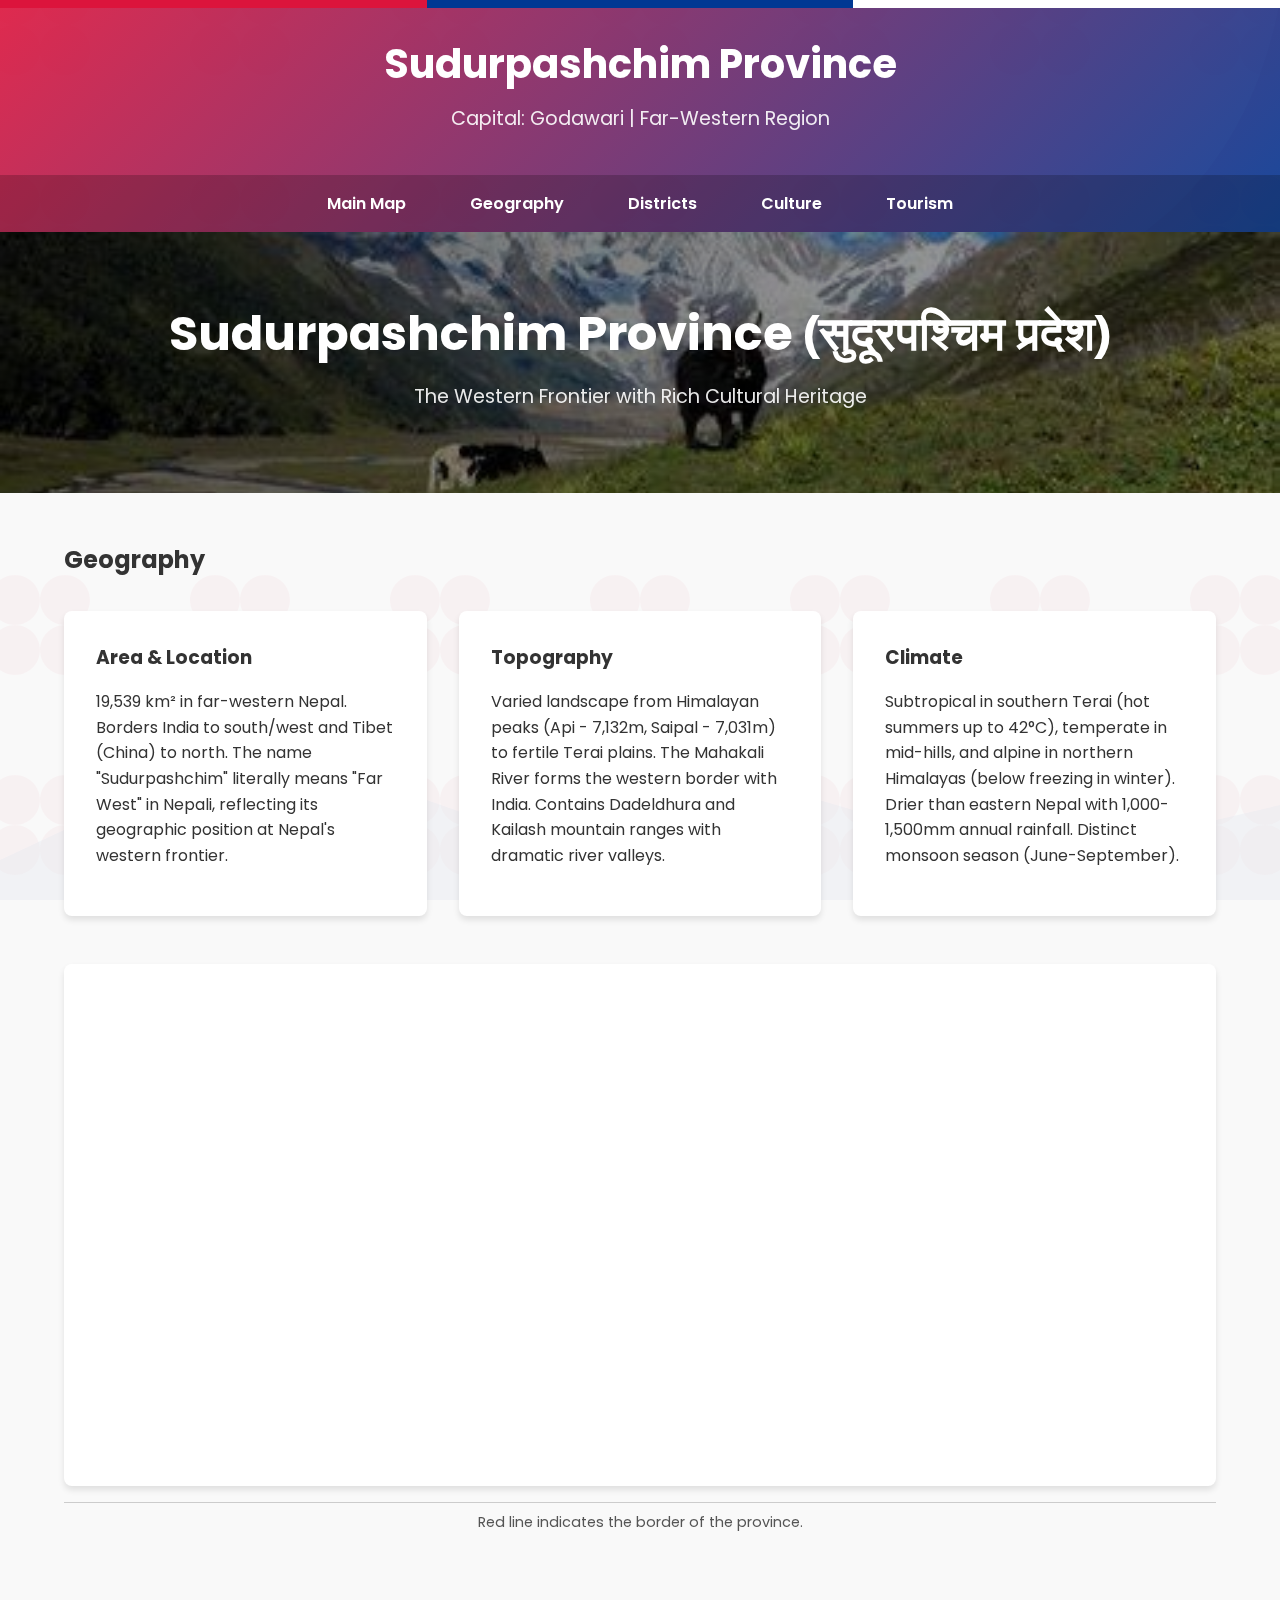
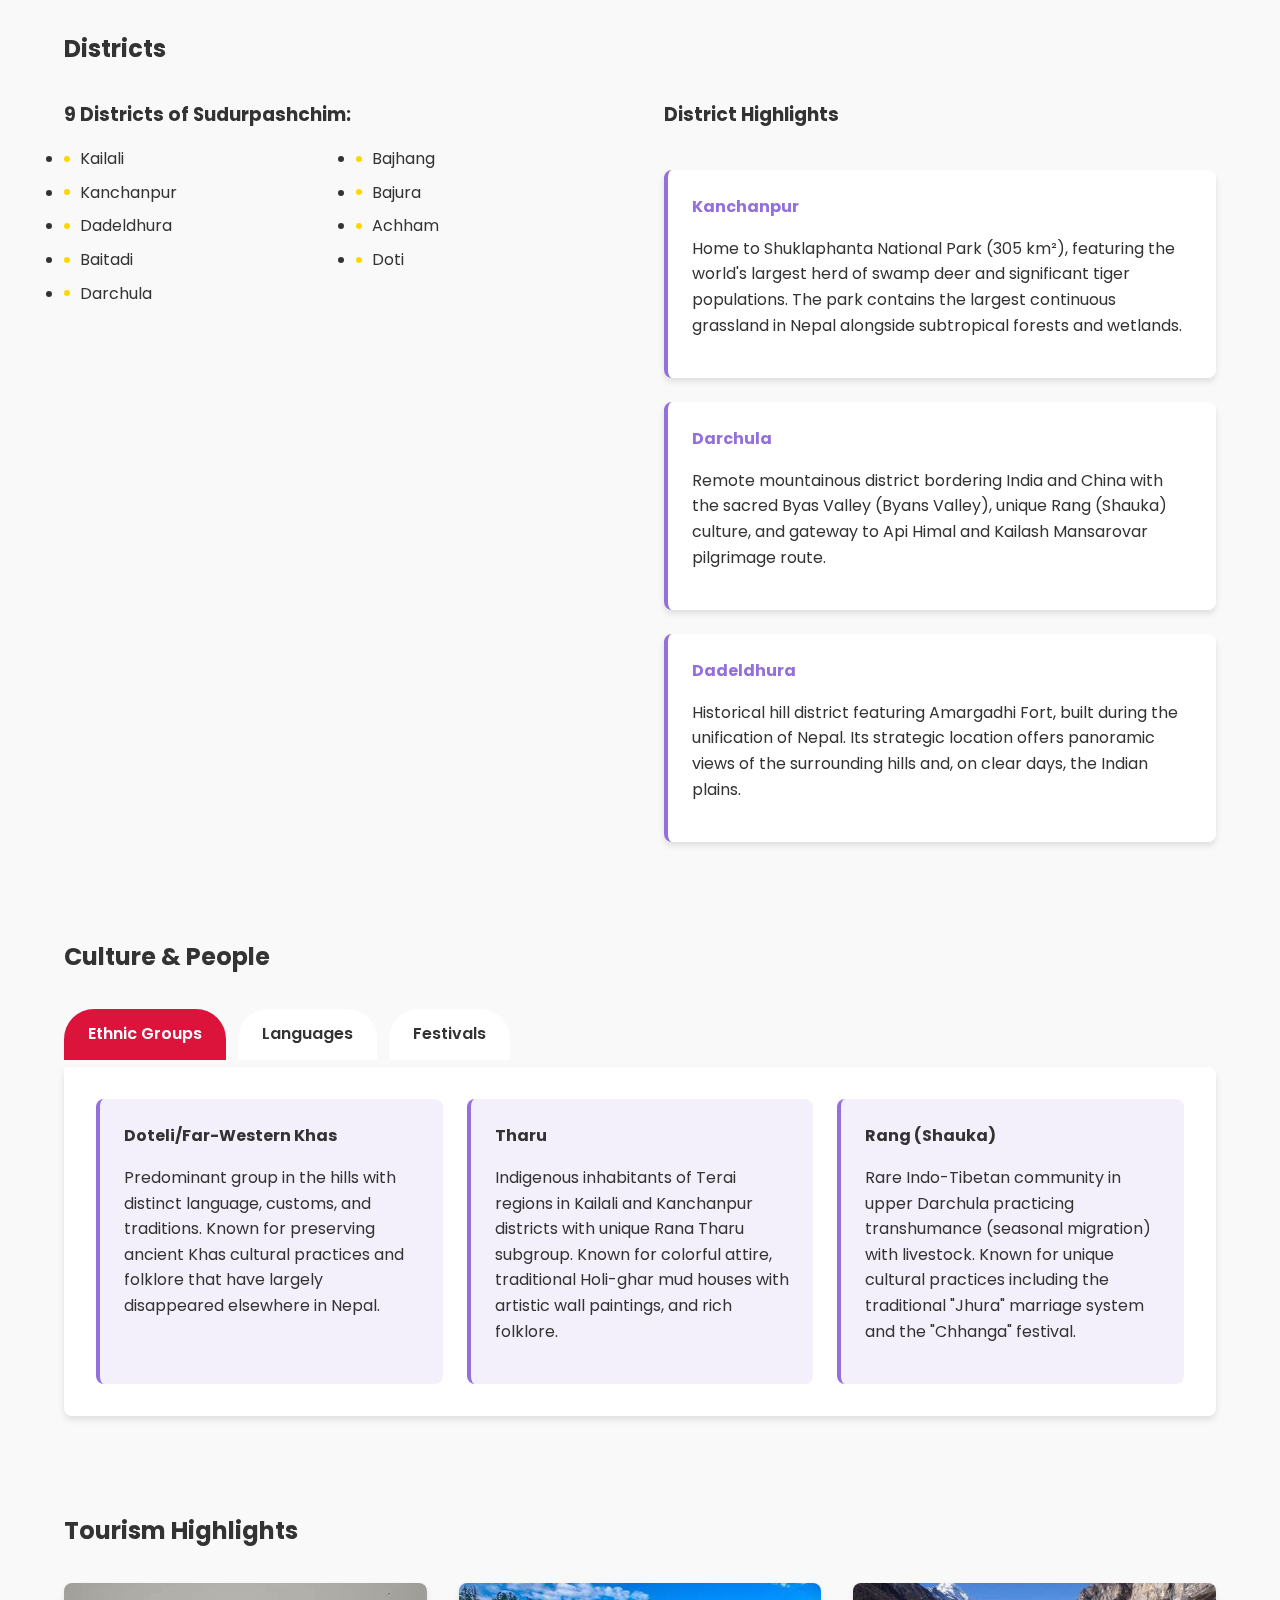
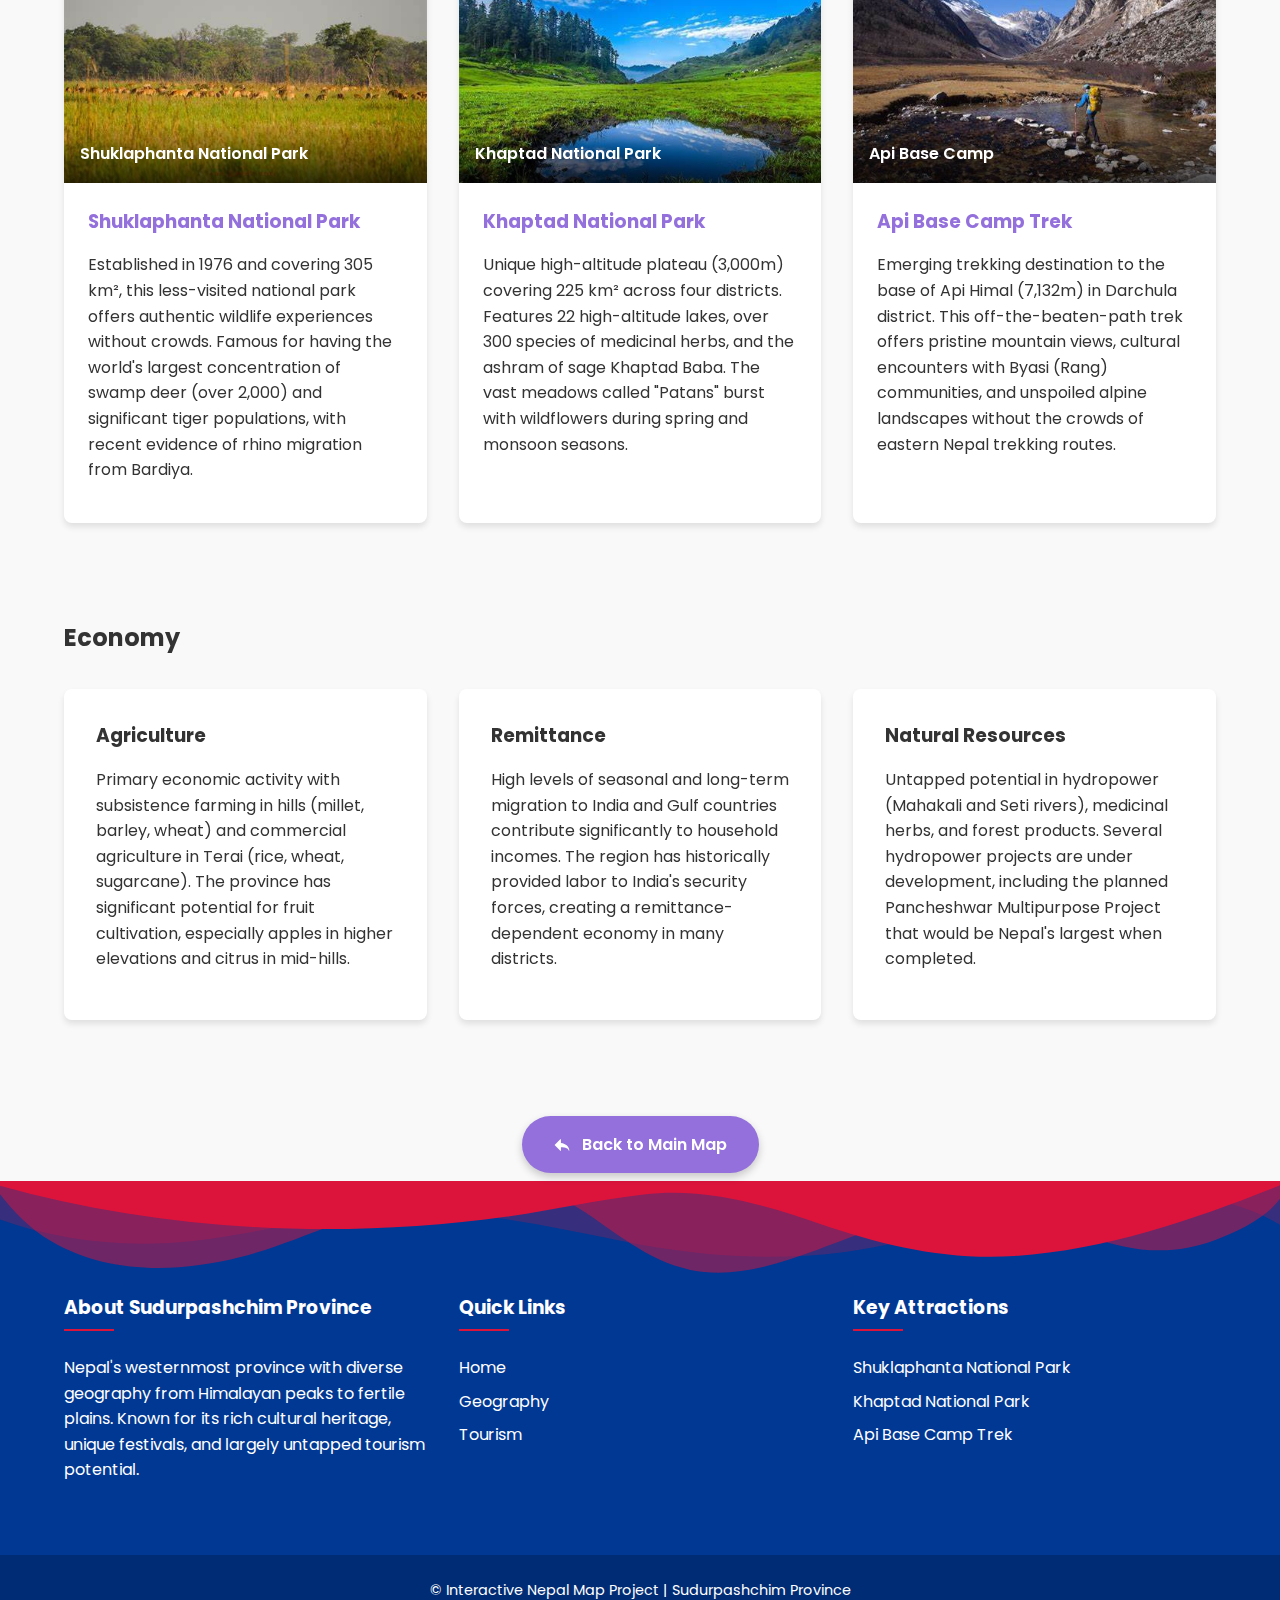
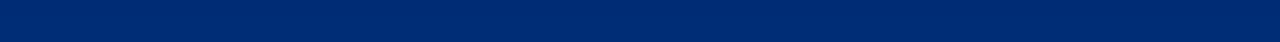
<file: provinces/province7.html>
<!DOCTYPE html>
<html lang="en">
<head>
    <meta charset="UTF-8">
    <meta name="viewport" content="width=device-width, initial-scale=1.0">
    <title>Sudurpashchim Province - Interactive Nepal Map</title>
    <link rel="stylesheet" href="../css/style.css">
    <link href="https://fonts.googleapis.com/css2?family=Poppins:wght@400;600;700&family=Hind+Siliguri:wght@400;600&display=swap" rel="stylesheet">
    <style>
        /* Province-specific styles */
        .province-hero {
            background-image: url('../assets/images/sudurpashchim-bg.jpg');
            background-size: cover;
        }
        
        /* Province-specific colors */
        .highlight-card h4,
        .tourism-content h3 {
            color: var(--province-7);
        }
        
        .ethnic-card,
        .language-card,
        .festival-card {
            border-left-color: var(--province-7);
            background-color: rgba(147, 112, 219, 0.1);
        }
        
        .back-button {
            background-color: var(--province-7);
        }
    </style>
</head>
<body class="province-7-page">
    <header class="header">
        <div class="flag-colors">
            <div class="crimson"></div>
            <div class="blue"></div>
            <div class="white"></div>
        </div>
        <div class="header-content">
            <h1>Sudurpashchim Province</h1>
            <p class="subtitle">Capital: Godawari | Far-Western Region</p>
        </div>
        <nav class="navbar">
            <ul>
                <li><a href="../index.html">Main Map</a></li>
                <li><a href="#geography">Geography</a></li>
                <li><a href="#districts">Districts</a></li>
                <li><a href="#culture">Culture</a></li>
                <li><a href="#tourism">Tourism</a></li>
            </ul>
        </nav>
    </header>

    <main class="province-container">
        <section class="province-hero province-7-bg">
            <div class="container">
                <div class="province-title">
                    <h2>Sudurpashchim Province <span>(सुदूरपश्चिम प्रदेश)</span></h2>
                    <p>The Western Frontier with Rich Cultural Heritage</p>
                </div>
            </div>
        </section>

        <section id="geography" class="section province-section">
            <div class="container">
                <h2>Geography</h2>
                <div class="geo-grid">
                    <div class="geo-card">
                        <h3>Area & Location</h3>
                        <p>19,539 km² in far-western Nepal. Borders India to south/west and Tibet (China) to north. The name "Sudurpashchim" literally means "Far West" in Nepali, reflecting its geographic position at Nepal's western frontier.</p>
                    </div>
                    <div class="geo-card">
                        <h3>Topography</h3>
                        <p>Varied landscape from Himalayan peaks (Api - 7,132m, Saipal - 7,031m) to fertile Terai plains. The Mahakali River forms the western border with India. Contains Dadeldhura and Kailash mountain ranges with dramatic river valleys.</p>
                    </div>
                    <div class="geo-card">
                        <h3>Climate</h3>
                        <p>Subtropical in southern Terai (hot summers up to 42°C), temperate in mid-hills, and alpine in northern Himalayas (below freezing in winter). Drier than eastern Nepal with 1,000-1,500mm annual rainfall. Distinct monsoon season (June-September).</p>
                    </div>
                </div>
                
                <div class="province-map-container">
                    <iframe class="province-map" src="https://www.google.com/maps/embed?pb=!1m18!1m12!1m3!1d3611043.0756460084!2d80.28140526615597!3d27.889411780455355!2m3!1f0!2f0!3f0!3m2!1i1024!2i768!4f13.1!3m3!1m2!1s0x39a1592d570a849b%3A0x882a4b4af3a281e8!2sSudurpashchim%20Province!5e0!3m2!1sen!2snp!4v1744560984652!5m2!1sen!2snp"></iframe>
                </div>
                <div class="province-note">Red line indicates the border of the province.</div>
            </div>
        </section>

        <section id="districts" class="section province-section">
            <div class="container">
                <h2>Districts</h2>
                <div class="districts-content">
                    <div class="districts-list">
                        <h3>9 Districts of Sudurpashchim:</h3>
                        <ul>
                            <li>Kailali</li>
                            <li>Kanchanpur</li>
                            <li>Dadeldhura</li>
                            <li>Baitadi</li>
                            <li>Darchula</li>
                            <li>Bajhang</li>
                            <li>Bajura</li>
                            <li>Achham</li>
                            <li>Doti</li>
                        </ul>
                    </div>
                    <div class="district-highlights">
                        <h3>District Highlights</h3>
                        <div class="highlight-card">
                            <h4>Kanchanpur</h4>
                            <p>Home to Shuklaphanta National Park (305 km²), featuring the world's largest herd of swamp deer and significant tiger populations. The park contains the largest continuous grassland in Nepal alongside subtropical forests and wetlands.</p>
                        </div>
                        <div class="highlight-card">
                            <h4>Darchula</h4>
                            <p>Remote mountainous district bordering India and China with the sacred Byas Valley (Byans Valley), unique Rang (Shauka) culture, and gateway to Api Himal and Kailash Mansarovar pilgrimage route.</p>
                        </div>
                        <div class="highlight-card">
                            <h4>Dadeldhura</h4>
                            <p>Historical hill district featuring Amargadhi Fort, built during the unification of Nepal. Its strategic location offers panoramic views of the surrounding hills and, on clear days, the Indian plains.</p>
                        </div>
                    </div>
                </div>
            </div>
        </section>

        <section id="culture" class="section province-section">
            <div class="container">
                <h2>Culture & People</h2>
                <div class="culture-tabs">
                    <input type="radio" name="culture-tab" id="tab1" checked>
                    <label for="tab1">Ethnic Groups</label>
                    
                    <input type="radio" name="culture-tab" id="tab2">
                    <label for="tab2">Languages</label>
                    
                    <input type="radio" name="culture-tab" id="tab3">
                    <label for="tab3">Festivals</label>
                    
                    <div class="tab-content" id="tab1-content">
                        <div class="ethnic-grid">
                            <div class="ethnic-card">
                                <h4>Doteli/Far-Western Khas</h4>
                                <p>Predominant group in the hills with distinct language, customs, and traditions. Known for preserving ancient Khas cultural practices and folklore that have largely disappeared elsewhere in Nepal.</p>
                            </div>
                            <div class="ethnic-card">
                                <h4>Tharu</h4>
                                <p>Indigenous inhabitants of Terai regions in Kailali and Kanchanpur districts with unique Rana Tharu subgroup. Known for colorful attire, traditional Holi-ghar mud houses with artistic wall paintings, and rich folklore.</p>
                            </div>
                            <div class="ethnic-card">
                                <h4>Rang (Shauka)</h4>
                                <p>Rare Indo-Tibetan community in upper Darchula practicing transhumance (seasonal migration) with livestock. Known for unique cultural practices including the traditional "Jhura" marriage system and the "Chhanga" festival.</p>
                            </div>
                        </div>
                    </div>
                    
                    <div class="tab-content" id="tab2-content">
                        <div class="language-grid">
                            <div class="language-card">
                                <h4>Doteli</h4>
                                <p>Main language of hill districts (approx. 45%), considered either a dialect of Nepali or separate language. Features distinct vocabulary and grammatical structures that preserve ancient forms of Khas language.</p>
                            </div>
                            <div class="language-card">
                                <h4>Nepali</h4>
                                <p>Official language (approx. 30%) used in education, administration, and inter-ethnic communication. Far-western dialect has unique expressions and accent.</p>
                            </div>
                            <div class="language-card">
                                <h4>Tharu/Rana</h4>
                                <p>Indigenous language (approx. 15%) spoken primarily in Terai districts, with the Rana Tharu dialect having significant differences from eastern Tharu variants.</p>
                            </div>
                        </div>
                    </div>
                    
                    <div class="tab-content" id="tab3-content">
                        <div class="festival-grid">
                            <div class="festival-card">
                                <h4>Gaura Parva</h4>
                                <p>Most significant festival of Sudurpashchim celebrating the marriage of Lord Shiva and Goddess Parvati over 8-10 days. Features unique rituals like Gavari (staying awake), Deuda dancing, and special songs with circular dance formations.</p>
                            </div>
                            <div class="festival-card">
                                <h4>Chaitali Purnima</h4>
                                <p>Spring festival celebrated on the full moon day of the month of Chaitra with ritual bathing in sacred rivers (especially Mahakali) and fasting. Known for cultural performances and community gatherings.</p>
                            </div>
                            <div class="festival-card">
                                <h4>Maghi</h4>
                                <p>Important festival for Tharu communities marking the end of winter and beginning of agricultural year. Features distinctive rituals including house cleaning, feast preparation, and traditional Tharu dances.</p>
                            </div>
                        </div>
                    </div>
                </div>
            </div>
        </section>

        <section id="tourism" class="section province-section">
            <div class="container">
                <h2>Tourism Highlights</h2>
                <div class="tourism-grid">
                    <div class="tourism-card">
                        <div class="tourism-image" style="background-image: url('../assets/images/shuklaphanta.jpg');">
                            <div class="site-name">Shuklaphanta National Park</div>
                        </div>
                        <div class="tourism-content">
                            <h3>Shuklaphanta National Park</h3>
                            <p>Established in 1976 and covering 305 km², this less-visited national park offers authentic wildlife experiences without crowds. Famous for having the world's largest concentration of swamp deer (over 2,000) and significant tiger populations, with recent evidence of rhino migration from Bardiya.</p>
                        </div>
                    </div>
                    <div class="tourism-card">
                        <div class="tourism-image" style="background-image: url('../assets/images/khaptad.jpg');">
                            <div class="site-name">Khaptad National Park</div>
                        </div>
                        <div class="tourism-content">
                            <h3>Khaptad National Park</h3>
                            <p>Unique high-altitude plateau (3,000m) covering 225 km² across four districts. Features 22 high-altitude lakes, over 300 species of medicinal herbs, and the ashram of sage Khaptad Baba. The vast meadows called "Patans" burst with wildflowers during spring and monsoon seasons.</p>
                        </div>
                    </div>
                    <div class="tourism-card">
                        <div class="tourism-image" style="background-image: url('../assets/images/api-base-camp.jpg');">
                            <div class="site-name">Api Base Camp</div>
                        </div>
                        <div class="tourism-content">
                            <h3>Api Base Camp Trek</h3>
                            <p>Emerging trekking destination to the base of Api Himal (7,132m) in Darchula district. This off-the-beaten-path trek offers pristine mountain views, cultural encounters with Byasi (Rang) communities, and unspoiled alpine landscapes without the crowds of eastern Nepal trekking routes.</p>
                        </div>
                    </div>
                </div>
            </div>
        </section>

        <section id="economy" class="section province-section">
            <div class="container">
                <h2>Economy</h2>
                <div class="economy-grid">
                    <div class="economy-card">
                        <h3>Agriculture</h3>
                        <p>Primary economic activity with subsistence farming in hills (millet, barley, wheat) and commercial agriculture in Terai (rice, wheat, sugarcane). The province has significant potential for fruit cultivation, especially apples in higher elevations and citrus in mid-hills.</p>
                    </div>
                    <div class="economy-card">
                        <h3>Remittance</h3>
                        <p>High levels of seasonal and long-term migration to India and Gulf countries contribute significantly to household incomes. The region has historically provided labor to India's security forces, creating a remittance-dependent economy in many districts.</p>
                    </div>
                    <div class="economy-card">
                        <h3>Natural Resources</h3>
                        <p>Untapped potential in hydropower (Mahakali and Seti rivers), medicinal herbs, and forest products. Several hydropower projects are under development, including the planned Pancheshwar Multipurpose Project that would be Nepal's largest when completed.</p>
                    </div>
                </div>
            </div>
        </section>

        <div class="back-to-map">
            <a href="../index.html" class="back-button">
                <img src="../assets/icons/back-arrow.svg" alt="Back" class="back-icon">
                Back to Main Map
            </a>
        </div>
    </main>

    <footer class="footer">
        <div class="mountain-silhouette"></div>
        <div class="footer-content">
            <div class="footer-section">
                <h3>About Sudurpashchim Province</h3>
                <p>Nepal's westernmost province with diverse geography from Himalayan peaks to fertile plains. Known for its rich cultural heritage, unique festivals, and largely untapped tourism potential.</p>
            </div>
            <div class="footer-section">
                <h3>Quick Links</h3>
                <ul>
                    <li><a href="../index.html">Home</a></li>
                    <li><a href="#geography">Geography</a></li>
                    <li><a href="#tourism">Tourism</a></li>
                </ul>
            </div>
            <div class="footer-section">
                <h3>Key Attractions</h3>
                <ul>
                    <li><a href="#tourism">Shuklaphanta National Park</a></li>
                    <li><a href="#tourism">Khaptad National Park</a></li>
                    <li><a href="#tourism">Api Base Camp Trek</a></li>
                </ul>
            </div>
        </div>
        <div class="footer-bottom">
            <p>&copy;  Interactive Nepal Map Project | Sudurpashchim Province</p>
        </div>
    </footer>
</body>
</html>
</file>
<file: css/style.css>
/* ============================================= */
/* Base Styles & Variables */
/* ============================================= */
:root {
  /* Colors */
  --primary-red: #DC143C;
  --primary-blue: #003893;
  --primary-white: #FFFFFF;
  --text-dark: #333333;
  --text-light: #F5F5F5;
  --bg-light: #F9F9F9;
  --bg-dark: #222222;
  --card-bg: #FFFFFF;
  --shadow: 0 4px 6px rgba(0, 0, 0, 0.1);
  --shadow-hover: 0 10px 20px rgba(0, 0, 0, 0.2);
  --transition: all 0.3s ease;
  
  /* Province Colors */
  --province-1: #FFD700; /* Koshi - Gold */
  --province-2: #FFA500; /* Madhesh - Orange */
  --province-3: #FF6347; /* Bagmati - Tomato */
  --province-4: #ADFF2F; /* Gandaki - GreenYellow */
  --province-5: #32CD32; /* Lumbini - LimeGreen */
  --province-6: #00BFFF; /* Karnali - DeepSkyBlue */
  --province-7: #9370DB; /* Sudurpashchim - MediumPurple */
}

* {
  margin: 0;
  padding: 0;
  box-sizing: border-box;
}

/* Enhanced Nepali-inspired background with prayer flags and mandala patterns */
body {
  font-family: 'Poppins', sans-serif;
  line-height: 1.6;
  color: var(--text-dark);
  background-color: var(--bg-light);
  transition: var(--transition);
  position: relative;
}

body::before {
  content: "";
  position: fixed;
  top: 0;
  left: 0;
  width: 100%;
  height: 100%;
  pointer-events: none;
  z-index: -1;
  opacity: 0.1; /* Increased from 0.04 */
  background-image: 
    /* Prayer flag inspired top border */
    linear-gradient(to right, 
      rgba(35, 79, 143, 0.7) 0%, rgba(35, 79, 143, 0.7) 20%, 
      rgba(220, 20, 60, 0.7) 20%, rgba(220, 20, 60, 0.7) 40%, 
      rgba(255, 215, 0, 0.7) 40%, rgba(255, 215, 0, 0.7) 60%, 
      rgba(50, 205, 50, 0.7) 60%, rgba(50, 205, 50, 0.7) 80%,
      rgba(255, 255, 255, 0.7) 80%, rgba(255, 255, 255, 0.7) 100%
    ),
    /* Himalayan mountains silhouette */
    url("data:image/svg+xml,%3Csvg xmlns='http://www.w3.org/2000/svg' viewBox='0 0 1200 120' preserveAspectRatio='none'%3E%3Cpath d='M0,80 L80,40 L160,70 L240,30 L320,60 L400,20 L480,50 L560,10 L640,40 L720,5 L800,30 L880,0 L960,40 L1040,15 L1120,45 L1200,25 L1200,120 L0,120 Z' fill='%23003893' opacity='0.3'%3E%3C/path%3E%3C/svg%3E"),
    /* Temple pattern with mandalas */
    url("data:image/svg+xml,%3Csvg width='80' height='80' viewBox='0 0 80 80' xmlns='http://www.w3.org/2000/svg'%3E%3Cg fill='none' fill-rule='evenodd'%3E%3Cg fill='%23dc143c' fill-opacity='0.3'%3E%3Cpath d='M50,50 C55.5228,50 60,45.5228 60,40 C60,34.4772 55.5228,30 50,30 C44.4772,30 40,34.4772 40,40 C40,45.5228 44.4772,50 50,50 Z M30,50 C35.5228,50 40,45.5228 40,40 C40,34.4772 35.5228,30 30,30 C24.4772,30 20,34.4772 20,40 C20,45.5228 24.4772,50 30,50 Z M50,30 C55.5228,30 60,25.5228 60,20 C60,14.4772 55.5228,10 50,10 C44.4772,10 40,14.4772 40,20 C40,25.5228 44.4772,30 50,30 Z M30,30 C35.5228,30 40,25.5228 40,20 C40,14.4772 35.5228,10 30,10 C24.4772,10 20,14.4772 20,20 C20,25.5228 24.4772,30 30,30 Z M40,20 L40,60 M20,40 L60,40'/%3E%3C/g%3E%3C/g%3E%3C/svg%3E"),
    /* Traditional Nepali geometric patterns */
    url("data:image/svg+xml,%3Csvg width='60' height='60' viewBox='0 0 60 60' xmlns='http://www.w3.org/2000/svg'%3E%3Cg fill='none' fill-rule='evenodd'%3E%3Cg fill='%23003893' fill-opacity='0.2'%3E%3Cpath d='M0,30 L30,0 L60,30 L30,60 L0,30 Z M30,30 L15,15 L30,0 L45,15 L30,30 Z M30,30 L45,15 L60,30 L45,45 L30,30 Z M30,30 L45,45 L30,60 L15,45 L30,30 Z M30,30 L15,45 L0,30 L15,15 L30,30 Z'/%3E%3C/g%3E%3C/g%3E%3C/svg%3E");
  background-position: 
    top center,
    center bottom,
    center center,
    center center;
  background-size: 
    100% 8px,
    100% 120px,
    200px 200px,
    120px 120px;
  background-repeat: 
    repeat-x,
    repeat-x,
    repeat,
    repeat;
}

/* Add more depth with accent corners */
body::after {
  content: "";
  position: fixed;
  width: 300px;
  height: 300px;
  top: 0;
  right: 0;
  background-image: url("data:image/svg+xml,%3Csvg width='100' height='100' viewBox='0 0 100 100' xmlns='http://www.w3.org/2000/svg'%3E%3Cpath d='M100,0 L100,100 L0,100 C55,90 90,55 100,0 Z' fill='%23dc143c' fill-opacity='0.1'/%3E%3C/svg%3E"); /* Increased fill-opacity from 0.03 */
  background-size: cover;
  pointer-events: none;
  z-index: -1;
}

/* Content needs relative position to appear above the backgrounds */
.container {
  position: relative;
}

h1, h2, h3, h4 {
  font-weight: 700;
  margin-bottom: 1rem;
}

p {
  margin-bottom: 1rem;
}

a {
  text-decoration: none;
  color: inherit;
}

.container {
  max-width: 1200px;
  margin: 0 auto;
  padding: 0 1.5rem;
}

.section {
  padding: 3rem 0;
}

/* Remove any dark mode toggle styles */
.dark-mode-toggle {
  display: none;  /* Hide the dark mode toggle completely */
}

.toggle-checkbox, .toggle-label, .toggle-handle, .toggle-text {
  display: none;  /* Hide all toggle elements */
}

/* General flag styling */
.flag-icon {
    position: absolute; /* Ensure it is positioned relative to its container */
    top: 10px; /* Adjust the top position */
    right: 10px; /* Adjust the right position */
    width: 50px; /* Set a fixed width */
    height: auto; /* Maintain aspect ratio */
    z-index: 10; /* Ensure it appears above other elements */
}

/* Responsive adjustments for smaller screens */
@media (max-width: 768px) {
    .flag-icon {
        top: 5px; /* Adjust position for smaller screens */
        right: 5px;
        width: 30px; /* Reduce size for mobile devices */
    }
}

/* ============================================= */
/* Header & Navigation */
/* ============================================= */
.header {
  background: linear-gradient(135deg, rgba(220, 20, 60, 0.9), rgba(0, 56, 147, 0.9)); /* Increased alpha values */
  color: var(--primary-white);
  position: relative;
  overflow: hidden;
}

.flag-colors {
  display: flex;
  height: 8px;
}

.flag-colors .crimson {
  background-color: var(--primary-red);
  flex: 1;
}

.flag-colors .blue {
  background-color: var(--primary-blue);
  flex: 1;
}

.flag-colors .white {
  background-color: var(--primary-white);
  flex: 1;
}

.header-content {
  padding: 1.5rem 0;
  text-align: center;
}

.header h1 {
  font-size: 2.5rem;
  margin-bottom: 0.5rem;
}

.subtitle {
  font-size: 1.2rem;
  opacity: 0.9;
}

.navbar {
  background-color: rgba(0, 0, 0, 0.2);
  padding: 0.5rem 0;
}

.navbar ul {
  display: flex;
  justify-content: center;
  list-style: none;
  flex-wrap: wrap;
}

.navbar li {
  margin: 0 1rem;
}

.navbar a {
  color: var(--primary-white);
  font-weight: 600;
  padding: 0.5rem 1rem;
  border-radius: 4px;
  transition: var(--transition);
  display: inline-block;
}

.navbar a:hover, .navbar a:focus {
  background-color: rgba(255, 255, 255, 0.3);
  transform: translateY(-3px);
  box-shadow: 0 3px 8px rgba(0, 0, 0, 0.2);
}

/* ============================================= */
/* Main Page Styles */
/* ============================================= */
.map-container {
  max-width: 1200px;
  margin: 2rem auto;
  padding: 0 1rem;
}

.about-grid {
  display: grid;
  grid-template-columns: repeat(auto-fit, minmax(300px, 1fr));
  gap: 2rem;
  margin-top: 2rem;
}

.about-card {
  background-color: var(--card-bg);
  padding: 2rem;
  border-radius: 8px;
  box-shadow: var(--shadow);
  transition: var(--transition);
  text-align: center;
}

.about-card:hover {
  transform: translateY(-8px);
  box-shadow: var(--shadow-hover);
}

.icon-container {
  width: 60px;
  height: 60px;
  margin: 0 auto 1rem;
  background-color: rgba(220, 20, 60, 0.1);
  border-radius: 50%;
  display: flex;
  align-items: center;
  justify-content: center;
}

.icon {
  width: 30px;
  height: 30px;
}

.did-you-know {
  margin-top: 3rem;
  background-color: var(--card-bg);
  padding: 2rem;
  border-radius: 8px;
  box-shadow: var(--shadow);
}

.facts-carousel {
  display: flex;
  overflow-x: auto;
  gap: 1.5rem;
  padding: 1rem 0;
  scroll-snap-type: x mandatory;
}

.facts-carousel::-webkit-scrollbar {
  height: 5px;
}

.facts-carousel::-webkit-scrollbar-thumb {
  background-color: var(--primary-red);
  border-radius: 5px;
}

.fact {
  min-width: 300px;
  padding: 1.5rem;
  background-color: rgba(220, 20, 60, 0.1);
  border-left: 4px solid var(--primary-red);
  scroll-snap-align: start;
  transition: var(--transition);
  cursor: pointer;
}

.fact:hover {
  transform: translateY(-5px) translateX(3px);
  box-shadow: var(--shadow);
  background-color: rgba(220, 20, 60, 0.15);
}

/* Interactive Map Section */
.map-section {
  background-color: var(--bg-dark);
  color: var(--text-light);
}

.map-controls {
  display: flex;
  justify-content: space-between;
  align-items: center;
  margin-bottom: 1.5rem;
  flex-wrap: wrap;
}

.map-legend {
  background-color: rgba(255, 255, 255, 0.1);
  padding: 1rem;
  border-radius: 8px;
}

.legend-items {
  display: flex;
  flex-wrap: wrap;
  gap: 1rem;
  margin-top: 0.5rem;
}

.legend-item {
  display: flex;
  align-items: center;
  gap: 0.5rem;
}

.color-box {
  width: 20px;
  height: 20px;
  border-radius: 4px;
}

.province-1 { background-color: var(--province-1); }
.province-2 { background-color: var(--province-2); }
.province-3 { background-color: var(--province-3); }
.province-4 { background-color: var(--province-4); }
.province-5 { background-color: var(--province-5); }
.province-6 { background-color: var(--province-6); }
.province-7 { background-color: var(--province-7); }

.svg-map-container {
  width: 100%;
  max-width: 800px;
  margin: 0 auto;
  border: 1px solid rgba(255, 255, 255, 0.2);
  border-radius: 8px;
  overflow: hidden;
  box-shadow: 0 10px 30px rgba(0, 0, 0, 0.3);
}

.nepal-svg {
  width: auto;
  height: auto;
  display: block;
  background-color: var(--bg-visual);
}

/* Province Styles in SVG */
.province {
  stroke: #555;
  stroke-width: 1;
  transition: filter 0.3s ease;
  cursor: pointer;
}

.province:hover, .province:focus {
  filter: drop-shadow(0 0 5px rgba(255, 255, 255, 0.5));
  stroke-width: 2;
}

/* Add specific hover effects for province paths within province links */
.province-link path {
  transition: filter 0.3s ease, stroke-width 0.3s ease;
  stroke: rgba(0, 0, 0, 0.3);
  stroke-width: 0.5;
  cursor: pointer;
}

.province-link:hover path, .province-link:focus path {
  filter: brightness(1.1) drop-shadow(0 0 3px rgba(255, 255, 255, 0.4));
  stroke-width: 1.5;
}

.district-border {
  stroke: rgba(255, 255, 255, 0.5);
  stroke-width: 1;
  stroke-dasharray: 2,2;
  fill: none;
  pointer-events: none;
  opacity: 0.3;
  transition: opacity 0.3s ease;
}

.province:hover .district-border,
.province-link:hover .district-border {
  opacity: 1;
}

.province-1 { fill: var(--province-1); }
.province-2 { fill: var(--province-2); }
.province-3 { fill: var(--province-3); }
.province-4 { fill: var(--province-4); }
.province-5 { fill: var(--province-5); }
.province-6 { fill: var(--province-6); }
.province-7 { fill: var(--province-7); }

.province-label {
  font-size: 25px;
  font-weight: bold;
  fill: var(--text-dark);
  pointer-events: none;
}

/* City Markers */
.city {
  fill: var(--primary-blue);
  stroke: var(--primary-white);
  stroke-width: 1.5;
  transition: var(--transition);
  cursor: pointer;
}

.city:hover, .city:focus {
  fill: var(--primary-red);
  transform: scale(1.3);
}

.city-label {
  font-size: 13px;
  font-weight: bold;
  fill: var(--text-dark);
  display: none;
  pointer-events: none;
}

.city:hover + .city-label,
.city:focus + .city-label {
  display: block;
}

.kathmandu {
  fill: #FF0000;
  stroke-width: 2;
}

/* Everest Marker Animation */
.everest-marker {
  cursor: pointer;
}

.everest-dot {
  fill: #cd71eb;
  stroke: #FF0000;
  stroke-width: 1.5;
  animation: pulse 3s infinite;
}

@keyframes pulse {
  0% { transform: scale(1); opacity: 1; }
  50% { transform: scale(1.2); opacity: 0.8; }
  100% { transform: scale(1); opacity: 1; }
}

.mountain-label {
  font-size: 19px;
  font-weight: bold;
  fill: var(--text-dark);
}

/* Province Quick Links */
.province-quick-links {
  margin-top: 3rem;
  text-align: center;
}

.province-buttons {
  display: flex;
  flex-wrap: wrap;
  justify-content: center;
  gap: 1rem;
  margin-top: 1.5rem;
}

.province-button {
  padding: 0.8rem 1.5rem;
  border-radius: 30px;
  font-weight: 600;
  transition: var(--transition);
  color: var(--text-light);
  min-width: 120px;
  text-align: center;
  position: relative;
  overflow: hidden;
}

.province-button:hover, .province-button:focus {
  transform: translateY(-5px);
  box-shadow: var(--shadow-hover);
}

.province-button:before {
  content: "";
  position: absolute;
  top: 0;
  left: -100%;
  width: 100%;
  height: 100%;
  background: rgba(255, 255, 255, 0.2);
  transition: 0.5s;
  pointer-events: none;
}

.province-button:hover:before {
  left: 100%;
}

.province-1-bg { background-color: var(--province-1); }
.province-2-bg { background-color: var(--province-2); }
.province-3-bg { background-color: var(--province-3); }
.province-4-bg { background-color: var(--province-4); }
.province-5-bg { background-color: var(--province-5); }
.province-6-bg { background-color: var(--province-6); }
.province-7-bg { background-color: var(--province-7); }

/* ============================================= */
/* UNESCO Section */
/* ============================================= */
.unesco-grid {
  display: grid;
  grid-template-columns: repeat(auto-fit, minmax(300px, 1fr));
  gap: 2rem;
  margin-top: 2rem;
}

.unesco-card {
  background-color: var(--card-bg);
  border-radius: 8px;
  overflow: hidden;
  box-shadow: var(--shadow);
  transition: var(--transition);
}

.unesco-card:hover {
  transform: translateY(-8px);
  box-shadow: var(--shadow-hover);
}

.unesco-image {
  height: 200px;
  background-size: cover;
  background-position: center;
  position: relative;
}

.site-name {
  position: absolute;
  bottom: 0;
  left: 0;
  right: 0;
  background: linear-gradient(transparent, rgba(0, 0, 0, 0.7));
  color: white;
  padding: 1rem;
  font-weight: 600;
}

.unesco-content {
  padding: 1.5rem;
}

.unesco-content h3 {
  color: var(--primary-blue);
  margin-bottom: 0.5rem;
}

/* ============================================= */
/* Culture Section */
/* ============================================= */
.culture-tabs {
  margin-top: 2rem;
}

.culture-tabs input[type="radio"] {
  display: none;
}

.culture-tabs label {
  display: inline-block;
  padding: 0.8rem 1.5rem;
  background-color: var(--card-bg);
  border-radius: 30px 30px 0 0;
  margin-right: 0.5rem;
  cursor: pointer;
  font-weight: 600;
  transition: var(--transition);
  position: relative;
  overflow: hidden;
}

.culture-tabs label:hover {
  background-color: rgba(220, 20, 60, 0.15);
  transform: translateY(-2px);
}

.culture-tabs label:before {
  content: '';
  position: absolute;
  bottom: 0;
  left: 0;
  width: 0;
  height: 2px;
  background-color: var(--primary-red);
  transition: width 0.3s ease;
}

.culture-tabs label:hover:before {
  width: 100%;
}

.culture-tabs input[type="radio"]:checked + label {
  background-color: var(--primary-red);
  color: white;
}

.tab-content {
  display: none;
  padding: 2rem;
  background-color: var(--card-bg);
  border-radius: 0 8px 8px 8px;
  box-shadow: var(--shadow);
}

#tab1:checked ~ #tab1-content,
#tab2:checked ~ #tab2-content,
#tab3:checked ~ #tab3-content {
  display: block;
}

.festival-grid, .cuisine-grid, .dress-grid {
  display: grid;
  grid-template-columns: repeat(auto-fit, minmax(250px, 1fr));
  gap: 1.5rem;
}

.festival-card, .cuisine-card, .dress-card {
  background-color: rgba(220, 20, 60, 0.1);
  padding: 1.5rem;
  border-radius: 8px;
  transition: var(--transition);
}

.festival-card:hover, .cuisine-card:hover, .dress-card:hover {
  transform: translateY(-5px) translateX(5px);
  box-shadow: var(--shadow);
}

.festival-card h3, .cuisine-card h3, .dress-card h3 {
  color: var(--primary-red);
}

/* ============================================= */
/* Province Page Styles */
/* ============================================= */
.province-hero {
  padding: 4rem 0;
  color: white;
  text-align: center;
  position: relative;
  overflow: hidden;
}

.province-hero::before {
  content: '';
  position: absolute;
  top: 0;
  left: 0;
  right: 0;
  bottom: 0;
  background: linear-gradient(135deg, rgba(0,0,0,0.6), rgba(0,0,0,0.3));
  z-index: 1;
}

.province-hero .container {
  position: relative;
  z-index: 2;
}

.province-title h2 {
  font-size: 3rem;
  margin-bottom: 0.5rem;
}

.province-title span {
  font-family: 'Hind Siliguri', sans-serif;
}

.province-title p {
  font-size: 1.2rem;
  opacity: 0.9;
}

.geo-grid, .economy-grid {
  display: grid;
  grid-template-columns: repeat(auto-fit, minmax(300px, 1fr));
  gap: 2rem;
  margin-top: 2rem;
}

.geo-card, .economy-card {
  background-color: var(--card-bg);
  padding: 2rem;
  border-radius: 8px;
  box-shadow: var(--shadow);
  transition: var(--transition);
}

.geo-card:hover, .economy-card:hover {
  transform: translateY(-8px);
  box-shadow: var(--shadow-hover);
}

.province-map-container {
  margin-top: 3rem;
  background-color: var(--card-bg);
  padding: 2rem;
  border-radius: 8px;
  box-shadow: var(--shadow);
}

.province-map {
    width: 1000px;
    height: 450px;
    border: 0;
}

.province-shape {
  fill-opacity: 0.2;
  stroke-width: 2;
  transition: var(--transition);
}

.province-shape.province-1 { stroke: var(--province-1); }
.province-shape.province-2 { stroke: var(--province-2); }
.province-shape.province-3 { stroke: var(--province-3); }
.province-shape.province-4 { stroke: var(--province-4); }
.province-shape.province-5 { stroke: var(--province-5); }
.province-shape.province-6 { stroke: var(--province-6); }
.province-shape.province-7 { stroke: var(--province-7); }

.capital-dot {
  fill: var(--primary-red);
  stroke: white;
  stroke-width: 2;
  animation: pulse 2s infinite;
}

.capital-label {
  font-size: 12px;
  font-weight: bold;
  fill: var(--text-dark);
}

.landmark-dot {
  fill: var(--primary-blue);
  stroke: white;
  stroke-width: 1.5;
}

.landmark-label {
  font-size: 10px;
  fill: var(--text-dark);
}

.districts-content {
  display: grid;
  grid-template-columns: repeat(auto-fit, minmax(300px, 1fr));
  gap: 3rem;
  margin-top: 2rem;
}

.districts-list ul {
  columns: 2;
  column-gap: 2rem;
  margin-top: 1rem;
}

.districts-list li {
  margin-bottom: 0.5rem;
  padding-left: 1rem;
  position: relative;
  transition: var(--transition);
}

.districts-list li:hover {
  transform: translateX(5px);
  color: var(--primary-red);
}

.districts-list li:hover::before {
  transform: scale(1.5);
}

.districts-list li::before {
  content: '';
  position: absolute;
  left: 0;
  top: 0.6em;
  width: 6px;
  height: 6px;
  background-color: var(--province-1);
  border-radius: 50%;
}

.district-highlights {
  display: flex;
  flex-direction: column;
  gap: 1.5rem;
}

.highlight-card {
  background-color: var(--card-bg);
  padding: 1.5rem;
  border-radius: 8px;
  box-shadow: var(--shadow);
  transition: var(--transition);
  border-left: 4px solid transparent;
}

.highlight-card:hover {
  transform: translateY(-5px) translateX(3px);
  box-shadow: var(--shadow-hover);
}

.highlight-card h4 {
  color: var(--province-1);
}

.ethnic-grid, .language-grid, .festival-grid {
  display: grid;
  grid-template-columns: repeat(auto-fit, minmax(250px, 1fr));
  gap: 1.5rem;
}

.ethnic-card, .language-card, .festival-card {
  background-color: rgba(255, 215, 0, 0.1);
  padding: 1.5rem;
  border-radius: 8px;
  border-left: 4px solid var(--province-1);
  transition: var(--transition);
}

.ethnic-card:hover, .language-card:hover, .festival-card:hover {
  transform: translateY(-5px) translateX(5px);
  box-shadow: var(--shadow);
}

.tourism-grid {
  display: grid;
  grid-template-columns: repeat(auto-fit, minmax(300px, 1fr));
  gap: 2rem;
  margin-top: 2rem;
}

.tourism-card {
  background-color: var(--card-bg);
  border-radius: 8px;
  overflow: hidden;
  box-shadow: var(--shadow);
  transition: var(--transition);
  position: relative;
}

.tourism-card:hover {
  transform: translateY(-8px);
  box-shadow: var(--shadow-hover);
}

.tourism-card:hover .site-name {
  background: linear-gradient(transparent, rgba(0, 0, 0, 0.9));
  padding-bottom: 1.5rem;
}

.tourism-image {
  height: 200px;
  background-size: cover;
  background-position: center;
  position: relative;
  transition: var(--transition);
}

.tourism-card:hover .tourism-image {
  transform: scale(1.05);
}

.site-name {
  position: absolute;
  bottom: 0;
  left: 0;
  right: 0;
  background: linear-gradient(transparent, rgba(0, 0, 0, 0.7));
  color: white;
  padding: 1rem;
  font-weight: 600;
}

.tourism-content {
  padding: 1.5rem;
}

.tourism-content h3 {
  color: var(--province-1);
}

.back-to-map {
  text-align: center;
  margin-top: 3rem;
  position: relative;
  z-index: 2; /* Higher z-index than mountain-silhouette */
}

.back-button {
  display: inline-block;
  padding: 1rem 2rem;
  background-color: var(--province-1);
  color: white;
  border-radius: 30px;
  font-weight: 600;
  transition: var(--transition);
  position: relative;
  overflow: hidden;
  box-shadow: 0 4px 8px rgba(0, 0, 0, 0.2); /* Added shadow for better visibility */
}

.back-button:hover {
  transform: translateY(-5px);
  box-shadow: var(--shadow-hover);
}

.back-button:before {
  content: "";
  position: absolute;
  top: 0;
  left: -100%;
  width: 100%;
  height: 100%;
  background: rgba(255, 255, 255, 0.2);
  transition: 0.5s;
  pointer-events: none;
}

.back-button:hover:before {
  left: 100%;
}

.back-icon {
  width: 16px;
  height: 16px;
  margin-right: 8px;
  vertical-align: middle;
  filter: brightness(0) invert(1); /* Make the icon white */
  transition: var(--transition);
}

.back-button:hover .back-icon {
  transform: translateX(-3px); /* Add a subtle animation when hovering */
}

/* Province-specific highlight borders */
.province-1-page .highlight-card { border-left-color: var(--province-1); }
.province-2-page .highlight-card { border-left-color: var(--province-2); }
.province-3-page .highlight-card { border-left-color: var(--province-3); }
.province-4-page .highlight-card { border-left-color: var(--province-4); }
.province-5-page .highlight-card { border-left-color: var(--province-5); }
.province-6-page .highlight-card { border-left-color: var(--province-6); }
.province-7-page .highlight-card { border-left-color: var(--province-7); }

/* Province-specific card text colors */
.province-1-page .highlight-card h4,
.province-1-page .tourism-content h3 {
  color: var(--province-1);
}

.province-2-page .highlight-card h4,
.province-2-page .tourism-content h3 {
  color: var(--province-2);
}

.province-3-page .highlight-card h4,
.province-3-page .tourism-content h3 {
  color: var(--province-3);
}

.province-4-page .highlight-card h4,
.province-4-page .tourism-content h3 {
  color: var(--province-4);
}

.province-5-page .highlight-card h4,
.province-5-page .tourism-content h3 {
  color: var(--province-5);
}

.province-6-page .highlight-card h4,
.province-6-page .tourism-content h3 {
  color: var(--province-6);
}

.province-7-page .highlight-card h4,
.province-7-page .tourism-content h3 {
  color: var(--province-7);
}

/* Province-specific back buttons */
.province-1-page .back-button { background-color: var(--province-1); }
.province-2-page .back-button { background-color: var(--province-2); }
.province-3-page .back-button { background-color: var(--province-3); }
.province-4-page .back-button { background-color: var(--province-4); }
.province-5-page .back-button { background-color: var(--province-5); }
.province-6-page .back-button { background-color: var(--province-6); }
.province-7-page .back-button { background-color: var(--province-7); }

/* Province Note */
.province-note {
    margin-top: 1rem;
    font-size: 0.9rem;
    color: #555;
    text-align: center;
    border-top: 1px solid #ccc;
    padding-top: 0.5rem;
}

/* ============================================= */
/* Footer Styles */
/* ============================================= */
.footer {
  background-color: var(--primary-blue);
  color: var(--primary-white);
  padding-top: 80px;
  position: relative;
}

.mountain-silhouette {
  position: absolute;
  top: 0px; /* Adjusted from -20px to 0px to shift down more */
  left: 0;
  width: 100%;
  height: 100px;
  background-image: url('data:image/svg+xml;utf8,<svg xmlns="http://www.w3.org/2000/svg" viewBox="0 0 1200 120" preserveAspectRatio="none"><path d="M0,0V46.29c47.79,22.2,103.59,32.17,158,28,70.36-5.37,136.33-33.31,206.8-37.5C438.64,32.43,512.34,53.67,583,72.05c69.27,18,138.3,24.88,209.4,13.08,36.15-6,69.85-17.84,104.45-29.34C989.49,25,1113-14.29,1200,52.47V0Z" opacity=".25" fill="%23DC143C"></path><path d="M0,0V15.81C13,36.92,27.64,56.86,47.69,72.05,99.41,111.27,165,111,224.58,91.58c31.15-10.15,60.09-26.07,89.67-39.8,40.92-19,84.73-46,130.83-49.67,36.26-2.85,70.9,9.42,98.6,31.56,31.77,25.39,62.32,62,103.63,73,40.44,10.79,81.35-6.69,119.13-24.28s75.16-39,116.92-43.05c59.73-5.85,113.28,22.88,168.9,38.84,30.2,8.66,59,6.17,87.09-7.5,22.43-10.89,48-26.93,60.65-49.24V0Z" opacity=".5" fill="%23DC143C"></path><path d="M0,0V5.63C149.93,59,314.09,71.32,475.83,42.57c43-7.64,84.23-20.12,127.61-26.46,59-8.63,112.48,12.24,165.56,35.4C827.93,77.22,886,95.24,951.2,90c86.53-7,172.46-45.71,248.8-84.81V0Z" fill="%23DC143C"></path></svg>');
  background-repeat: no-repeat;
  background-size: cover;
  pointer-events: none; /* Ensures clicks pass through to elements below */
  z-index: 1; /* Lower z-index to prevent interference with interactive elements */
}

.footer-content {
  display: grid;
  grid-template-columns: repeat(auto-fit, minmax(250px, 1fr));
  gap: 2rem;
  max-width: 1200px;
  margin: 0 auto;
  padding: 2rem 1.5rem;
}

.footer-section {
  margin-bottom: 1.5rem;
}

.footer-section h3 {
  color: var(--primary-white);
  margin-bottom: 1.5rem;
  position: relative;
  padding-bottom: 0.5rem;
}

.footer-section h3::after {
  content: '';
  position: absolute;
  bottom: 0;
  left: 0;
  width: 50px;
  height: 2px;
  background-color: var(--primary-red);
}

.footer-section ul {
  list-style: none;
}

.footer-section li {
  margin-bottom: 0.5rem;
}

.footer-section a {
  color: var(--primary-white);
  transition: var(--transition);
  display: inline-block;
}

.footer-section a:hover, .footer-section a:focus {
  color: var(--primary-red);
  transform: translateX(8px);
  text-shadow: 0 0 1px rgba(255, 255, 255, 0.3);
}

.province-links {
  columns: 2;
  column-gap: 1rem;
}

.footer-bottom {
  text-align: center;
  padding: 1.5rem;
  background-color: rgba(0, 0, 0, 0.2);
  font-size: 0.9rem;
}

/* ============================================= */
/* Responsive Styles */
/* ============================================= */
@media (max-width: 768px) {
  .header h1 {
    font-size: 2rem;
  }
  
  .navbar ul {
    flex-direction: column;
  }
  
  .navbar li {
    margin: 0.5rem 0;
  }
  
  .svg-container {
    max-width: 100%;
  }
  
  .province-buttons {
    flex-direction: column;
    align-items: center;
  }
  
  .province-button {
    width: 100%;
    max-width: 250px;
  }
  
  .culture-tabs label {
    display: block;
    margin-bottom: 0.5rem;
    border-radius: 30px;
  }
  
  .tab-content {
    border-radius: 8px;
  }
  
  /* Province pages */
  .province-hero {
    padding: 3rem 0;
  }
  
  .province-map-container {
    padding: 1rem;
  }
  
  .province-label, .capital-label, .landmark-label {
    font-size: 50px;
  }
  
  .highlight-card {
    padding: 0.8rem;
  }
}

@media (max-width: 480px) {
  .mountain-label, .landmark-label {
    display: none;
  }
  
  .province-title h2 {
    font-size: 1.8rem;
  }
  
  .districts-list ul {
    columns: 1;
  }
}

/* ============================================= */
/* Print Styles */
/* ============================================= */
@media print {
  .header, .navbar, .footer {
    display: none;
  }
  
  body {
    background-color: white !important;
    color: black !important;
    font-size: 12pt;
  }
  
  .section {
    padding: 1rem 0;
    page-break-inside: avoid;
  }
  
  .svg-container {
    page-break-inside: avoid;
    max-width: 100%;
  }
  
  a[href]::after {
    content: " (" attr(href) ")";
    font-size: 0.8em;
    font-weight: normal;
  }
  
  /* Province pages */
  .province-hero {
    background: none !important;
    color: black !important;
    padding: 1rem 0;
  }
  
  .province-hero::before {
    display: none;
  }
  
  .province-title h2 {
    color: black !important;
    text-shadow: none;
  }
  
  .province-map-container {
    border: 1px solid #ccc;
  }
}
</file>
<file: explore/css/explore.css>
.explore-page .hero {
  padding-top: 1.5rem;
}

.explore-page .hero-content {
  background: linear-gradient(120deg, rgba(255, 255, 255, 0.92), rgba(240, 246, 255, 0.92));
  border: 1px solid rgba(0, 56, 147, 0.15);
  border-radius: 16px;
  box-shadow: var(--shadow);
  padding: 2rem;
}

.explore-page .eyebrow {
  margin-bottom: 0.4rem;
  color: var(--primary-blue);
  font-weight: 700;
  text-transform: uppercase;
  letter-spacing: 0.06em;
  font-size: 0.78rem;
}

.explore-page .hero h2 {
  margin: 0;
  font-size: clamp(1.7rem, 3vw, 2.5rem);
}

.explore-page .hero-text {
  margin-top: 0.65rem;
  color: #4e5f67;
  max-width: 68ch;
}

.explore-page .control-grid {
  display: grid;
  grid-template-columns: repeat(6, minmax(120px, 1fr));
  gap: 0.8rem;
  background: rgba(255, 255, 255, 0.95);
  border: 1px solid rgba(0, 56, 147, 0.15);
  border-radius: 14px;
  box-shadow: var(--shadow);
  padding: 1rem;
}

.explore-page .control-grid label {
  color: #4e5f67;
  font-size: 0.85rem;
  display: flex;
  flex-direction: column;
  gap: 0.35rem;
}

.explore-page .control-grid input,
.explore-page .control-grid select {
  border: 1px solid rgba(0, 56, 147, 0.2);
  border-radius: 10px;
  padding: 0.6rem 0.72rem;
  background: #fff;
  font-family: inherit;
}

.explore-page .reset-btn {
  border: 1px solid var(--primary-red);
  background: var(--primary-red);
  color: #fff;
  border-radius: 10px;
  padding: 0.64rem 0.8rem;
  font-weight: 700;
  cursor: pointer;
  align-self: end;
}

.explore-page .results-header {
  display: flex;
  justify-content: space-between;
  align-items: baseline;
  gap: 1rem;
}

.explore-page #resultCount {
  color: #4e5f67;
  margin: 0;
}

.explore-page .card-grid {
  display: grid;
  grid-template-columns: repeat(auto-fit, minmax(260px, 1fr));
  gap: 1rem;
  margin-top: 0.9rem;
}

.explore-page .card {
  background: var(--card-bg);
  border: 1px solid rgba(0, 56, 147, 0.15);
  border-radius: 12px;
  box-shadow: var(--shadow);
  overflow: hidden;
}

.explore-page .card-photo {
  width: 100%;
  aspect-ratio: 16 / 9;
  object-fit: cover;
  display: block;
}

.explore-page .card-body {
  padding: 1rem;
  display: grid;
  gap: 0.55rem;
}

.explore-page .card h3 {
  margin: 0;
  font-size: 1.05rem;
}

.explore-page .meta {
  display: flex;
  flex-wrap: wrap;
  gap: 0.4rem;
}

.explore-page .chip {
  background: rgba(0, 56, 147, 0.1);
  color: var(--primary-blue);
  border: 1px solid rgba(0, 56, 147, 0.2);
  border-radius: 999px;
  font-size: 0.74rem;
  padding: 0.15rem 0.45rem;
  font-weight: 600;
}

.explore-page .card p {
  margin: 0;
  color: #4e5f67;
  font-size: 0.92rem;
}

.explore-page .card-links {
  display: flex;
  gap: 0.7rem;
  margin-top: 0.2rem;
}

.explore-page .card-links a {
  color: var(--primary-blue);
  font-weight: 600;
}

.explore-page .empty-state {
  margin-top: 1rem;
  padding: 1rem;
  border: 1px dashed rgba(0, 56, 147, 0.35);
  border-radius: 12px;
  background: #fff;
}

.explore-page .essentials-grid,
.explore-page .circuit-grid {
  display: grid;
  grid-template-columns: repeat(auto-fit, minmax(240px, 1fr));
  gap: 1rem;
  margin-top: 1rem;
}

.explore-page .essential-card,
.explore-page .circuit-card {
  background: #fff;
  border-radius: 12px;
  border: 1px solid rgba(0, 56, 147, 0.15);
  box-shadow: var(--shadow);
  padding: 1rem;
}

.explore-page .essential-card h3,
.explore-page .circuit-card h3 {
  color: var(--primary-blue);
  margin-bottom: 0.45rem;
}

@media (max-width: 980px) {
  .explore-page .control-grid {
    grid-template-columns: repeat(3, minmax(120px, 1fr));
  }
}

@media (max-width: 680px) {
  .explore-page .control-grid {
    grid-template-columns: 1fr 1fr;
  }

  .explore-page .hero-content {
    padding: 1.2rem;
  }
}
</file>
